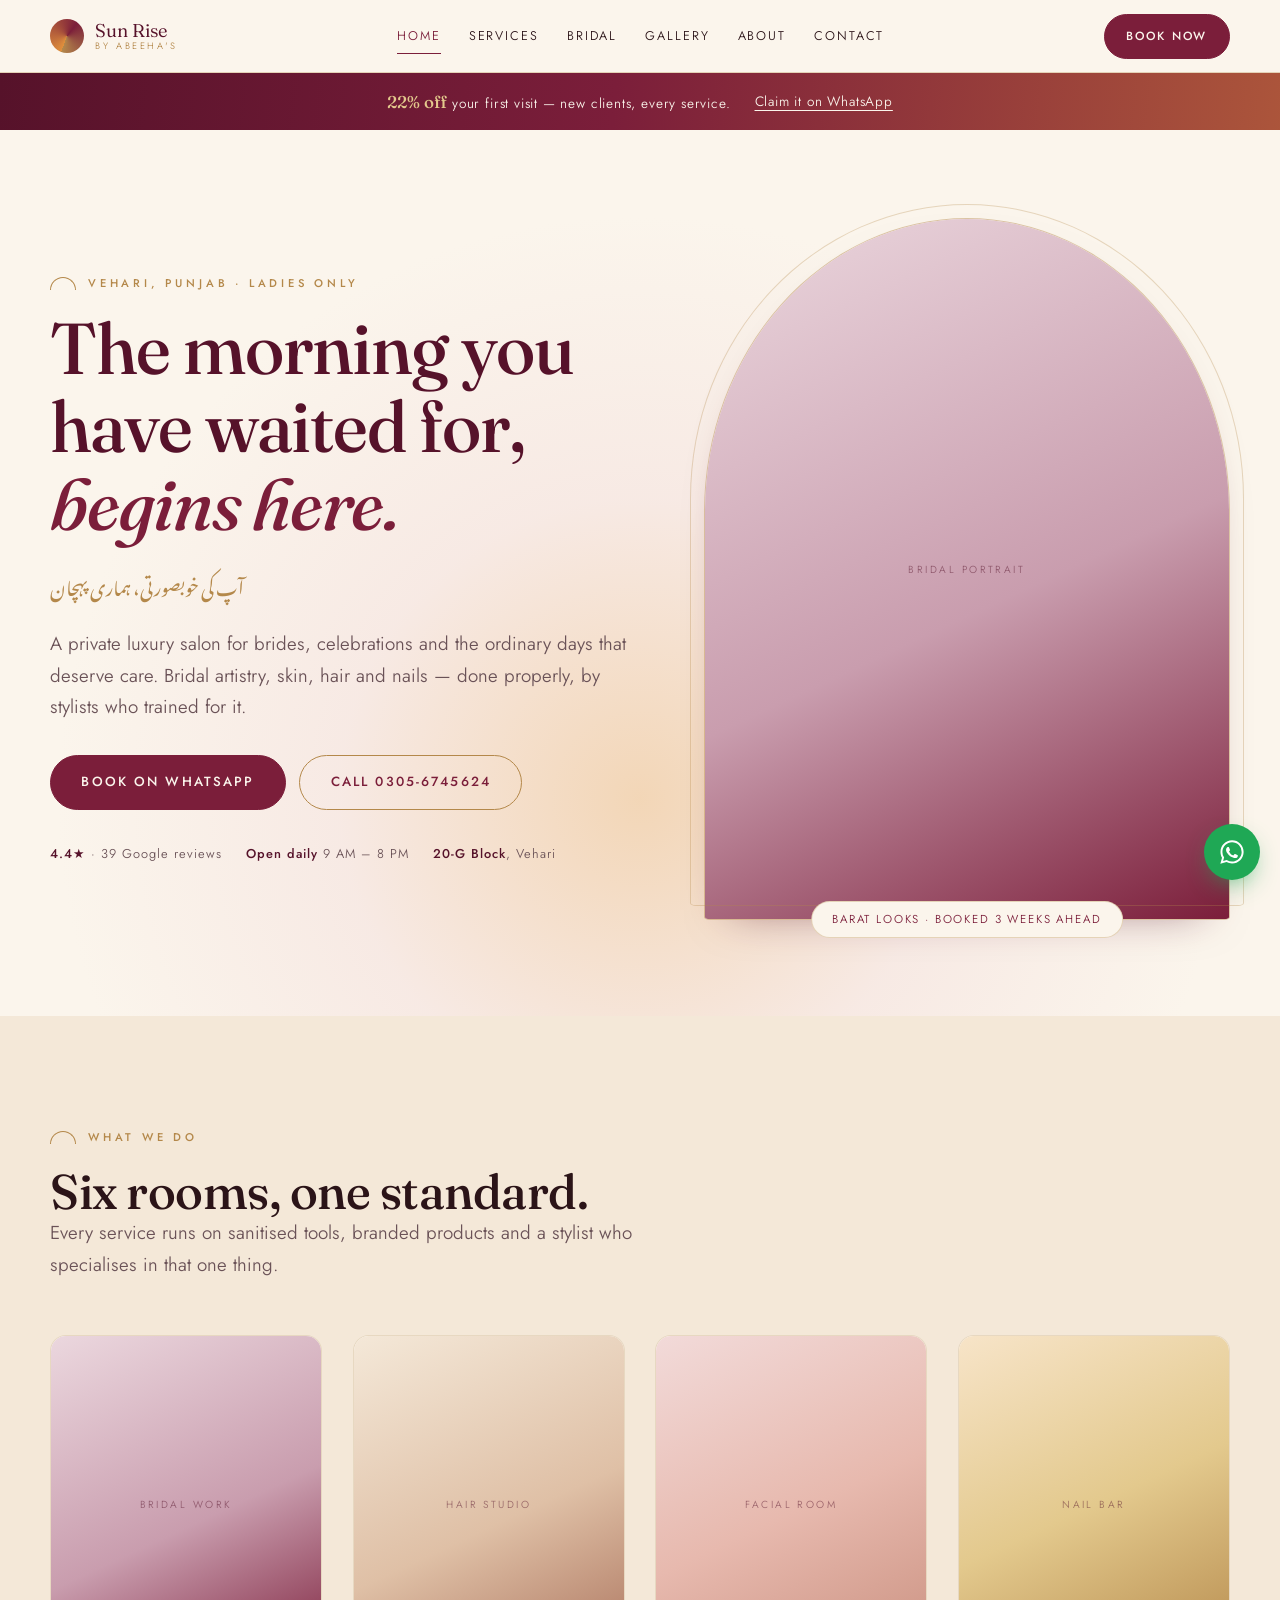
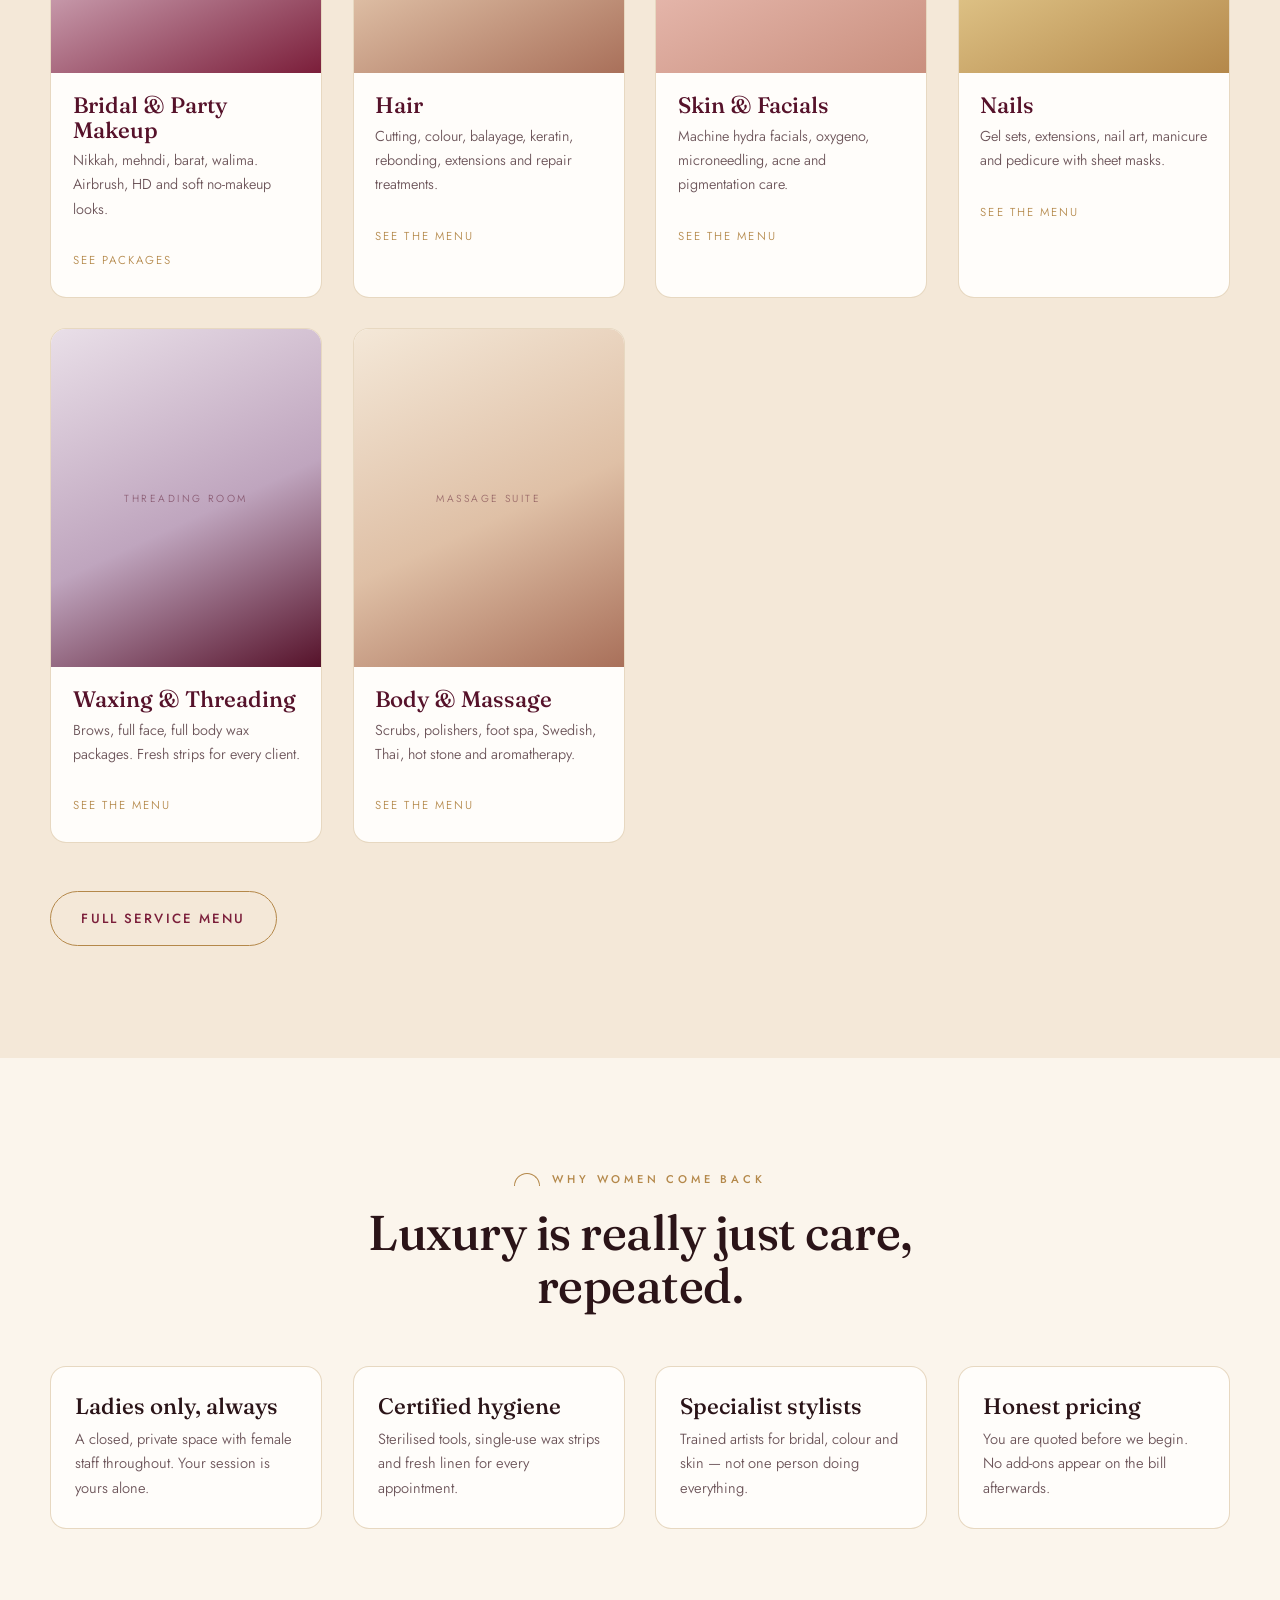
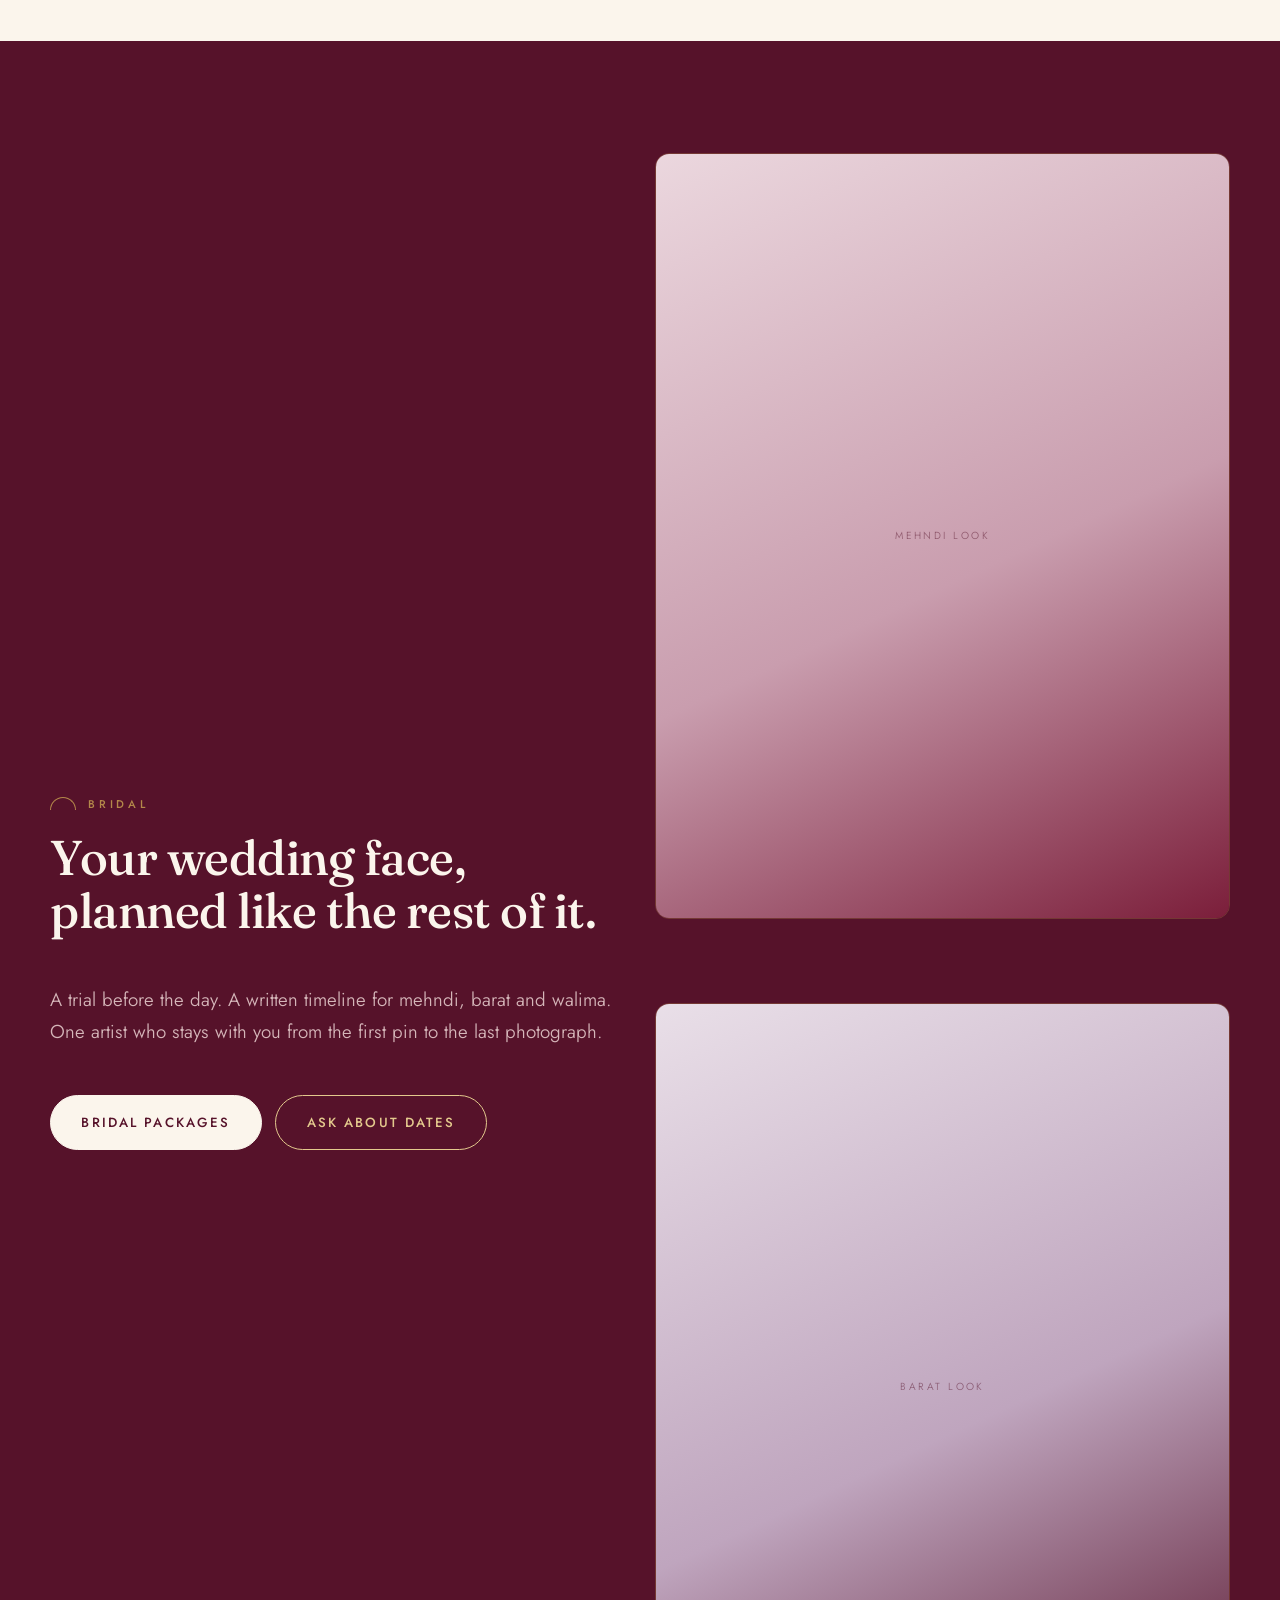
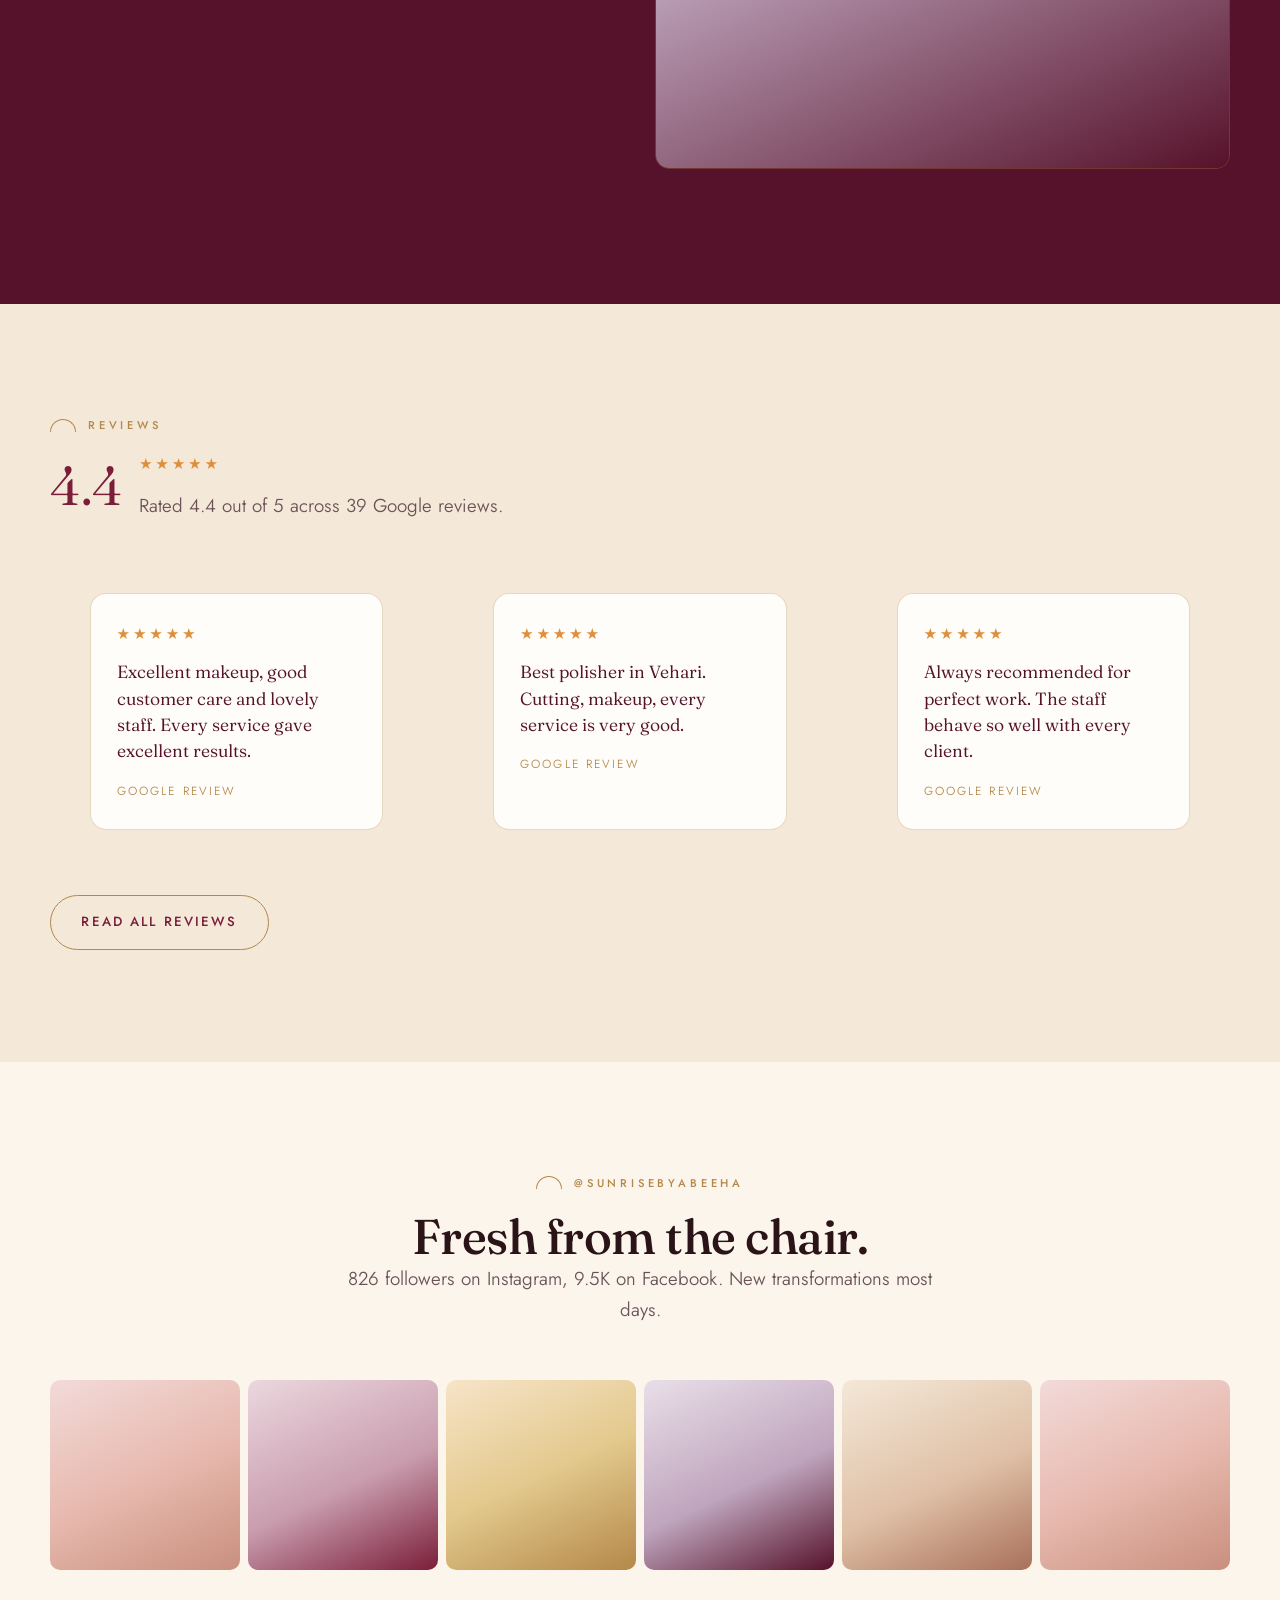
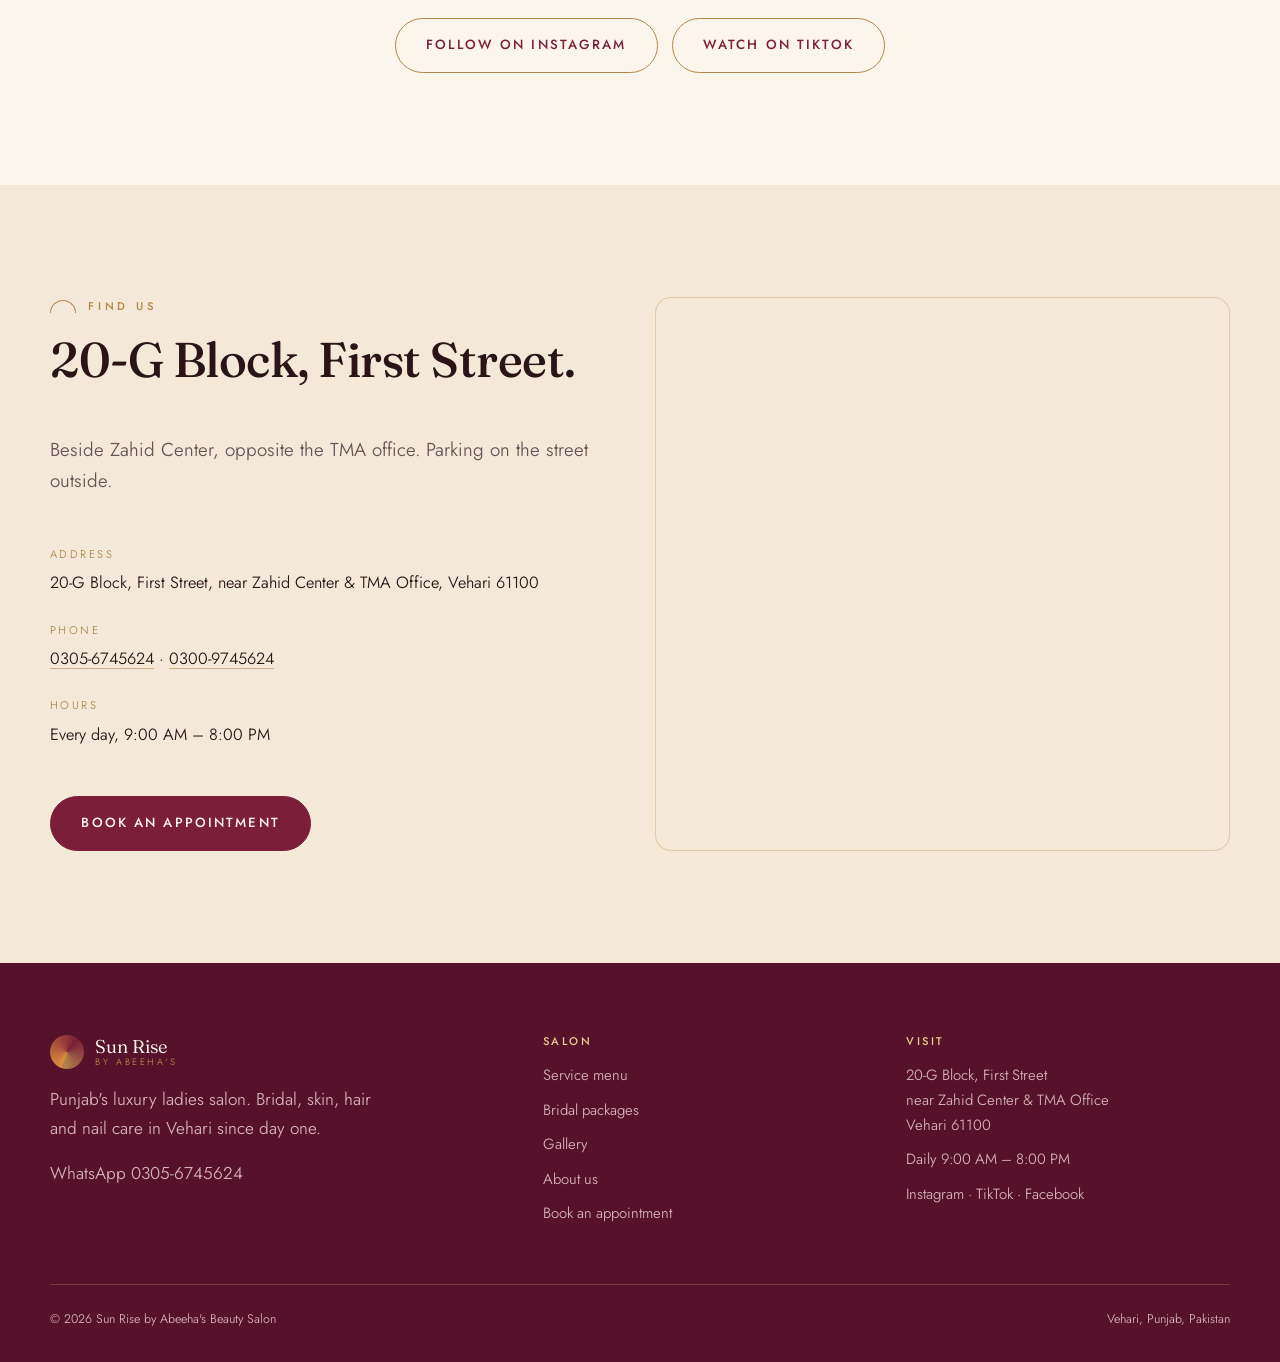
<file: index.html>
<!DOCTYPE html>
<html lang="en">
<head>
<meta charset="utf-8">
<meta name="viewport" content="width=device-width, initial-scale=1">
<title>Sun Rise by Abeeha's Beauty Salon — Luxury Ladies Salon in Vehari</title>
<meta name="description" content="Vehari's luxury ladies-only beauty salon. Bridal makeup, hydra facials, hair colour, nails and massage by certified stylists. Open daily 9 AM–8 PM. 22% off your first visit.">
<link rel="canonical" href="https://bilalaivideo-hash.github.io/sunrise-salon/">
<meta property="og:type" content="website">
<meta property="og:url" content="https://bilalaivideo-hash.github.io/sunrise-salon/">
<meta property="og:site_name" content="Sun Rise by Abeeha's Beauty Salon">
<meta name="twitter:card" content="summary_large_image">
<meta property="og:title" content="Sun Rise by Abeeha's Beauty Salon — Luxury Ladies Salon in Vehari">
<meta property="og:description" content="Bridal makeup, skin, hair and nail care in a private ladies-only salon in Vehari. 22% off your first visit.">
<meta property="og:image" content="https://bilalaivideo-hash.github.io/sunrise-salon/og-cover.png">
<meta property="og:locale" content="en_PK">
<meta name="theme-color" content="#7B1E3A">
<link rel="preconnect" href="https://fonts.googleapis.com">
<link rel="preconnect" href="https://fonts.gstatic.com" crossorigin>
<link href="https://fonts.googleapis.com/css2?family=Fraunces:ital,opsz,wght@0,9..144,400;0,9..144,500;1,9..144,400&family=Jost:wght@300;400;500&family=Noto+Nastaliq+Urdu:wght@400&display=swap" rel="stylesheet">
<link rel="icon" href="favicon.svg" type="image/svg+xml">
<link rel="apple-touch-icon" href="favicon.svg">
<link rel="stylesheet" href="styles.css">

<!-- Local business structured data. UPDATE the geo coordinates and URL once the domain is live. -->
<script type="application/ld+json">
{
  "@context": "https://schema.org",
  "@type": "BeautySalon",
  "name": "Sun Rise by Abeeha's Beauty Salon",
  "description": "Luxury ladies-only beauty salon in Vehari offering bridal makeup, facials, hair, nails, waxing and massage.",
  "image": "https://bilalaivideo-hash.github.io/sunrise-salon/og-cover.png",
  "url": "https://bilalaivideo-hash.github.io/sunrise-salon/",
  "telephone": "+923056745624",
  "priceRange": "$$",
  "currenciesAccepted": "PKR",
  "address": {
    "@type": "PostalAddress",
    "streetAddress": "20-G Block, First Street, near Zahid Center & TMA Office",
    "addressLocality": "Vehari",
    "addressRegion": "Punjab",
    "postalCode": "61100",
    "addressCountry": "PK"
  },
  "geo": { "@type": "GeoCoordinates", "latitude": 30.0442, "longitude": 72.3441 },
  "openingHoursSpecification": [{
    "@type": "OpeningHoursSpecification",
    "dayOfWeek": ["Monday","Tuesday","Wednesday","Thursday","Friday","Saturday","Sunday"],
    "opens": "09:00", "closes": "20:00"
  }],
  "aggregateRating": { "@type": "AggregateRating", "ratingValue": "4.4", "reviewCount": "39" },
  "sameAs": [
    "https://www.instagram.com/sunrisebyabeeha",
    "https://www.tiktok.com/@sunrisesaloon",
    "https://www.facebook.com/SunRiseByAbeehasBeautySalon"
  ],
  "hasOfferCatalog": {
    "@type": "OfferCatalog",
    "name": "Salon services",
    "itemListElement": [
      { "@type": "Offer", "itemOffered": { "@type": "Service", "name": "Bridal makeup" } },
      { "@type": "Offer", "itemOffered": { "@type": "Service", "name": "Hydra facial" } },
      { "@type": "Offer", "itemOffered": { "@type": "Service", "name": "Hair colour and styling" } },
      { "@type": "Offer", "itemOffered": { "@type": "Service", "name": "Manicure and pedicure" } }
    ]
  }
}
</script>
</head>

<body>
<a class="skip" href="#main">Skip to content</a>

<!-- ===== Header ===== -->
<header class="top">
  <div class="shell top__in">
    <a class="brand" href="index.html">
      <span class="brand__mark" aria-hidden="true"></span>
      <span class="brand__name">Sun Rise<span class="brand__sub">by Abeeha's</span></span>
    </a>
    <nav class="nav" id="nav" aria-label="Main">
      <a href="index.html" aria-current="page">Home</a>
      <a href="services.html">Services</a>
      <a href="bridal.html">Bridal</a>
      <a href="gallery.html">Gallery</a>
      <a href="about.html">About</a>
      <a href="contact.html">Contact</a>
    </nav>
    <a class="btn top__cta" href="contact.html">Book now</a>
    <button class="burger" type="button" aria-expanded="false" aria-controls="nav">
      <span></span><span></span><span></span>
      <span class="sr">Menu</span>
    </button>
  </div>
</header>

<!-- ===== Offer ribbon ===== -->
<div class="ribbon">
  <div class="shell ribbon__in">
    <span><b>22% off</b> your first visit — new clients, every service.</span>
    <a href="https://wa.me/923056745624?text=Assalam-o-Alaikum!%20I%20am%20a%20new%20client%20and%20would%20like%20to%20claim%20the%2022%25%20first-visit%20offer.">Claim it on WhatsApp</a>
  </div>
</div>

<main id="main">

  <!-- ===== Hero ===== -->
  <section class="hero">
    <div class="shell hero__in">
      <div>
        <p class="eyebrow">Vehari, Punjab · Ladies only</p>
        <h1>The morning you<br>have waited for,<br><em>begins here.</em></h1>
        <p class="hero__urdu" lang="ur">آپ کی خوبصورتی، ہماری پہچان</p>
        <p class="lede">A private luxury salon for brides, celebrations and the ordinary days that deserve care. Bridal artistry, skin, hair and nails — done properly, by stylists who trained for it.</p>
        <div class="btn-row">
          <a class="btn" href="https://wa.me/923056745624?text=Assalam-o-Alaikum!%20I%20would%20like%20to%20book%20an%20appointment." rel="noopener">Book on WhatsApp</a>
          <a class="btn btn--ghost" href="tel:+923056745624">Call 0305-6745624</a>
        </div>
        <div class="hero__meta">
          <span><b>4.4★</b> · 39 Google reviews</span>
          <span><b>Open daily</b> 9 AM – 8 PM</span>
          <span><b>20-G Block</b>, Vehari</span>
        </div>
      </div>

      <div class="niche">
        <!-- REPLACE: bridal portrait, shot vertically (3:4). Ideal size 900×1200. -->
        <div class="niche__frame"><div class="ph ph--c">Bridal portrait</div></div>
        <span class="niche__tag">Barat looks · Booked 3 weeks ahead</span>
      </div>
    </div>
  </section>

  <!-- ===== Services ===== -->
  <section class="band band--tint">
    <div class="shell">
      <div class="head rise">
        <p class="eyebrow">What we do</p>
        <h2>Six rooms, one standard.</h2>
        <p class="lede">Every service runs on sanitised tools, branded products and a stylist who specialises in that one thing.</p>
      </div>

      <div class="grid grid--3 rise">
        <a class="cat" href="bridal.html">
          <div class="cat__img"><div class="ph ph--c">Bridal work</div></div>
          <div class="cat__body">
            <h3>Bridal &amp; Party Makeup</h3>
            <p>Nikkah, mehndi, barat, walima. Airbrush, HD and soft no-makeup looks.</p>
            <span class="cat__more">See packages</span>
          </div>
        </a>
        <a class="cat" href="services.html#hair">
          <div class="cat__img"><div class="ph ph--d">Hair studio</div></div>
          <div class="cat__body">
            <h3>Hair</h3>
            <p>Cutting, colour, balayage, keratin, rebonding, extensions and repair treatments.</p>
            <span class="cat__more">See the menu</span>
          </div>
        </a>
        <a class="cat" href="services.html#skin">
          <div class="cat__img"><div class="ph ph--a">Facial room</div></div>
          <div class="cat__body">
            <h3>Skin &amp; Facials</h3>
            <p>Machine hydra facials, oxygeno, microneedling, acne and pigmentation care.</p>
            <span class="cat__more">See the menu</span>
          </div>
        </a>
        <a class="cat" href="services.html#nails">
          <div class="cat__img"><div class="ph ph--b">Nail bar</div></div>
          <div class="cat__body">
            <h3>Nails</h3>
            <p>Gel sets, extensions, nail art, manicure and pedicure with sheet masks.</p>
            <span class="cat__more">See the menu</span>
          </div>
        </a>
        <a class="cat" href="services.html#wax">
          <div class="cat__img"><div class="ph ph--e">Threading room</div></div>
          <div class="cat__body">
            <h3>Waxing &amp; Threading</h3>
            <p>Brows, full face, full body wax packages. Fresh strips for every client.</p>
            <span class="cat__more">See the menu</span>
          </div>
        </a>
        <a class="cat" href="services.html#body">
          <div class="cat__img"><div class="ph ph--d">Massage suite</div></div>
          <div class="cat__body">
            <h3>Body &amp; Massage</h3>
            <p>Scrubs, polishers, foot spa, Swedish, Thai, hot stone and aromatherapy.</p>
            <span class="cat__more">See the menu</span>
          </div>
        </a>
      </div>

      <div class="btn-row mt rise"><a class="btn btn--ghost" href="services.html">Full service menu</a></div>
    </div>
  </section>

  <!-- ===== Why us ===== -->
  <section class="band">
    <div class="shell">
      <div class="head head--center rise">
        <p class="eyebrow eyebrow--center">Why women come back</p>
        <h2>Luxury is really just care, repeated.</h2>
      </div>
      <div class="grid grid--4 rise">
        <div class="value">
          <h3>Ladies only, always</h3>
          <p>A closed, private space with female staff throughout. Your session is yours alone.</p>
        </div>
        <div class="value">
          <h3>Certified hygiene</h3>
          <p>Sterilised tools, single-use wax strips and fresh linen for every appointment.</p>
        </div>
        <div class="value">
          <h3>Specialist stylists</h3>
          <p>Trained artists for bridal, colour and skin — not one person doing everything.</p>
        </div>
        <div class="value">
          <h3>Honest pricing</h3>
          <p>You are quoted before we begin. No add-ons appear on the bill afterwards.</p>
        </div>
      </div>
    </div>
  </section>

  <!-- ===== Bridal strip ===== -->
  <section class="band band--rose">
    <div class="shell grid grid--2" style="align-items:center">
      <div class="rise">
        <p class="eyebrow">Bridal</p>
        <h2>Your wedding face,<br>planned like the rest of it.</h2>
        <p class="lede mt">A trial before the day. A written timeline for mehndi, barat and walima. One artist who stays with you from the first pin to the last photograph.</p>
        <div class="btn-row mt">
          <a class="btn btn--light" href="bridal.html">Bridal packages</a>
          <a class="btn btn--ghost" style="color:var(--gold-light);border-color:var(--gold-light)" href="https://wa.me/923056745624?text=Assalam-o-Alaikum!%20I%20would%20like%20to%20ask%20about%20bridal%20packages.">Ask about dates</a>
        </div>
      </div>
      <div class="grid grid--2 rise">
        <!-- REPLACE: two bridal photos, square or 3:4 -->
        <div class="shot shot--tall" style="cursor:default"><div class="ph ph--c">Mehndi look</div></div>
        <div class="shot shot--tall" style="cursor:default;margin-top:2rem"><div class="ph ph--e">Barat look</div></div>
      </div>
    </div>
  </section>

  <!-- ===== Reviews ===== -->
  <section class="band band--tint">
    <div class="shell">
      <div class="head rise">
        <p class="eyebrow">Reviews</p>
        <div class="score">
          <span class="score__n">4.4</span>
          <div>
            <div class="stars" aria-hidden="true">★★★★★</div>
            <p class="lede">Rated 4.4 out of 5 across 39 Google reviews.</p>
          </div>
        </div>
      </div>
      <div class="grid grid--3 rise">
        <blockquote class="review">
          <div class="stars" aria-hidden="true">★★★★★</div>
          <p>Excellent makeup, good customer care and lovely staff. Every service gave excellent results.</p>
          <cite>Google review</cite>
        </blockquote>
        <blockquote class="review">
          <div class="stars" aria-hidden="true">★★★★★</div>
          <p>Best polisher in Vehari. Cutting, makeup, every service is very good.</p>
          <cite>Google review</cite>
        </blockquote>
        <blockquote class="review">
          <div class="stars" aria-hidden="true">★★★★★</div>
          <p>Always recommended for perfect work. The staff behave so well with every client.</p>
          <cite>Google review</cite>
        </blockquote>
      </div>
      <!-- REPLACE the three quotes above with your latest Google reviews. -->
      <div class="btn-row mt rise"><a class="btn btn--ghost" href="https://www.google.com/search?q=Sun+Rise+by+Abeeha%27s+Beauty+Salon+Vehari" rel="noopener">Read all reviews</a></div>
    </div>
  </section>

  <!-- ===== Instagram ===== -->
  <section class="band">
    <div class="shell">
      <div class="head head--center rise">
        <p class="eyebrow eyebrow--center">@sunrisebyabeeha</p>
        <h2>Fresh from the chair.</h2>
        <p class="lede">826 followers on Instagram, 9.5K on Facebook. New transformations most days.</p>
      </div>
      <!-- REPLACE: six recent Instagram squares, or install a free feed widget here. -->
      <div class="ig rise">
        <a href="https://www.instagram.com/sunrisebyabeeha" rel="noopener"><div class="ph ph--a">Post</div></a>
        <a href="https://www.instagram.com/sunrisebyabeeha" rel="noopener"><div class="ph ph--c">Post</div></a>
        <a href="https://www.instagram.com/sunrisebyabeeha" rel="noopener"><div class="ph ph--b">Post</div></a>
        <a href="https://www.instagram.com/sunrisebyabeeha" rel="noopener"><div class="ph ph--e">Post</div></a>
        <a href="https://www.instagram.com/sunrisebyabeeha" rel="noopener"><div class="ph ph--d">Post</div></a>
        <a href="https://www.instagram.com/sunrisebyabeeha" rel="noopener"><div class="ph ph--a">Post</div></a>
      </div>
      <div class="btn-row mt rise" style="justify-content:center">
        <a class="btn btn--ghost" href="https://www.instagram.com/sunrisebyabeeha" rel="noopener">Follow on Instagram</a>
        <a class="btn btn--ghost" href="https://www.tiktok.com/@sunrisesaloon" rel="noopener">Watch on TikTok</a>
      </div>
    </div>
  </section>

  <!-- ===== Visit ===== -->
  <section class="band band--tint">
    <div class="shell grid grid--2">
      <div class="rise">
        <p class="eyebrow">Find us</p>
        <h2>20-G Block, First Street.</h2>
        <p class="lede mt">Beside Zahid Center, opposite the TMA office. Parking on the street outside.</p>
        <dl class="info mt">
          <div><dt>Address</dt><dd>20-G Block, First Street, near Zahid Center &amp; TMA Office, Vehari 61100</dd></div>
          <div><dt>Phone</dt><dd><a href="tel:+923056745624">0305-6745624</a> · <a href="tel:+923009745624">0300-9745624</a></dd></div>
          <div><dt>Hours</dt><dd>Every day, 9:00 AM – 8:00 PM</dd></div>
        </dl>
        <div class="btn-row mt"><a class="btn" href="contact.html">Book an appointment</a></div>
      </div>
      <!-- REPLACE the src below with your own Google Maps embed:
           Google Maps → search the salon → Share → Embed a map → copy the iframe. -->
      <div class="map-frame rise">
        <iframe title="Map to Sun Rise by Abeeha's Beauty Salon, Vehari" loading="lazy" referrerpolicy="no-referrer-when-downgrade"
          src="https://www.google.com/maps?q=20-G%20Block%20First%20Street%20near%20Zahid%20Center%20Vehari&output=embed"></iframe>
      </div>
    </div>
  </section>

</main>

<!-- ===== Footer ===== -->
<footer class="foot">
  <div class="shell">
    <div class="foot__grid">
      <div>
        <a class="brand" href="index.html">
          <span class="brand__mark" aria-hidden="true"></span>
          <span class="brand__name">Sun Rise<span class="brand__sub">by Abeeha's</span></span>
        </a>
        <p style="margin-top:1rem;max-width:34ch">Punjab's luxury ladies salon. Bridal, skin, hair and nail care in Vehari since day one.</p>
        <p style="margin-top:1rem"><a href="https://wa.me/923056745624">WhatsApp 0305-6745624</a></p>
      </div>
      <div>
        <h4>Salon</h4>
        <ul>
          <li><a href="services.html">Service menu</a></li>
          <li><a href="bridal.html">Bridal packages</a></li>
          <li><a href="gallery.html">Gallery</a></li>
          <li><a href="about.html">About us</a></li>
          <li><a href="contact.html">Book an appointment</a></li>
        </ul>
      </div>
      <div>
        <h4>Visit</h4>
        <ul>
          <li>20-G Block, First Street<br>near Zahid Center &amp; TMA Office<br>Vehari 61100</li>
          <li>Daily 9:00 AM – 8:00 PM</li>
          <li><a href="https://www.instagram.com/sunrisebyabeeha">Instagram</a> · <a href="https://www.tiktok.com/@sunrisesaloon">TikTok</a> · <a href="https://www.facebook.com/SunRiseByAbeehasBeautySalon">Facebook</a></li>
        </ul>
      </div>
    </div>
    <div class="foot__base">
      <span>© <span data-year>2026</span> Sun Rise by Abeeha's Beauty Salon</span>
      <span>Vehari, Punjab, Pakistan</span>
    </div>
  </div>
</footer>

<!-- ===== Persistent contact ===== -->
<a class="wa" href="https://wa.me/923056745624?text=Assalam-o-Alaikum!%20I%20would%20like%20to%20book%20an%20appointment." aria-label="Message us on WhatsApp" rel="noopener">
  <svg viewBox="0 0 24 24" aria-hidden="true"><path d="M12.04 2C6.58 2 2.13 6.45 2.13 11.91c0 1.75.46 3.45 1.32 4.95L2 22l5.25-1.38a9.9 9.9 0 0 0 4.79 1.22h.01c5.46 0 9.91-4.45 9.91-9.91 0-2.65-1.03-5.14-2.9-7.01A9.82 9.82 0 0 0 12.04 2m0 1.67c2.2 0 4.27.86 5.83 2.42a8.2 8.2 0 0 1 2.41 5.82c0 4.54-3.7 8.24-8.25 8.24a8.23 8.23 0 0 1-4.19-1.15l-.3-.18-3.12.82.83-3.04-.2-.31a8.19 8.19 0 0 1-1.26-4.38c0-4.54 3.7-8.24 8.25-8.24m-3.6 4.1c-.17 0-.44.06-.67.31-.23.25-.88.86-.88 2.1s.9 2.43 1.03 2.6c.13.16 1.76 2.68 4.26 3.76.6.26 1.06.41 1.42.53.6.19 1.14.16 1.57.1.48-.07 1.48-.6 1.68-1.19.21-.58.21-1.08.15-1.19-.06-.1-.23-.16-.48-.29-.25-.12-1.48-.73-1.71-.81-.23-.09-.4-.13-.56.12-.17.25-.64.81-.79.98-.14.16-.29.19-.54.06-.25-.12-1.06-.39-2.01-1.24-.74-.66-1.24-1.48-1.39-1.73-.14-.25-.01-.38.11-.51.11-.11.25-.29.37-.43.13-.15.17-.25.25-.42.08-.16.04-.31-.02-.43-.06-.13-.55-1.36-.77-1.85-.2-.48-.41-.42-.56-.42z"/></svg>
</a>
<nav class="callbar" aria-label="Quick contact">
  <a class="callbar__call" href="tel:+923056745624">Call salon</a>
  <a class="callbar__wa" href="https://wa.me/923056745624?text=Assalam-o-Alaikum!%20I%20would%20like%20to%20book%20an%20appointment." rel="noopener">WhatsApp</a>
</nav>

<script src="site.js" defer></script>
</body>
</html>
</file>
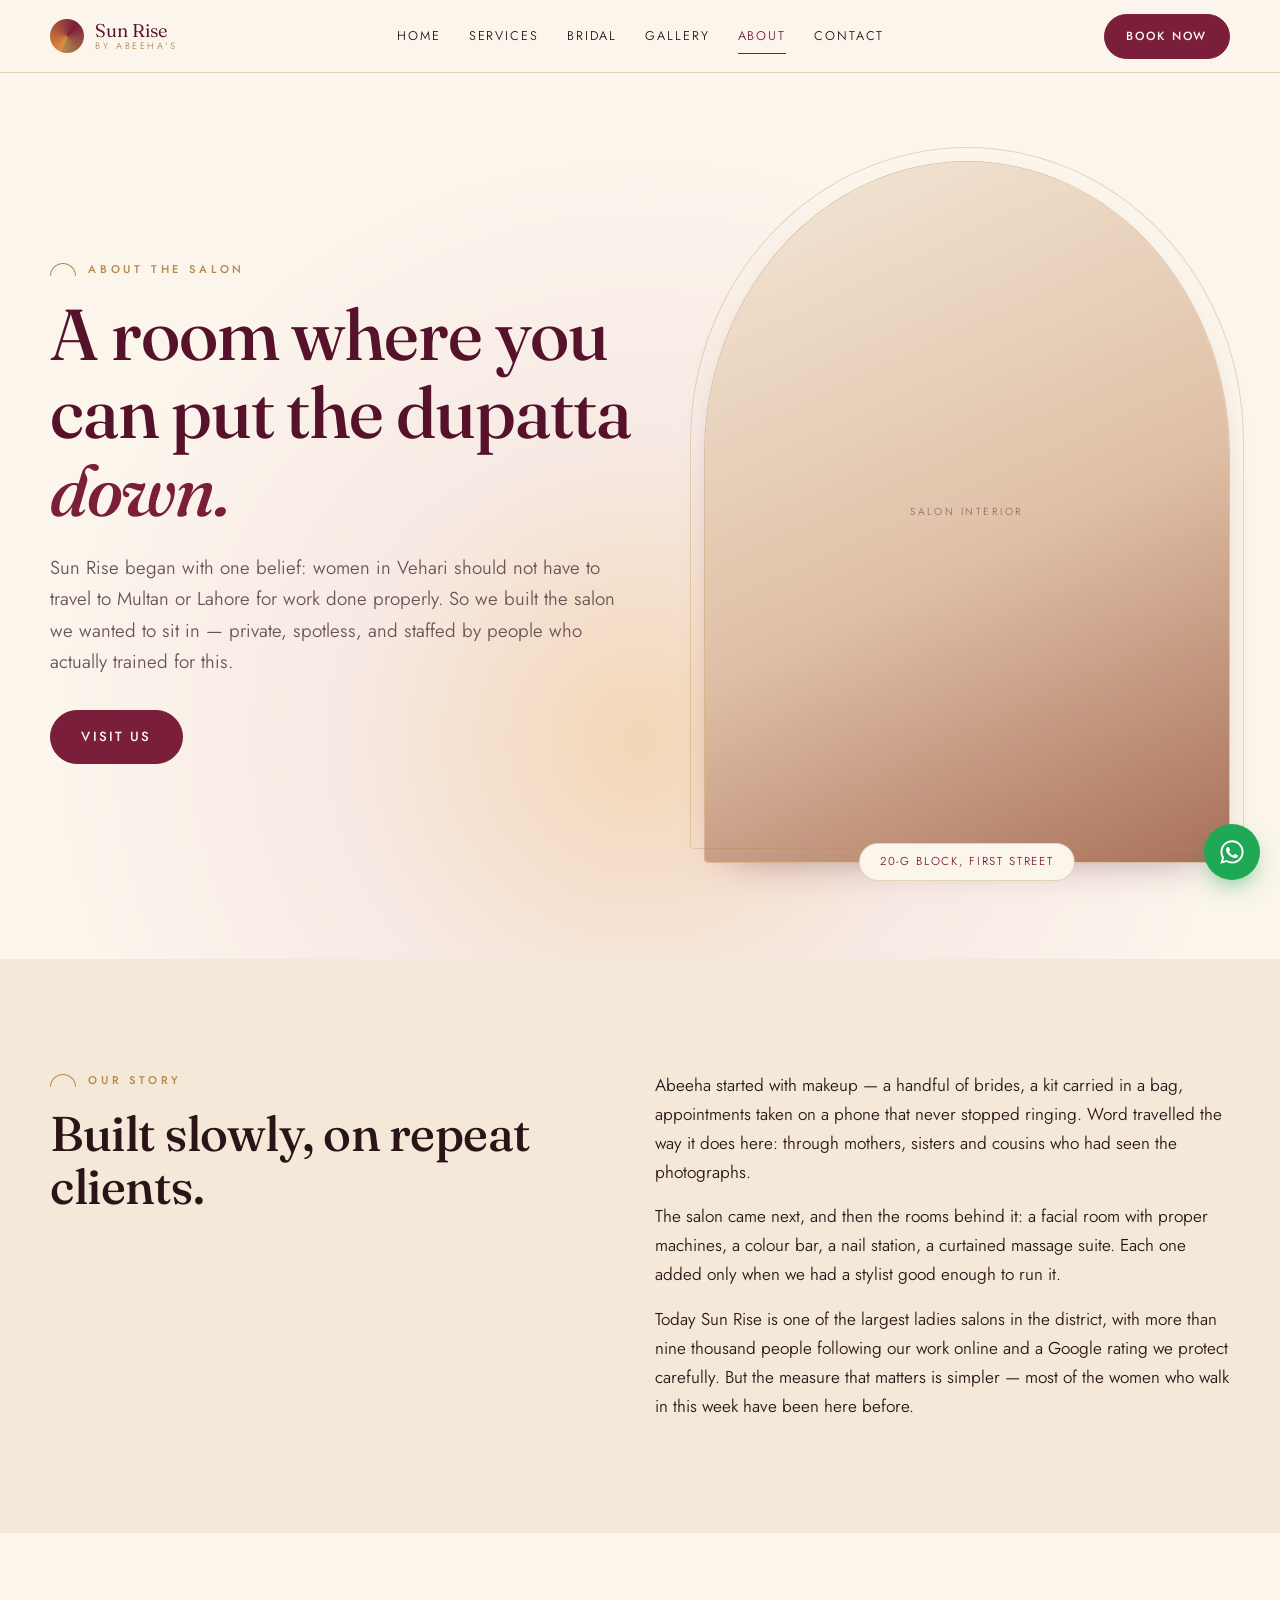
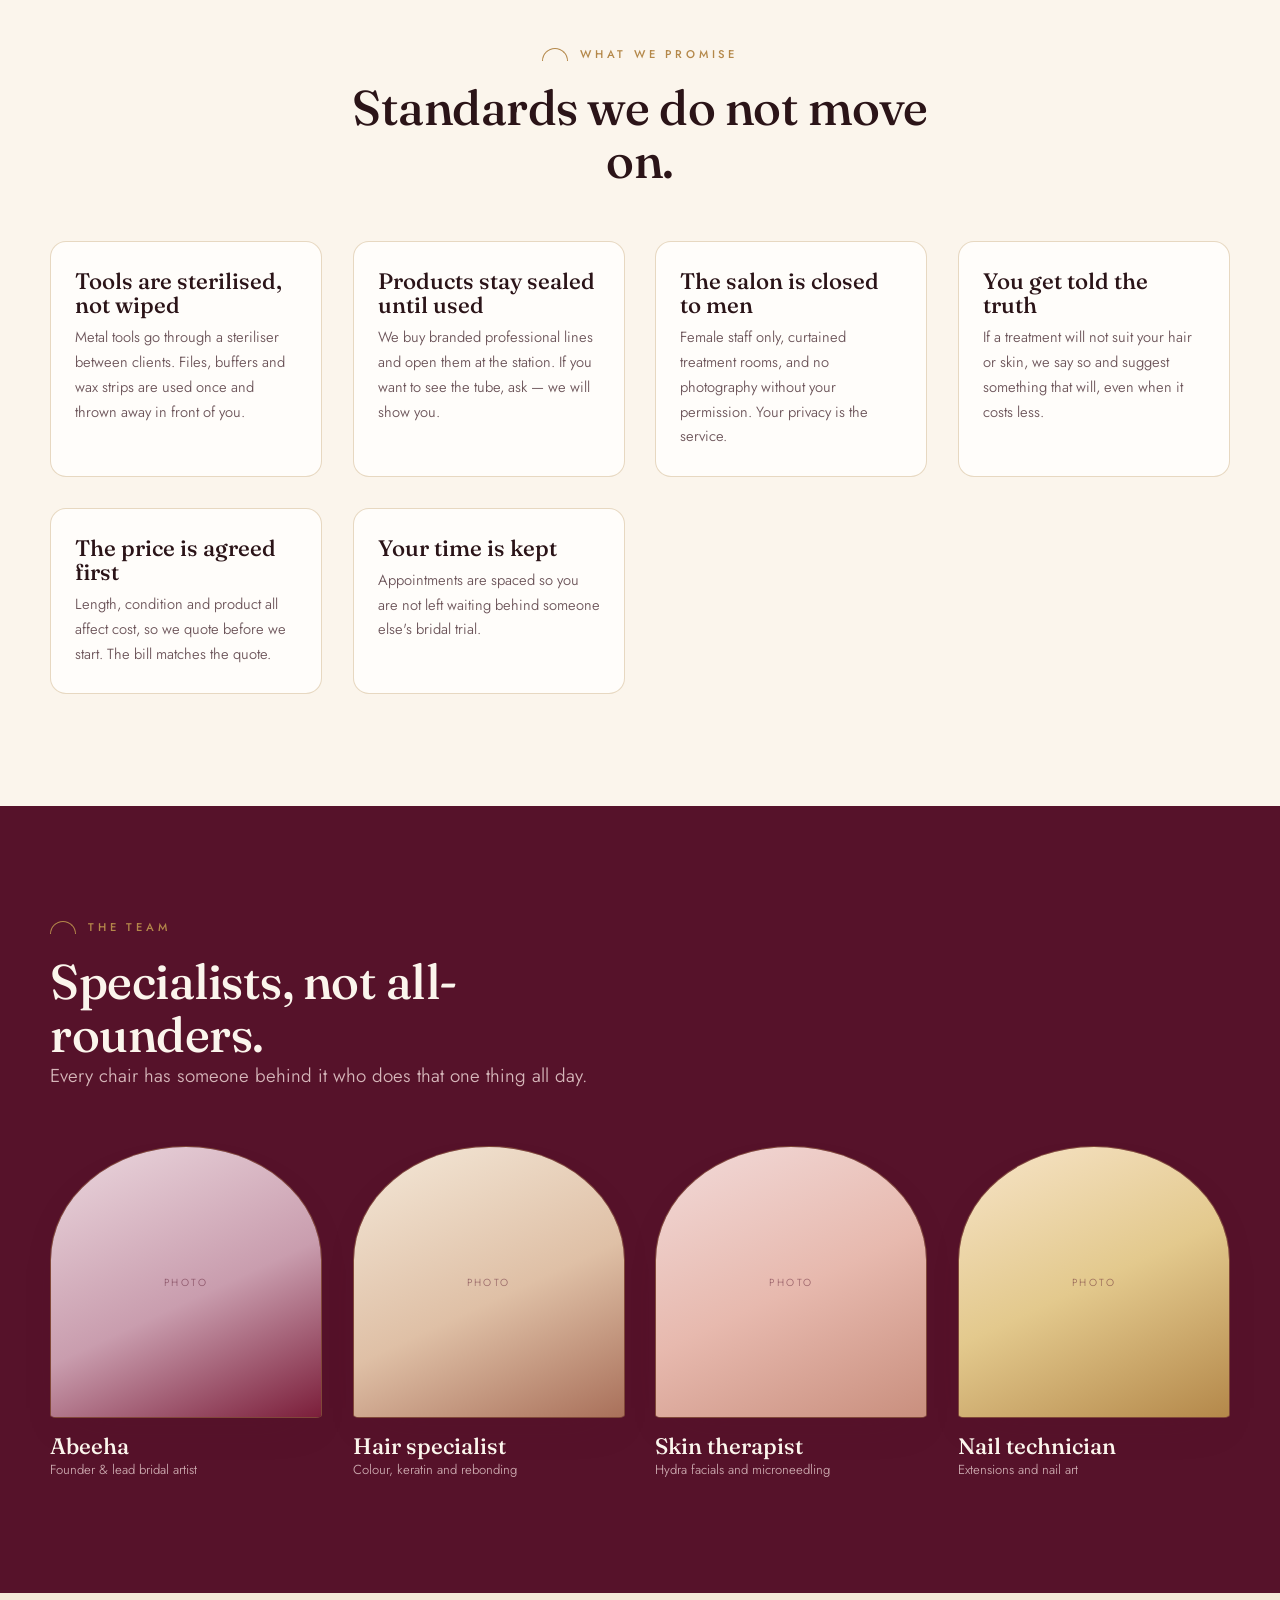
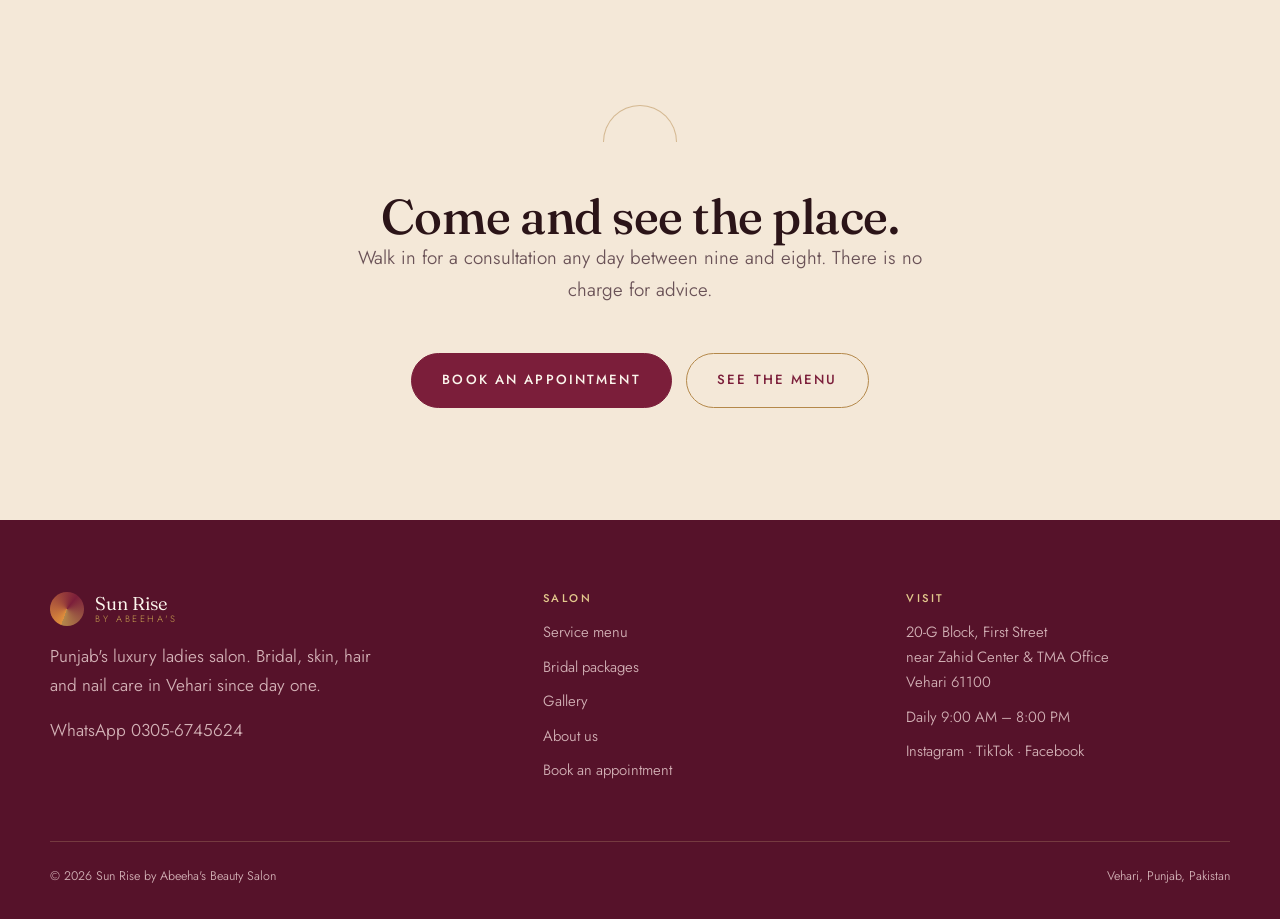
<file: about.html>
<!DOCTYPE html>
<html lang="en">
<head>
<meta charset="utf-8">
<meta name="viewport" content="width=device-width, initial-scale=1">
<title>About Us — Ladies Salon in Vehari | Sun Rise by Abeeha's Beauty Salon</title>
<meta name="description" content="Meet the team behind Vehari's luxury ladies salon. Our story, our hygiene standards, and the stylists who look after bridal, hair, skin and nails.">
<link rel="canonical" href="https://bilalaivideo-hash.github.io/sunrise-salon/about.html">
<meta property="og:type" content="website">
<meta property="og:url" content="https://bilalaivideo-hash.github.io/sunrise-salon/about.html">
<meta property="og:site_name" content="Sun Rise by Abeeha's Beauty Salon">
<meta name="twitter:card" content="summary_large_image">
<meta property="og:title" content="About — Sun Rise by Abeeha's Beauty Salon, Vehari">
<meta property="og:description" content="A private ladies-only salon built on hygiene, training and honest advice.">
<meta property="og:image" content="https://bilalaivideo-hash.github.io/sunrise-salon/og-cover.png">
<meta name="theme-color" content="#7B1E3A">
<link rel="preconnect" href="https://fonts.googleapis.com">
<link rel="preconnect" href="https://fonts.gstatic.com" crossorigin>
<link href="https://fonts.googleapis.com/css2?family=Fraunces:ital,opsz,wght@0,9..144,400;0,9..144,500;1,9..144,400&family=Jost:wght@300;400;500&family=Noto+Nastaliq+Urdu:wght@400&display=swap" rel="stylesheet">
<link rel="icon" href="favicon.svg" type="image/svg+xml">
<link rel="apple-touch-icon" href="favicon.svg">
<link rel="stylesheet" href="styles.css">
</head>

<body>
<a class="skip" href="#main">Skip to content</a>

<!-- ===== Header ===== -->
<header class="top">
  <div class="shell top__in">
    <a class="brand" href="index.html">
      <span class="brand__mark" aria-hidden="true"></span>
      <span class="brand__name">Sun Rise<span class="brand__sub">by Abeeha's</span></span>
    </a>
    <nav class="nav" id="nav" aria-label="Main">
      <a href="index.html" >Home</a>
      <a href="services.html">Services</a>
      <a href="bridal.html">Bridal</a>
      <a href="gallery.html">Gallery</a>
      <a href="about.html" aria-current="page">About</a>
      <a href="contact.html">Contact</a>
    </nav>
    <a class="btn top__cta" href="contact.html">Book now</a>
    <button class="burger" type="button" aria-expanded="false" aria-controls="nav">
      <span></span><span></span><span></span>
      <span class="sr">Menu</span>
    </button>
  </div>
</header>


<main id="main">

  <section class="hero">
    <div class="shell hero__in">
      <div>
        <p class="eyebrow">About the salon</p>
        <h1>A room where you<br>can put the dupatta<br><em>down.</em></h1>
        <p class="lede">Sun Rise began with one belief: women in Vehari should not have to travel to Multan or Lahore for work done properly. So we built the salon we wanted to sit in — private, spotless, and staffed by people who actually trained for this.</p>
        <div class="btn-row"><a class="btn" href="contact.html">Visit us</a></div>
      </div>
      <div class="niche">
        <!-- REPLACE: interior photograph of the salon, 3:4 vertical -->
        <div class="niche__frame"><div class="ph ph--d">Salon interior</div></div>
        <span class="niche__tag">20-G Block, First Street</span>
      </div>
    </div>
  </section>

  <section class="band band--tint">
    <div class="shell grid grid--2">
      <div class="rise">
        <p class="eyebrow">Our story</p>
        <h2>Built slowly, on repeat clients.</h2>
      </div>
      <div class="rise">
        <p>Abeeha started with makeup — a handful of brides, a kit carried in a bag, appointments taken on a phone that never stopped ringing. Word travelled the way it does here: through mothers, sisters and cousins who had seen the photographs.</p>
        <p>The salon came next, and then the rooms behind it: a facial room with proper machines, a colour bar, a nail station, a curtained massage suite. Each one added only when we had a stylist good enough to run it.</p>
        <p>Today Sun Rise is one of the largest ladies salons in the district, with more than nine thousand people following our work online and a Google rating we protect carefully. But the measure that matters is simpler — most of the women who walk in this week have been here before.</p>
      </div>
    </div>
  </section>

  <section class="band">
    <div class="shell">
      <div class="head head--center rise">
        <p class="eyebrow eyebrow--center">What we promise</p>
        <h2>Standards we do not move on.</h2>
      </div>
      <div class="grid grid--3 rise">
        <div class="value">
          <h3>Tools are sterilised, not wiped</h3>
          <p>Metal tools go through a steriliser between clients. Files, buffers and wax strips are used once and thrown away in front of you.</p>
        </div>
        <div class="value">
          <h3>Products stay sealed until used</h3>
          <p>We buy branded professional lines and open them at the station. If you want to see the tube, ask — we will show you.</p>
        </div>
        <div class="value">
          <h3>The salon is closed to men</h3>
          <p>Female staff only, curtained treatment rooms, and no photography without your permission. Your privacy is the service.</p>
        </div>
        <div class="value">
          <h3>You get told the truth</h3>
          <p>If a treatment will not suit your hair or skin, we say so and suggest something that will, even when it costs less.</p>
        </div>
        <div class="value">
          <h3>The price is agreed first</h3>
          <p>Length, condition and product all affect cost, so we quote before we start. The bill matches the quote.</p>
        </div>
        <div class="value">
          <h3>Your time is kept</h3>
          <p>Appointments are spaced so you are not left waiting behind someone else's bridal trial.</p>
        </div>
      </div>
    </div>
  </section>

  <section class="band band--rose">
    <div class="shell">
      <div class="head rise">
        <p class="eyebrow">The team</p>
        <h2>Specialists, not all-rounders.</h2>
        <p class="lede">Every chair has someone behind it who does that one thing all day.</p>
      </div>
      <!-- REPLACE: team photographs and real names, roles and experience -->
      <div class="grid grid--4 rise">
        <div>
          <div class="niche__frame" style="aspect-ratio:1"><div class="ph ph--c">Photo</div></div>
          <h3 style="margin-top:1rem">Abeeha</h3>
          <p class="form__note" style="color:rgba(242,218,217,0.75)">Founder &amp; lead bridal artist</p>
        </div>
        <div>
          <div class="niche__frame" style="aspect-ratio:1"><div class="ph ph--d">Photo</div></div>
          <h3 style="margin-top:1rem">Hair specialist</h3>
          <p class="form__note" style="color:rgba(242,218,217,0.75)">Colour, keratin and rebonding</p>
        </div>
        <div>
          <div class="niche__frame" style="aspect-ratio:1"><div class="ph ph--a">Photo</div></div>
          <h3 style="margin-top:1rem">Skin therapist</h3>
          <p class="form__note" style="color:rgba(242,218,217,0.75)">Hydra facials and microneedling</p>
        </div>
        <div>
          <div class="niche__frame" style="aspect-ratio:1"><div class="ph ph--b">Photo</div></div>
          <h3 style="margin-top:1rem">Nail technician</h3>
          <p class="form__note" style="color:rgba(242,218,217,0.75)">Extensions and nail art</p>
        </div>
      </div>
    </div>
  </section>

  <section class="band band--tint">
    <div class="shell head head--center" style="margin-bottom:0">
      <div class="arc-rule" aria-hidden="true"></div>
      <h2>Come and see the place.</h2>
      <p class="lede">Walk in for a consultation any day between nine and eight. There is no charge for advice.</p>
      <div class="btn-row mt" style="justify-content:center">
        <a class="btn" href="contact.html">Book an appointment</a>
        <a class="btn btn--ghost" href="services.html">See the menu</a>
      </div>
    </div>
  </section>

</main>

<!-- ===== Footer ===== -->
<footer class="foot">
  <div class="shell">
    <div class="foot__grid">
      <div>
        <a class="brand" href="index.html">
          <span class="brand__mark" aria-hidden="true"></span>
          <span class="brand__name">Sun Rise<span class="brand__sub">by Abeeha's</span></span>
        </a>
        <p style="margin-top:1rem;max-width:34ch">Punjab's luxury ladies salon. Bridal, skin, hair and nail care in Vehari since day one.</p>
        <p style="margin-top:1rem"><a href="https://wa.me/923056745624">WhatsApp 0305-6745624</a></p>
      </div>
      <div>
        <h4>Salon</h4>
        <ul>
          <li><a href="services.html">Service menu</a></li>
          <li><a href="bridal.html">Bridal packages</a></li>
          <li><a href="gallery.html">Gallery</a></li>
          <li><a href="about.html">About us</a></li>
          <li><a href="contact.html">Book an appointment</a></li>
        </ul>
      </div>
      <div>
        <h4>Visit</h4>
        <ul>
          <li>20-G Block, First Street<br>near Zahid Center &amp; TMA Office<br>Vehari 61100</li>
          <li>Daily 9:00 AM – 8:00 PM</li>
          <li><a href="https://www.instagram.com/sunrisebyabeeha">Instagram</a> · <a href="https://www.tiktok.com/@sunrisesaloon">TikTok</a> · <a href="https://www.facebook.com/SunRiseByAbeehasBeautySalon">Facebook</a></li>
        </ul>
      </div>
    </div>
    <div class="foot__base">
      <span>© <span data-year>2026</span> Sun Rise by Abeeha's Beauty Salon</span>
      <span>Vehari, Punjab, Pakistan</span>
    </div>
  </div>
</footer>

<!-- ===== Persistent contact ===== -->
<a class="wa" href="https://wa.me/923056745624?text=Assalam-o-Alaikum!%20I%20would%20like%20to%20book%20an%20appointment." aria-label="Message us on WhatsApp" rel="noopener">
  <svg viewBox="0 0 24 24" aria-hidden="true"><path d="M12.04 2C6.58 2 2.13 6.45 2.13 11.91c0 1.75.46 3.45 1.32 4.95L2 22l5.25-1.38a9.9 9.9 0 0 0 4.79 1.22h.01c5.46 0 9.91-4.45 9.91-9.91 0-2.65-1.03-5.14-2.9-7.01A9.82 9.82 0 0 0 12.04 2m0 1.67c2.2 0 4.27.86 5.83 2.42a8.2 8.2 0 0 1 2.41 5.82c0 4.54-3.7 8.24-8.25 8.24a8.23 8.23 0 0 1-4.19-1.15l-.3-.18-3.12.82.83-3.04-.2-.31a8.19 8.19 0 0 1-1.26-4.38c0-4.54 3.7-8.24 8.25-8.24m-3.6 4.1c-.17 0-.44.06-.67.31-.23.25-.88.86-.88 2.1s.9 2.43 1.03 2.6c.13.16 1.76 2.68 4.26 3.76.6.26 1.06.41 1.42.53.6.19 1.14.16 1.57.1.48-.07 1.48-.6 1.68-1.19.21-.58.21-1.08.15-1.19-.06-.1-.23-.16-.48-.29-.25-.12-1.48-.73-1.71-.81-.23-.09-.4-.13-.56.12-.17.25-.64.81-.79.98-.14.16-.29.19-.54.06-.25-.12-1.06-.39-2.01-1.24-.74-.66-1.24-1.48-1.39-1.73-.14-.25-.01-.38.11-.51.11-.11.25-.29.37-.43.13-.15.17-.25.25-.42.08-.16.04-.31-.02-.43-.06-.13-.55-1.36-.77-1.85-.2-.48-.41-.42-.56-.42z"/></svg>
</a>
<nav class="callbar" aria-label="Quick contact">
  <a class="callbar__call" href="tel:+923056745624">Call salon</a>
  <a class="callbar__wa" href="https://wa.me/923056745624?text=Assalam-o-Alaikum!%20I%20would%20like%20to%20book%20an%20appointment." rel="noopener">WhatsApp</a>
</nav>


<script src="site.js" defer></script>
</body>
</html>
</file>
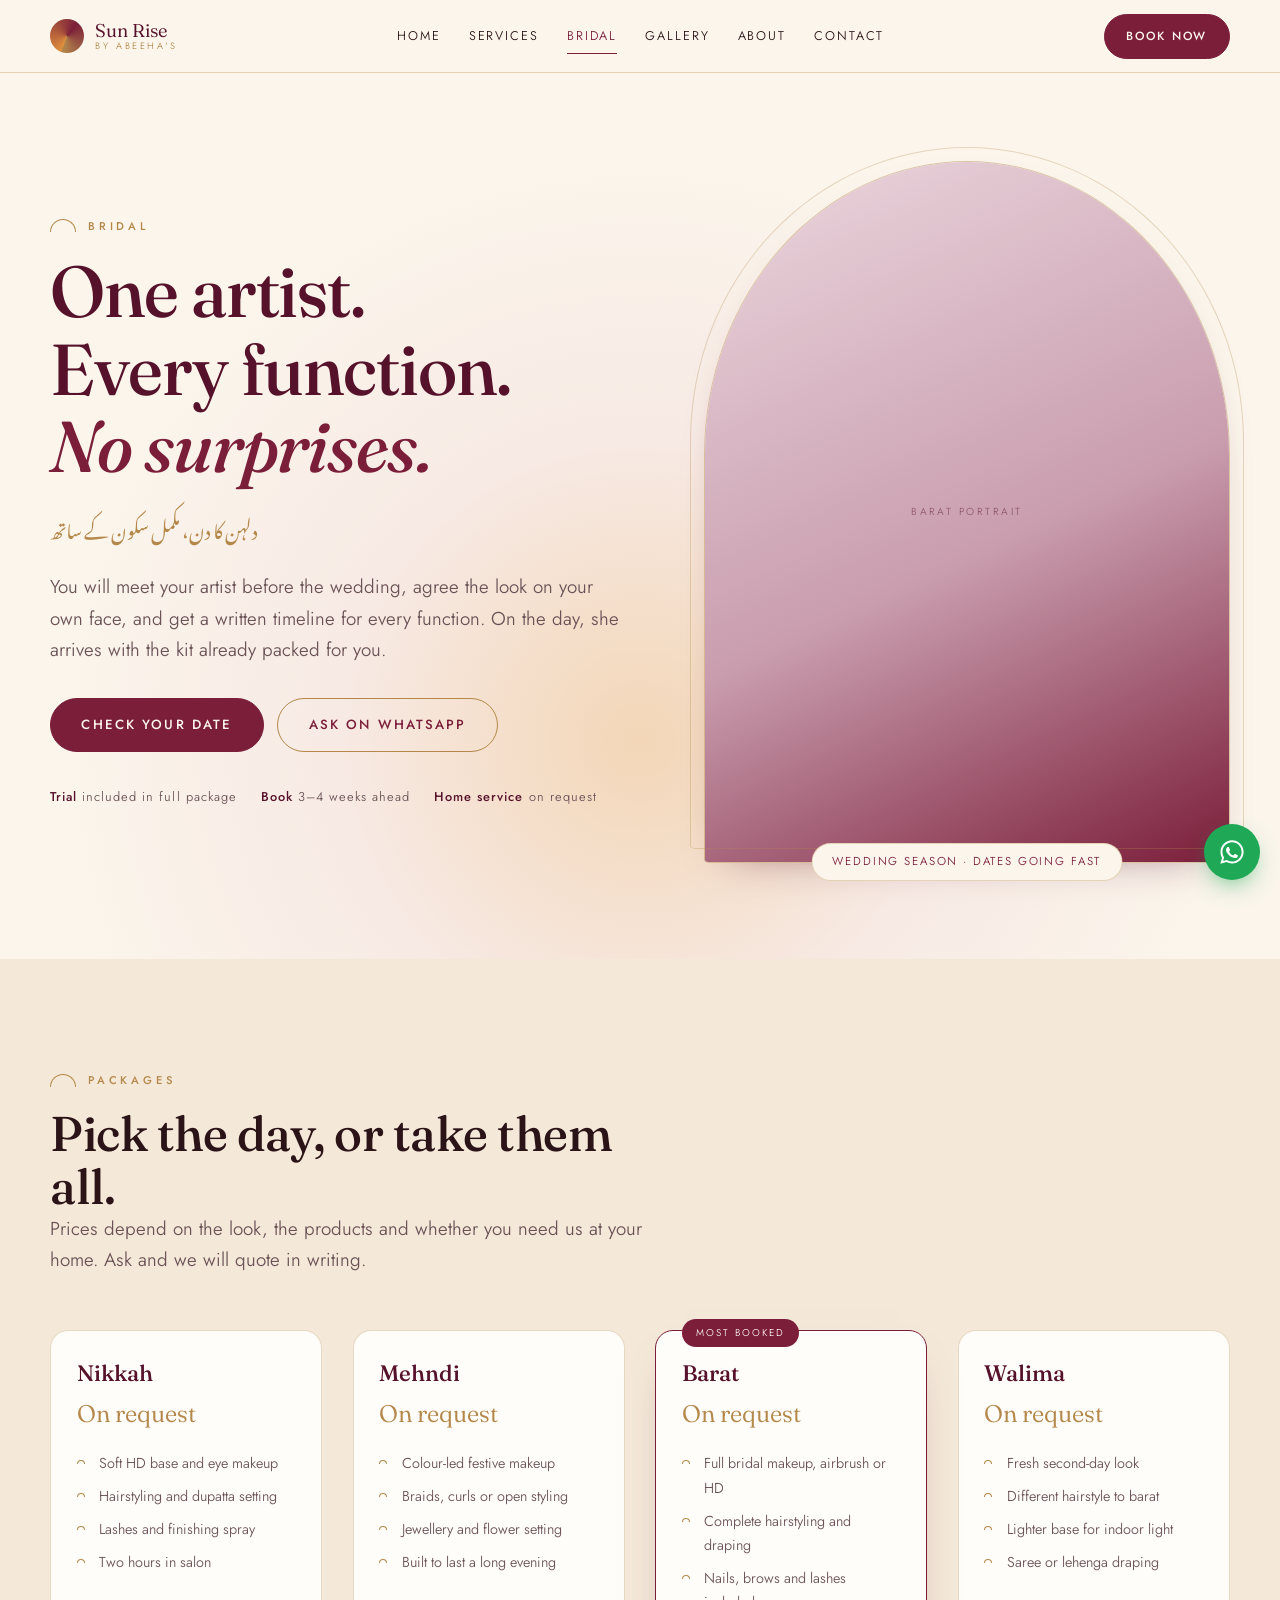
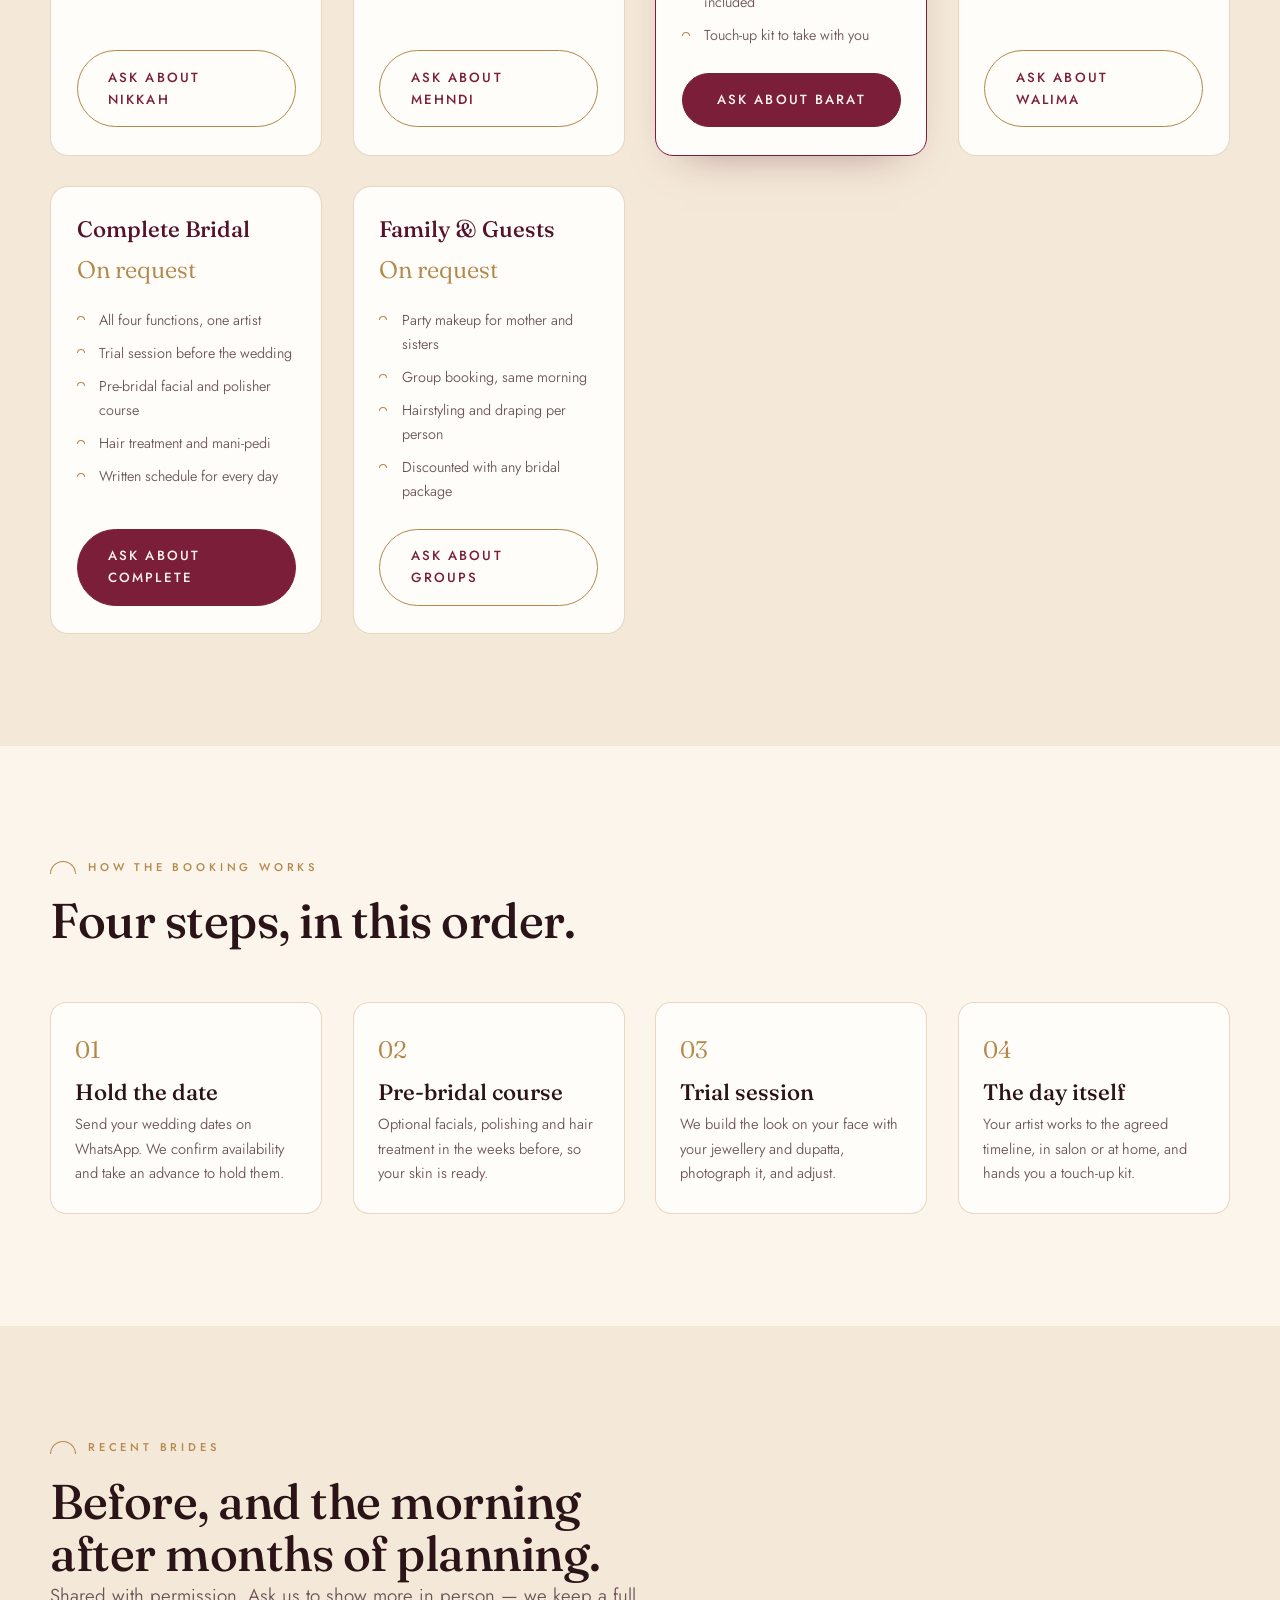
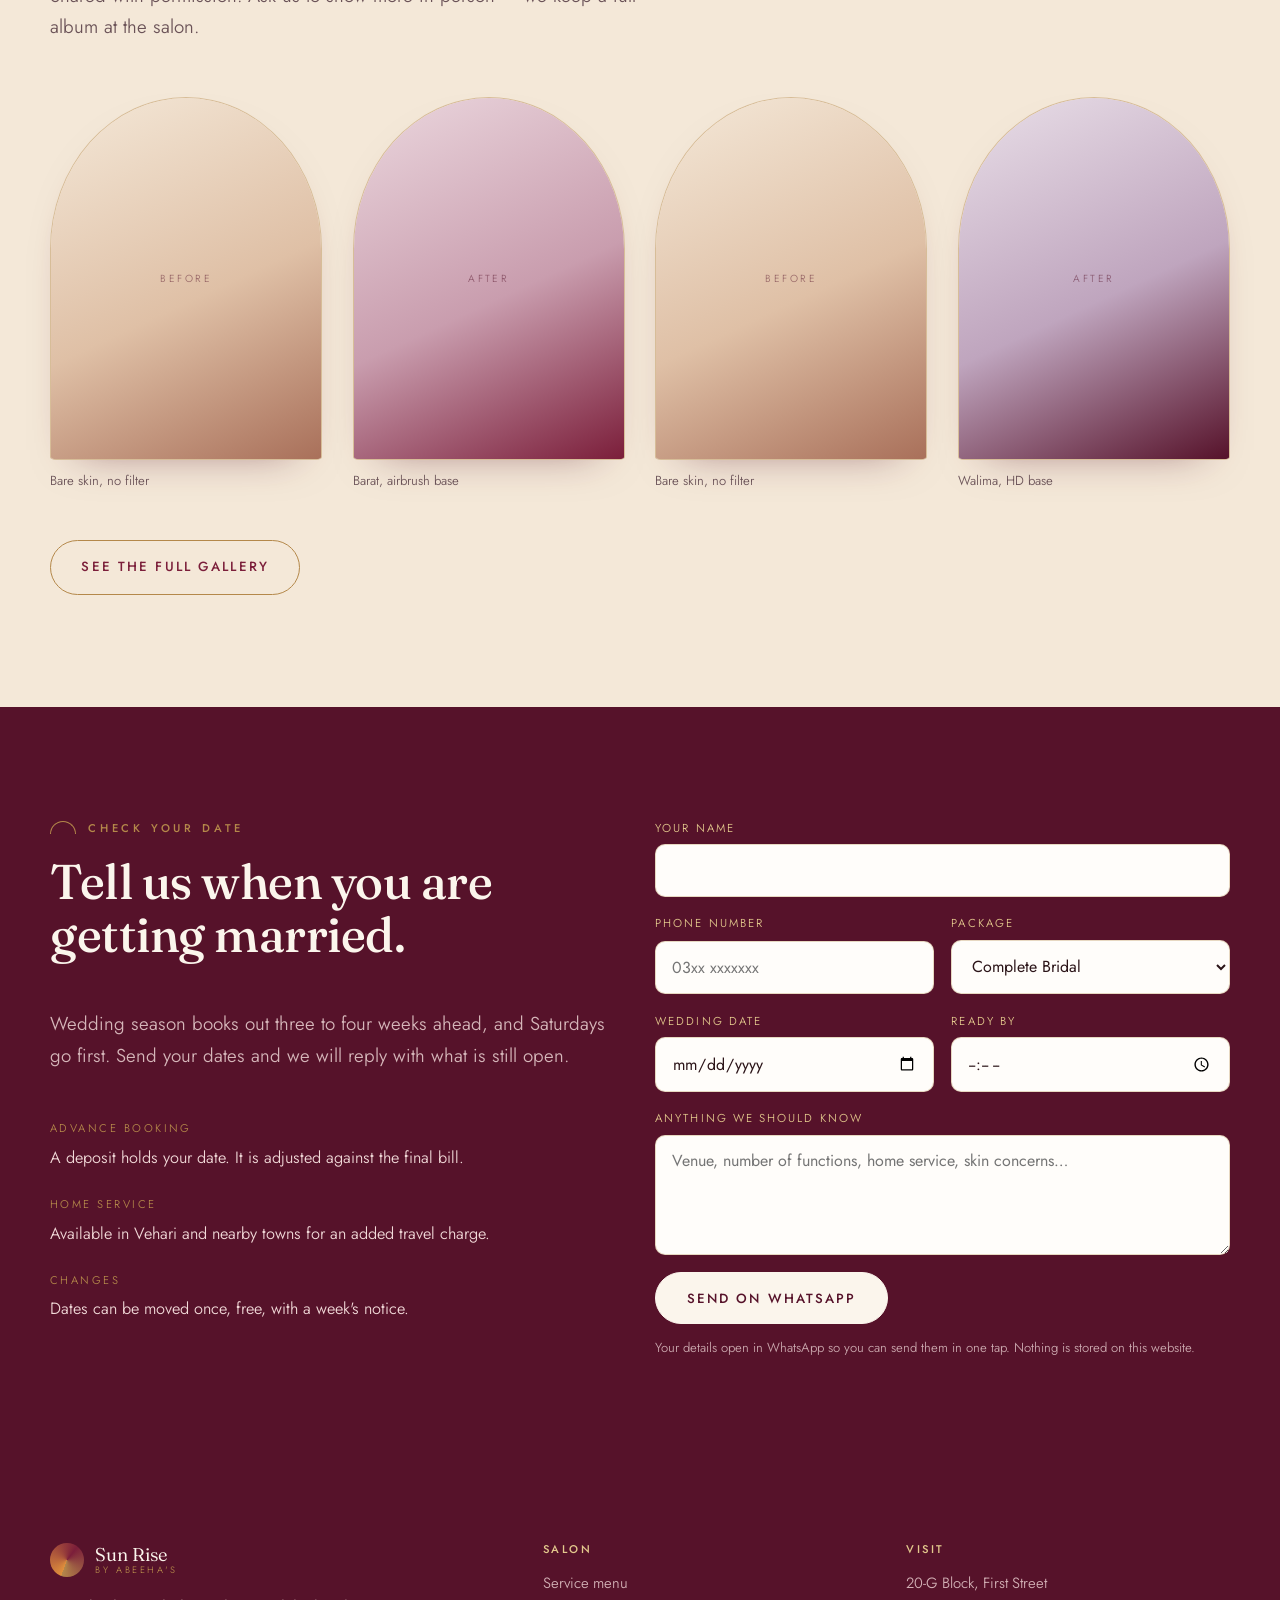
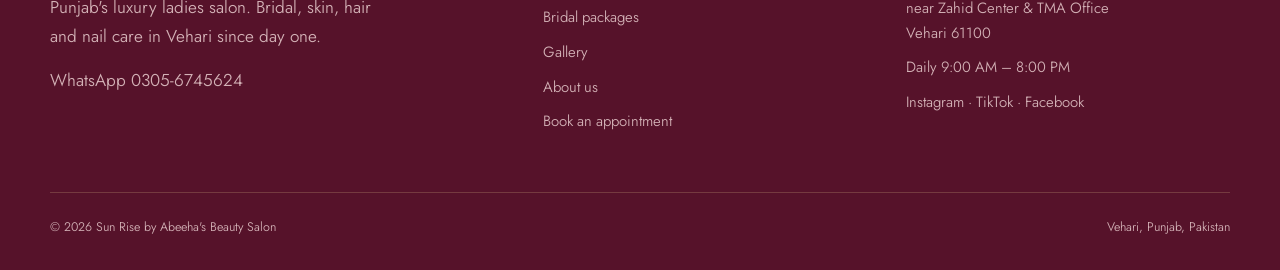
<file: bridal.html>
<!DOCTYPE html>
<html lang="en">
<head>
<meta charset="utf-8">
<meta name="viewport" content="width=device-width, initial-scale=1">
<title>Bridal Makeup in Vehari — Packages &amp; Trials | Sun Rise by Abeeha's</title>
<meta name="description" content="Bridal makeup packages in Vehari for nikkah, mehndi, barat and walima. Trial before the day, one artist throughout, airbrush and HD finishes. Book your date early.">
<link rel="canonical" href="https://bilalaivideo-hash.github.io/sunrise-salon/bridal.html">
<meta property="og:type" content="website">
<meta property="og:url" content="https://bilalaivideo-hash.github.io/sunrise-salon/bridal.html">
<meta property="og:site_name" content="Sun Rise by Abeeha's Beauty Salon">
<meta name="twitter:card" content="summary_large_image">
<meta property="og:title" content="Bridal Makeup in Vehari — Sun Rise by Abeeha's">
<meta property="og:description" content="Nikkah, mehndi, barat and walima packages with a trial before the day.">
<meta property="og:image" content="https://bilalaivideo-hash.github.io/sunrise-salon/og-cover.png">
<meta name="theme-color" content="#7B1E3A">
<link rel="preconnect" href="https://fonts.googleapis.com">
<link rel="preconnect" href="https://fonts.gstatic.com" crossorigin>
<link href="https://fonts.googleapis.com/css2?family=Fraunces:ital,opsz,wght@0,9..144,400;0,9..144,500;1,9..144,400&family=Jost:wght@300;400;500&family=Noto+Nastaliq+Urdu:wght@400&display=swap" rel="stylesheet">
<link rel="icon" href="favicon.svg" type="image/svg+xml">
<link rel="apple-touch-icon" href="favicon.svg">
<link rel="stylesheet" href="styles.css">
</head>

<body>
<a class="skip" href="#main">Skip to content</a>

<!-- ===== Header ===== -->
<header class="top">
  <div class="shell top__in">
    <a class="brand" href="index.html">
      <span class="brand__mark" aria-hidden="true"></span>
      <span class="brand__name">Sun Rise<span class="brand__sub">by Abeeha's</span></span>
    </a>
    <nav class="nav" id="nav" aria-label="Main">
      <a href="index.html" >Home</a>
      <a href="services.html">Services</a>
      <a href="bridal.html" aria-current="page">Bridal</a>
      <a href="gallery.html">Gallery</a>
      <a href="about.html">About</a>
      <a href="contact.html">Contact</a>
    </nav>
    <a class="btn top__cta" href="contact.html">Book now</a>
    <button class="burger" type="button" aria-expanded="false" aria-controls="nav">
      <span></span><span></span><span></span>
      <span class="sr">Menu</span>
    </button>
  </div>
</header>


<main id="main">

  <section class="hero">
    <div class="shell hero__in">
      <div>
        <p class="eyebrow">Bridal</p>
        <h1>One artist.<br>Every function.<br><em>No surprises.</em></h1>
        <p class="hero__urdu" lang="ur">دلہن کا دن، مکمل سکون کے ساتھ</p>
        <p class="lede">You will meet your artist before the wedding, agree the look on your own face, and get a written timeline for every function. On the day, she arrives with the kit already packed for you.</p>
        <div class="btn-row">
          <a class="btn" href="#enquire">Check your date</a>
          <a class="btn btn--ghost" href="https://wa.me/923056745624?text=Assalam-o-Alaikum!%20I%20would%20like%20to%20ask%20about%20bridal%20packages%20and%20available%20dates." rel="noopener">Ask on WhatsApp</a>
        </div>
        <div class="hero__meta">
          <span><b>Trial</b> included in full package</span>
          <span><b>Book</b> 3–4 weeks ahead</span>
          <span><b>Home service</b> on request</span>
        </div>
      </div>
      <div class="niche">
        <!-- REPLACE: your strongest barat portrait, 3:4 vertical -->
        <div class="niche__frame"><div class="ph ph--c">Barat portrait</div></div>
        <span class="niche__tag">Wedding season · Dates going fast</span>
      </div>
    </div>
  </section>

  <!-- ===== Packages ===== -->
  <section class="band band--tint">
    <div class="shell">
      <div class="head rise">
        <p class="eyebrow">Packages</p>
        <h2>Pick the day, or take them all.</h2>
        <p class="lede">Prices depend on the look, the products and whether you need us at your home. Ask and we will quote in writing.</p>
      </div>

      <!-- EDIT PRICES: replace the text inside each .pack__price -->
      <div class="grid grid--3 rise">
        <div class="pack">
          <h3>Nikkah</h3>
          <p class="pack__price">On request</p>
          <ul>
            <li>Soft HD base and eye makeup</li>
            <li>Hairstyling and dupatta setting</li>
            <li>Lashes and finishing spray</li>
            <li>Two hours in salon</li>
          </ul>
          <a class="btn btn--ghost" href="https://wa.me/923056745624?text=Assalam-o-Alaikum!%20I%20would%20like%20to%20ask%20about%20the%20Nikkah%20bridal%20package." rel="noopener">Ask about Nikkah</a>
        </div>
        <div class="pack">
          <h3>Mehndi</h3>
          <p class="pack__price">On request</p>
          <ul>
            <li>Colour-led festive makeup</li>
            <li>Braids, curls or open styling</li>
            <li>Jewellery and flower setting</li>
            <li>Built to last a long evening</li>
          </ul>
          <a class="btn btn--ghost" href="https://wa.me/923056745624?text=Assalam-o-Alaikum!%20I%20would%20like%20to%20ask%20about%20the%20Mehndi%20bridal%20package." rel="noopener">Ask about Mehndi</a>
        </div>
        <div class="pack pack--star">
          <h3>Barat</h3>
          <p class="pack__price">On request</p>
          <ul>
            <li>Full bridal makeup, airbrush or HD</li>
            <li>Complete hairstyling and draping</li>
            <li>Nails, brows and lashes included</li>
            <li>Touch-up kit to take with you</li>
          </ul>
          <a class="btn" href="https://wa.me/923056745624?text=Assalam-o-Alaikum!%20I%20would%20like%20to%20ask%20about%20the%20Barat%20bridal%20package." rel="noopener">Ask about Barat</a>
        </div>
        <div class="pack">
          <h3>Walima</h3>
          <p class="pack__price">On request</p>
          <ul>
            <li>Fresh second-day look</li>
            <li>Different hairstyle to barat</li>
            <li>Lighter base for indoor light</li>
            <li>Saree or lehenga draping</li>
          </ul>
          <a class="btn btn--ghost" href="https://wa.me/923056745624?text=Assalam-o-Alaikum!%20I%20would%20like%20to%20ask%20about%20the%20Walima%20bridal%20package." rel="noopener">Ask about Walima</a>
        </div>
        <div class="pack">
          <h3>Complete Bridal</h3>
          <p class="pack__price">On request</p>
          <ul>
            <li>All four functions, one artist</li>
            <li>Trial session before the wedding</li>
            <li>Pre-bridal facial and polisher course</li>
            <li>Hair treatment and mani-pedi</li>
            <li>Written schedule for every day</li>
          </ul>
          <a class="btn" href="https://wa.me/923056745624?text=Assalam-o-Alaikum!%20I%20would%20like%20to%20ask%20about%20the%20Complete%20Bridal%20package." rel="noopener">Ask about Complete</a>
        </div>
        <div class="pack">
          <h3>Family &amp; Guests</h3>
          <p class="pack__price">On request</p>
          <ul>
            <li>Party makeup for mother and sisters</li>
            <li>Group booking, same morning</li>
            <li>Hairstyling and draping per person</li>
            <li>Discounted with any bridal package</li>
          </ul>
          <a class="btn btn--ghost" href="https://wa.me/923056745624?text=Assalam-o-Alaikum!%20I%20would%20like%20to%20ask%20about%20group%20makeup%20for%20the%20wedding%20family." rel="noopener">Ask about groups</a>
        </div>
      </div>
    </div>
  </section>

  <!-- ===== Process ===== -->
  <section class="band">
    <div class="shell">
      <div class="head rise">
        <p class="eyebrow">How the booking works</p>
        <h2>Four steps, in this order.</h2>
      </div>
      <div class="grid grid--4 rise">
        <div class="value">
          <span class="value__no">01</span>
          <h3>Hold the date</h3>
          <p>Send your wedding dates on WhatsApp. We confirm availability and take an advance to hold them.</p>
        </div>
        <div class="value">
          <span class="value__no">02</span>
          <h3>Pre-bridal course</h3>
          <p>Optional facials, polishing and hair treatment in the weeks before, so your skin is ready.</p>
        </div>
        <div class="value">
          <span class="value__no">03</span>
          <h3>Trial session</h3>
          <p>We build the look on your face with your jewellery and dupatta, photograph it, and adjust.</p>
        </div>
        <div class="value">
          <span class="value__no">04</span>
          <h3>The day itself</h3>
          <p>Your artist works to the agreed timeline, in salon or at home, and hands you a touch-up kit.</p>
        </div>
      </div>
    </div>
  </section>

  <!-- ===== Before / after ===== -->
  <section class="band band--tint">
    <div class="shell">
      <div class="head rise">
        <p class="eyebrow">Recent brides</p>
        <h2>Before, and the morning after months of planning.</h2>
        <p class="lede">Shared with permission. Ask us to show more in person — we keep a full album at the salon.</p>
      </div>
      <div class="grid grid--4 rise">
        <!-- REPLACE: pair your before/after photos here, same crop for both -->
        <figure style="margin:0">
          <div class="niche__frame" style="aspect-ratio:3/4"><div class="ph ph--d">Before</div></div>
          <figcaption class="form__note" style="margin-top:0.6rem">Bare skin, no filter</figcaption>
        </figure>
        <figure style="margin:0">
          <div class="niche__frame" style="aspect-ratio:3/4"><div class="ph ph--c">After</div></div>
          <figcaption class="form__note" style="margin-top:0.6rem">Barat, airbrush base</figcaption>
        </figure>
        <figure style="margin:0">
          <div class="niche__frame" style="aspect-ratio:3/4"><div class="ph ph--d">Before</div></div>
          <figcaption class="form__note" style="margin-top:0.6rem">Bare skin, no filter</figcaption>
        </figure>
        <figure style="margin:0">
          <div class="niche__frame" style="aspect-ratio:3/4"><div class="ph ph--e">After</div></div>
          <figcaption class="form__note" style="margin-top:0.6rem">Walima, HD base</figcaption>
        </figure>
      </div>
      <div class="btn-row mt rise"><a class="btn btn--ghost" href="gallery.html">See the full gallery</a></div>
    </div>
  </section>

  <!-- ===== Enquiry ===== -->
  <section class="band band--rose" id="enquire">
    <div class="shell grid grid--2">
      <div class="rise">
        <p class="eyebrow">Check your date</p>
        <h2>Tell us when you are getting married.</h2>
        <p class="lede mt">Wedding season books out three to four weeks ahead, and Saturdays go first. Send your dates and we will reply with what is still open.</p>
        <dl class="info mt">
          <div><dt>Advance booking</dt><dd>A deposit holds your date. It is adjusted against the final bill.</dd></div>
          <div><dt>Home service</dt><dd>Available in Vehari and nearby towns for an added travel charge.</dd></div>
          <div><dt>Changes</dt><dd>Dates can be moved once, free, with a week's notice.</dd></div>
        </dl>
      </div>
      <form class="form form--2 rise" data-whatsapp>
        <div class="field full">
          <label for="b-name">Your name</label>
          <input id="b-name" name="name" type="text" autocomplete="name" required>
        </div>
        <div class="field">
          <label for="b-phone">Phone number</label>
          <input id="b-phone" name="phone" type="tel" autocomplete="tel" placeholder="03xx xxxxxxx" required>
        </div>
        <div class="field">
          <label for="b-service">Package</label>
          <select id="b-service" name="service">
            <option>Complete Bridal</option>
            <option>Barat only</option>
            <option>Nikkah only</option>
            <option>Mehndi only</option>
            <option>Walima only</option>
            <option>Family &amp; guests</option>
            <option>Not sure yet</option>
          </select>
        </div>
        <div class="field">
          <label for="b-date">Wedding date</label>
          <input id="b-date" name="date" type="date">
        </div>
        <div class="field">
          <label for="b-time">Ready by</label>
          <input id="b-time" name="time" type="time">
        </div>
        <div class="field full">
          <label for="b-notes">Anything we should know</label>
          <textarea id="b-notes" name="notes" placeholder="Venue, number of functions, home service, skin concerns…"></textarea>
        </div>
        <div class="full">
          <button class="btn btn--light" type="submit">Send on WhatsApp</button>
          <p class="form__note" style="margin-top:0.8rem;color:rgba(242,218,217,0.75)" data-sent>Your details open in WhatsApp so you can send them in one tap. Nothing is stored on this website.</p>
        </div>
      </form>
    </div>
  </section>

</main>

<!-- ===== Footer ===== -->
<footer class="foot">
  <div class="shell">
    <div class="foot__grid">
      <div>
        <a class="brand" href="index.html">
          <span class="brand__mark" aria-hidden="true"></span>
          <span class="brand__name">Sun Rise<span class="brand__sub">by Abeeha's</span></span>
        </a>
        <p style="margin-top:1rem;max-width:34ch">Punjab's luxury ladies salon. Bridal, skin, hair and nail care in Vehari since day one.</p>
        <p style="margin-top:1rem"><a href="https://wa.me/923056745624">WhatsApp 0305-6745624</a></p>
      </div>
      <div>
        <h4>Salon</h4>
        <ul>
          <li><a href="services.html">Service menu</a></li>
          <li><a href="bridal.html">Bridal packages</a></li>
          <li><a href="gallery.html">Gallery</a></li>
          <li><a href="about.html">About us</a></li>
          <li><a href="contact.html">Book an appointment</a></li>
        </ul>
      </div>
      <div>
        <h4>Visit</h4>
        <ul>
          <li>20-G Block, First Street<br>near Zahid Center &amp; TMA Office<br>Vehari 61100</li>
          <li>Daily 9:00 AM – 8:00 PM</li>
          <li><a href="https://www.instagram.com/sunrisebyabeeha">Instagram</a> · <a href="https://www.tiktok.com/@sunrisesaloon">TikTok</a> · <a href="https://www.facebook.com/SunRiseByAbeehasBeautySalon">Facebook</a></li>
        </ul>
      </div>
    </div>
    <div class="foot__base">
      <span>© <span data-year>2026</span> Sun Rise by Abeeha's Beauty Salon</span>
      <span>Vehari, Punjab, Pakistan</span>
    </div>
  </div>
</footer>

<!-- ===== Persistent contact ===== -->
<a class="wa" href="https://wa.me/923056745624?text=Assalam-o-Alaikum!%20I%20would%20like%20to%20book%20an%20appointment." aria-label="Message us on WhatsApp" rel="noopener">
  <svg viewBox="0 0 24 24" aria-hidden="true"><path d="M12.04 2C6.58 2 2.13 6.45 2.13 11.91c0 1.75.46 3.45 1.32 4.95L2 22l5.25-1.38a9.9 9.9 0 0 0 4.79 1.22h.01c5.46 0 9.91-4.45 9.91-9.91 0-2.65-1.03-5.14-2.9-7.01A9.82 9.82 0 0 0 12.04 2m0 1.67c2.2 0 4.27.86 5.83 2.42a8.2 8.2 0 0 1 2.41 5.82c0 4.54-3.7 8.24-8.25 8.24a8.23 8.23 0 0 1-4.19-1.15l-.3-.18-3.12.82.83-3.04-.2-.31a8.19 8.19 0 0 1-1.26-4.38c0-4.54 3.7-8.24 8.25-8.24m-3.6 4.1c-.17 0-.44.06-.67.31-.23.25-.88.86-.88 2.1s.9 2.43 1.03 2.6c.13.16 1.76 2.68 4.26 3.76.6.26 1.06.41 1.42.53.6.19 1.14.16 1.57.1.48-.07 1.48-.6 1.68-1.19.21-.58.21-1.08.15-1.19-.06-.1-.23-.16-.48-.29-.25-.12-1.48-.73-1.71-.81-.23-.09-.4-.13-.56.12-.17.25-.64.81-.79.98-.14.16-.29.19-.54.06-.25-.12-1.06-.39-2.01-1.24-.74-.66-1.24-1.48-1.39-1.73-.14-.25-.01-.38.11-.51.11-.11.25-.29.37-.43.13-.15.17-.25.25-.42.08-.16.04-.31-.02-.43-.06-.13-.55-1.36-.77-1.85-.2-.48-.41-.42-.56-.42z"/></svg>
</a>
<nav class="callbar" aria-label="Quick contact">
  <a class="callbar__call" href="tel:+923056745624">Call salon</a>
  <a class="callbar__wa" href="https://wa.me/923056745624?text=Assalam-o-Alaikum!%20I%20would%20like%20to%20book%20an%20appointment." rel="noopener">WhatsApp</a>
</nav>


<script src="site.js" defer></script>
</body>
</html>
</file>
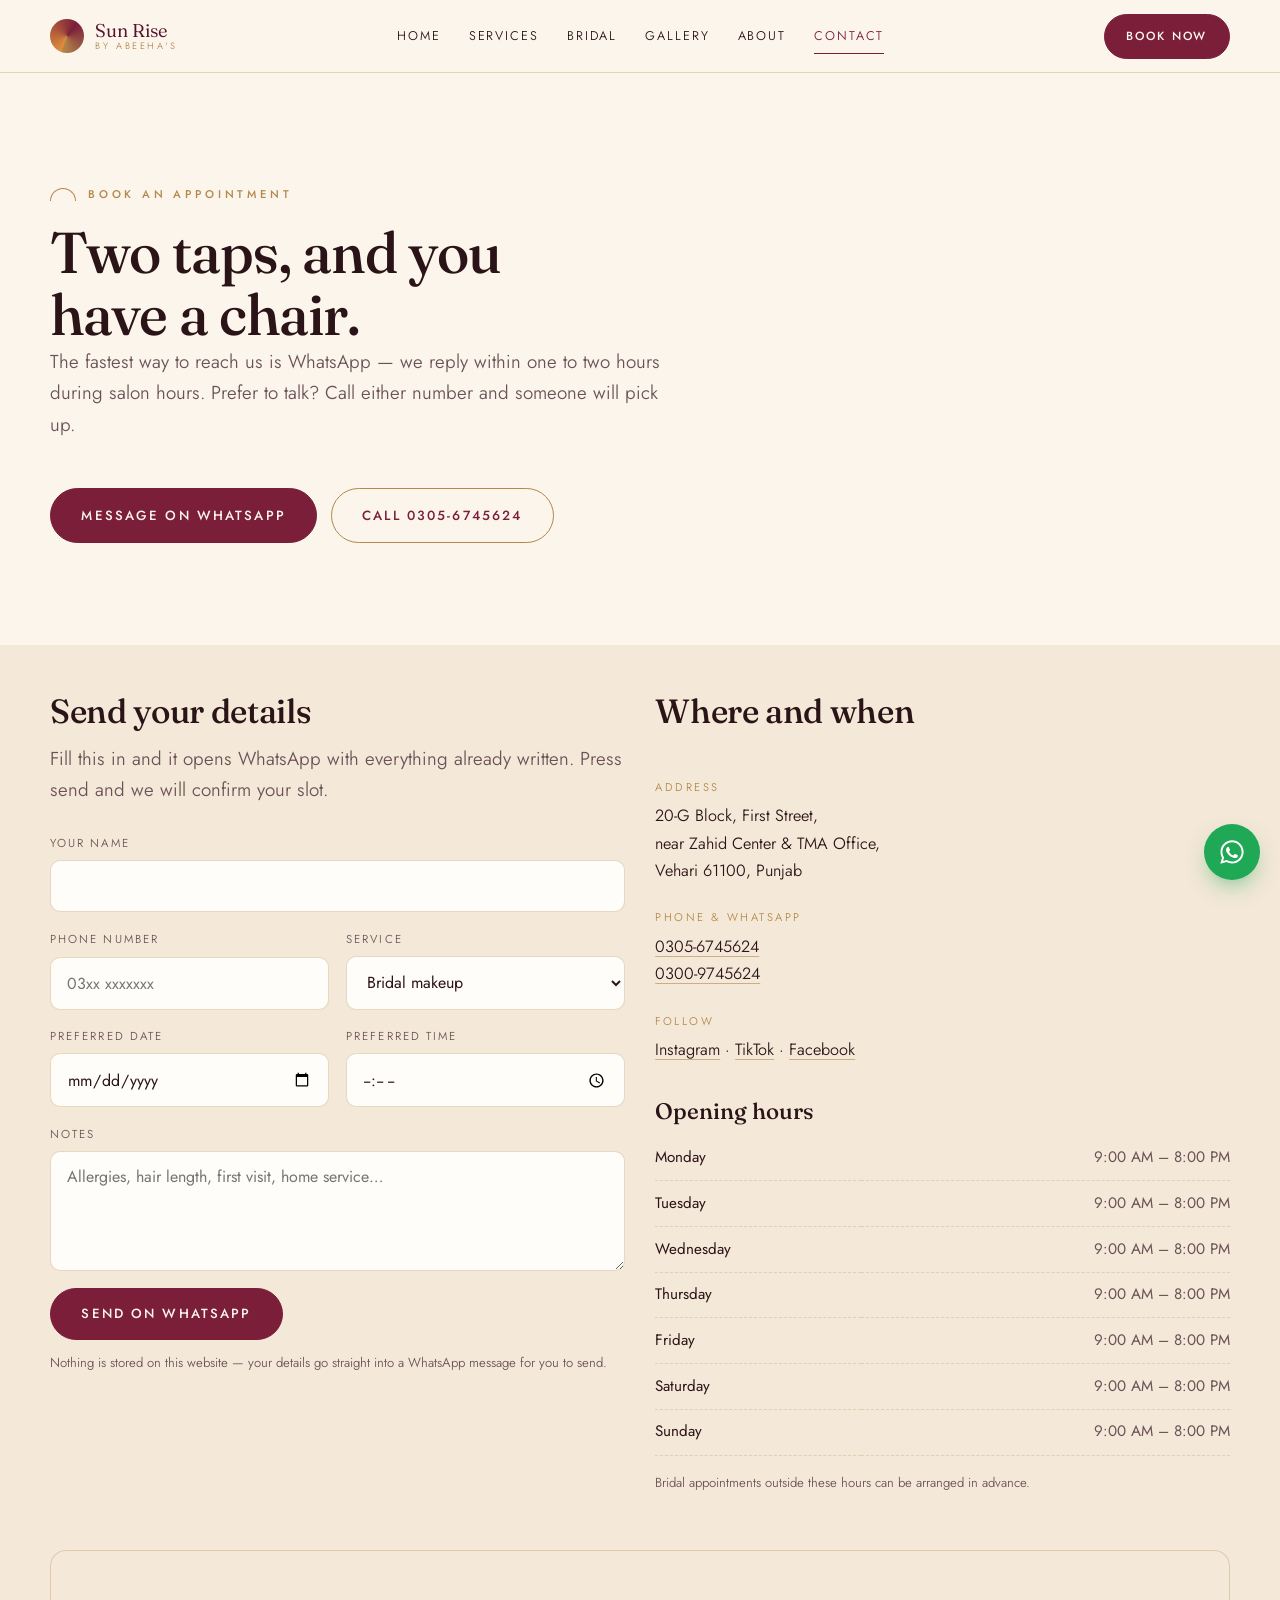
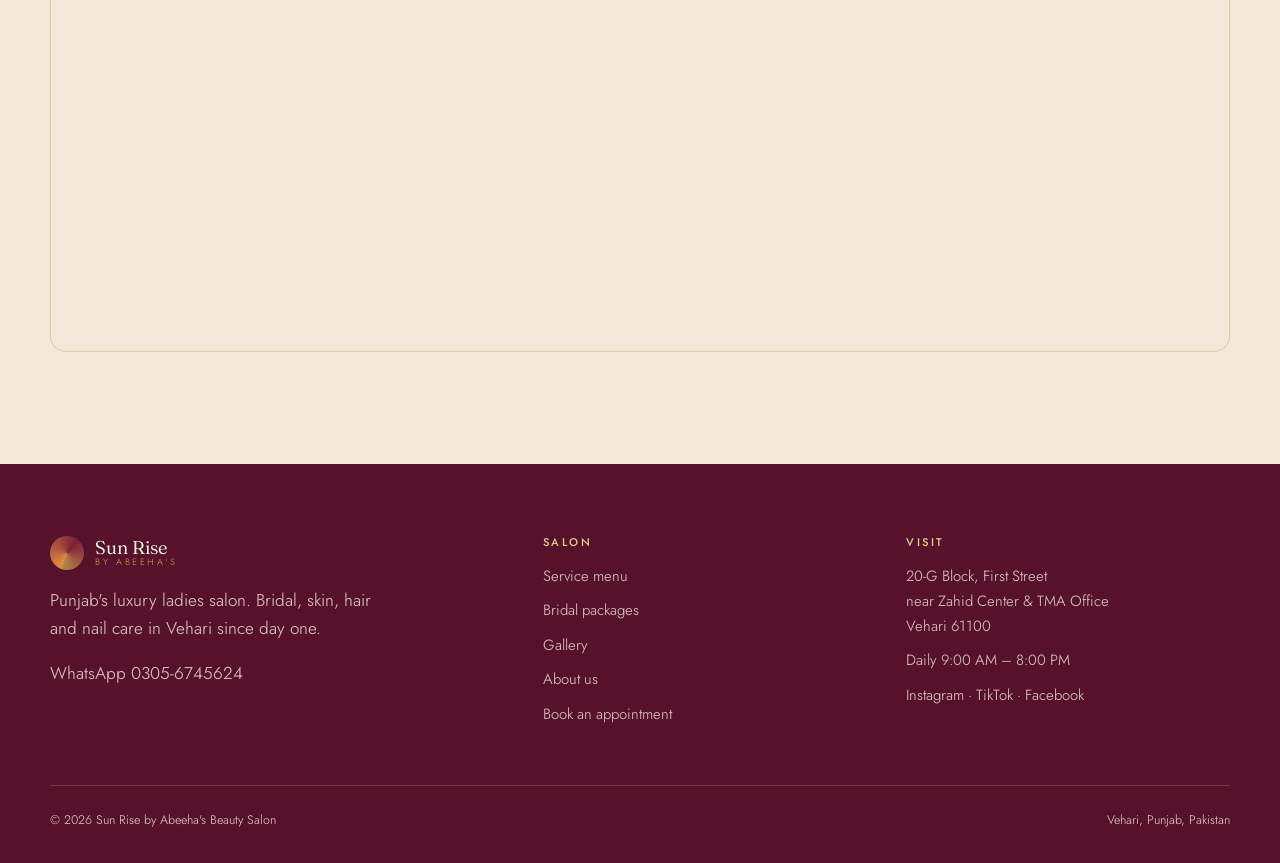
<file: contact.html>
<!DOCTYPE html>
<html lang="en">
<head>
<meta charset="utf-8">
<meta name="viewport" content="width=device-width, initial-scale=1">
<title>Book an Appointment — Sun Rise by Abeeha's Beauty Salon, Vehari</title>
<meta name="description" content="Book a ladies salon appointment in Vehari. Call or WhatsApp 0305-6745624, or send your details from this page. 20-G Block, First Street. Open daily 9 AM to 8 PM.">
<link rel="canonical" href="https://bilalaivideo-hash.github.io/sunrise-salon/contact.html">
<meta property="og:type" content="website">
<meta property="og:url" content="https://bilalaivideo-hash.github.io/sunrise-salon/contact.html">
<meta property="og:site_name" content="Sun Rise by Abeeha's Beauty Salon">
<meta name="twitter:card" content="summary_large_image">
<meta property="og:title" content="Book an Appointment — Sun Rise by Abeeha's, Vehari">
<meta property="og:description" content="Call or WhatsApp 0305-6745624. Open every day, 9 AM to 8 PM.">
<meta property="og:image" content="https://bilalaivideo-hash.github.io/sunrise-salon/og-cover.png">
<meta name="theme-color" content="#7B1E3A">
<link rel="preconnect" href="https://fonts.googleapis.com">
<link rel="preconnect" href="https://fonts.gstatic.com" crossorigin>
<link href="https://fonts.googleapis.com/css2?family=Fraunces:ital,opsz,wght@0,9..144,400;0,9..144,500;1,9..144,400&family=Jost:wght@300;400;500&family=Noto+Nastaliq+Urdu:wght@400&display=swap" rel="stylesheet">
<link rel="icon" href="favicon.svg" type="image/svg+xml">
<link rel="apple-touch-icon" href="favicon.svg">
<link rel="stylesheet" href="styles.css">
<script type="application/ld+json">
{
  "@context": "https://schema.org",
  "@type": "BeautySalon",
  "name": "Sun Rise by Abeeha's Beauty Salon",
  "telephone": "+923056745624",
  "url": "https://bilalaivideo-hash.github.io/sunrise-salon/contact.html",
  "address": {
    "@type": "PostalAddress",
    "streetAddress": "20-G Block, First Street, near Zahid Center & TMA Office",
    "addressLocality": "Vehari", "addressRegion": "Punjab",
    "postalCode": "61100", "addressCountry": "PK"
  },
  "openingHours": "Mo-Su 09:00-20:00"
}
</script>
</head>

<body>
<a class="skip" href="#main">Skip to content</a>

<!-- ===== Header ===== -->
<header class="top">
  <div class="shell top__in">
    <a class="brand" href="index.html">
      <span class="brand__mark" aria-hidden="true"></span>
      <span class="brand__name">Sun Rise<span class="brand__sub">by Abeeha's</span></span>
    </a>
    <nav class="nav" id="nav" aria-label="Main">
      <a href="index.html" >Home</a>
      <a href="services.html">Services</a>
      <a href="bridal.html">Bridal</a>
      <a href="gallery.html">Gallery</a>
      <a href="about.html">About</a>
      <a href="contact.html" aria-current="page">Contact</a>
    </nav>
    <a class="btn top__cta" href="contact.html">Book now</a>
    <button class="burger" type="button" aria-expanded="false" aria-controls="nav">
      <span></span><span></span><span></span>
      <span class="sr">Menu</span>
    </button>
  </div>
</header>


<main id="main">

  <section class="band" style="padding-bottom:clamp(2rem,4vw,3rem)">
    <div class="shell">
      <div class="head">
        <p class="eyebrow">Book an appointment</p>
        <h1 style="font-size:clamp(2.3rem,5.5vw,3.6rem)">Two taps, and you<br>have a chair.</h1>
        <p class="lede">The fastest way to reach us is WhatsApp — we reply within one to two hours during salon hours. Prefer to talk? Call either number and someone will pick up.</p>
        <div class="btn-row mt">
          <a class="btn" href="https://wa.me/923056745624?text=Assalam-o-Alaikum!%20I%20would%20like%20to%20book%20an%20appointment." rel="noopener">Message on WhatsApp</a>
          <a class="btn btn--ghost" href="tel:+923056745624">Call 0305-6745624</a>
        </div>
      </div>
    </div>
  </section>

  <section class="band band--tint" style="padding-top:clamp(2rem,4vw,3rem)">
    <div class="shell grid grid--2">

      <div class="rise">
        <h2 style="font-size:clamp(1.6rem,3vw,2.1rem)">Send your details</h2>
        <p class="lede" style="margin:0.8rem 0 1.8rem">Fill this in and it opens WhatsApp with everything already written. Press send and we will confirm your slot.</p>
        <form class="form form--2" data-whatsapp>
          <div class="field full">
            <label for="c-name">Your name</label>
            <input id="c-name" name="name" type="text" autocomplete="name" required>
          </div>
          <div class="field">
            <label for="c-phone">Phone number</label>
            <input id="c-phone" name="phone" type="tel" autocomplete="tel" placeholder="03xx xxxxxxx" required>
          </div>
          <div class="field">
            <label for="c-service">Service</label>
            <select id="c-service" name="service">
              <option>Bridal makeup</option>
              <option>Party makeup</option>
              <option>Hair cut or styling</option>
              <option>Hair colour or keratin</option>
              <option>Facial or skin treatment</option>
              <option>Nails or mani-pedi</option>
              <option>Waxing or threading</option>
              <option>Massage or body polisher</option>
              <option>Something else</option>
            </select>
          </div>
          <div class="field">
            <label for="c-date">Preferred date</label>
            <input id="c-date" name="date" type="date">
          </div>
          <div class="field">
            <label for="c-time">Preferred time</label>
            <input id="c-time" name="time" type="time">
          </div>
          <div class="field full">
            <label for="c-notes">Notes</label>
            <textarea id="c-notes" name="notes" placeholder="Allergies, hair length, first visit, home service…"></textarea>
          </div>
          <div class="full">
            <button class="btn" type="submit">Send on WhatsApp</button>
            <p class="form__note" style="margin-top:0.8rem" data-sent>Nothing is stored on this website — your details go straight into a WhatsApp message for you to send.</p>
          </div>
        </form>
      </div>

      <div class="rise">
        <h2 style="font-size:clamp(1.6rem,3vw,2.1rem)">Where and when</h2>
        <dl class="info mt">
          <div>
            <dt>Address</dt>
            <dd>20-G Block, First Street,<br>near Zahid Center &amp; TMA Office,<br>Vehari 61100, Punjab</dd>
          </div>
          <div>
            <dt>Phone &amp; WhatsApp</dt>
            <dd><a href="tel:+923056745624">0305-6745624</a><br><a href="tel:+923009745624">0300-9745624</a></dd>
          </div>
          <div>
            <dt>Follow</dt>
            <dd><a href="https://www.instagram.com/sunrisebyabeeha" rel="noopener">Instagram</a> ·
                <a href="https://www.tiktok.com/@sunrisesaloon" rel="noopener">TikTok</a> ·
                <a href="https://www.facebook.com/SunRiseByAbeehasBeautySalon" rel="noopener">Facebook</a></dd>
          </div>
        </dl>

        <h3 style="margin:2.2rem 0 0.8rem">Opening hours</h3>
        <table class="hours">
          <tbody>
            <tr><th scope="row">Monday</th><td>9:00 AM – 8:00 PM</td></tr>
            <tr><th scope="row">Tuesday</th><td>9:00 AM – 8:00 PM</td></tr>
            <tr><th scope="row">Wednesday</th><td>9:00 AM – 8:00 PM</td></tr>
            <tr><th scope="row">Thursday</th><td>9:00 AM – 8:00 PM</td></tr>
            <tr><th scope="row">Friday</th><td>9:00 AM – 8:00 PM</td></tr>
            <tr><th scope="row">Saturday</th><td>9:00 AM – 8:00 PM</td></tr>
            <tr><th scope="row">Sunday</th><td>9:00 AM – 8:00 PM</td></tr>
          </tbody>
        </table>
        <p class="form__note" style="margin-top:1rem">Bridal appointments outside these hours can be arranged in advance.</p>
      </div>

    </div>

    <!-- REPLACE the src with your own embed: Google Maps → Share → Embed a map -->
    <div class="shell map-frame rise" style="margin-top:clamp(2rem,5vw,3.5rem);min-height:400px">
      <iframe title="Map to Sun Rise by Abeeha's Beauty Salon, Vehari" loading="lazy" referrerpolicy="no-referrer-when-downgrade" style="min-height:400px"
        src="https://www.google.com/maps?q=20-G%20Block%20First%20Street%20near%20Zahid%20Center%20Vehari&output=embed"></iframe>
    </div>
  </section>

</main>

<!-- ===== Footer ===== -->
<footer class="foot">
  <div class="shell">
    <div class="foot__grid">
      <div>
        <a class="brand" href="index.html">
          <span class="brand__mark" aria-hidden="true"></span>
          <span class="brand__name">Sun Rise<span class="brand__sub">by Abeeha's</span></span>
        </a>
        <p style="margin-top:1rem;max-width:34ch">Punjab's luxury ladies salon. Bridal, skin, hair and nail care in Vehari since day one.</p>
        <p style="margin-top:1rem"><a href="https://wa.me/923056745624">WhatsApp 0305-6745624</a></p>
      </div>
      <div>
        <h4>Salon</h4>
        <ul>
          <li><a href="services.html">Service menu</a></li>
          <li><a href="bridal.html">Bridal packages</a></li>
          <li><a href="gallery.html">Gallery</a></li>
          <li><a href="about.html">About us</a></li>
          <li><a href="contact.html">Book an appointment</a></li>
        </ul>
      </div>
      <div>
        <h4>Visit</h4>
        <ul>
          <li>20-G Block, First Street<br>near Zahid Center &amp; TMA Office<br>Vehari 61100</li>
          <li>Daily 9:00 AM – 8:00 PM</li>
          <li><a href="https://www.instagram.com/sunrisebyabeeha">Instagram</a> · <a href="https://www.tiktok.com/@sunrisesaloon">TikTok</a> · <a href="https://www.facebook.com/SunRiseByAbeehasBeautySalon">Facebook</a></li>
        </ul>
      </div>
    </div>
    <div class="foot__base">
      <span>© <span data-year>2026</span> Sun Rise by Abeeha's Beauty Salon</span>
      <span>Vehari, Punjab, Pakistan</span>
    </div>
  </div>
</footer>

<!-- ===== Persistent contact ===== -->
<a class="wa" href="https://wa.me/923056745624?text=Assalam-o-Alaikum!%20I%20would%20like%20to%20book%20an%20appointment." aria-label="Message us on WhatsApp" rel="noopener">
  <svg viewBox="0 0 24 24" aria-hidden="true"><path d="M12.04 2C6.58 2 2.13 6.45 2.13 11.91c0 1.75.46 3.45 1.32 4.95L2 22l5.25-1.38a9.9 9.9 0 0 0 4.79 1.22h.01c5.46 0 9.91-4.45 9.91-9.91 0-2.65-1.03-5.14-2.9-7.01A9.82 9.82 0 0 0 12.04 2m0 1.67c2.2 0 4.27.86 5.83 2.42a8.2 8.2 0 0 1 2.41 5.82c0 4.54-3.7 8.24-8.25 8.24a8.23 8.23 0 0 1-4.19-1.15l-.3-.18-3.12.82.83-3.04-.2-.31a8.19 8.19 0 0 1-1.26-4.38c0-4.54 3.7-8.24 8.25-8.24m-3.6 4.1c-.17 0-.44.06-.67.31-.23.25-.88.86-.88 2.1s.9 2.43 1.03 2.6c.13.16 1.76 2.68 4.26 3.76.6.26 1.06.41 1.42.53.6.19 1.14.16 1.57.1.48-.07 1.48-.6 1.68-1.19.21-.58.21-1.08.15-1.19-.06-.1-.23-.16-.48-.29-.25-.12-1.48-.73-1.71-.81-.23-.09-.4-.13-.56.12-.17.25-.64.81-.79.98-.14.16-.29.19-.54.06-.25-.12-1.06-.39-2.01-1.24-.74-.66-1.24-1.48-1.39-1.73-.14-.25-.01-.38.11-.51.11-.11.25-.29.37-.43.13-.15.17-.25.25-.42.08-.16.04-.31-.02-.43-.06-.13-.55-1.36-.77-1.85-.2-.48-.41-.42-.56-.42z"/></svg>
</a>
<nav class="callbar" aria-label="Quick contact">
  <a class="callbar__call" href="tel:+923056745624">Call salon</a>
  <a class="callbar__wa" href="https://wa.me/923056745624?text=Assalam-o-Alaikum!%20I%20would%20like%20to%20book%20an%20appointment." rel="noopener">WhatsApp</a>
</nav>


<script src="site.js" defer></script>
</body>
</html>
</file>
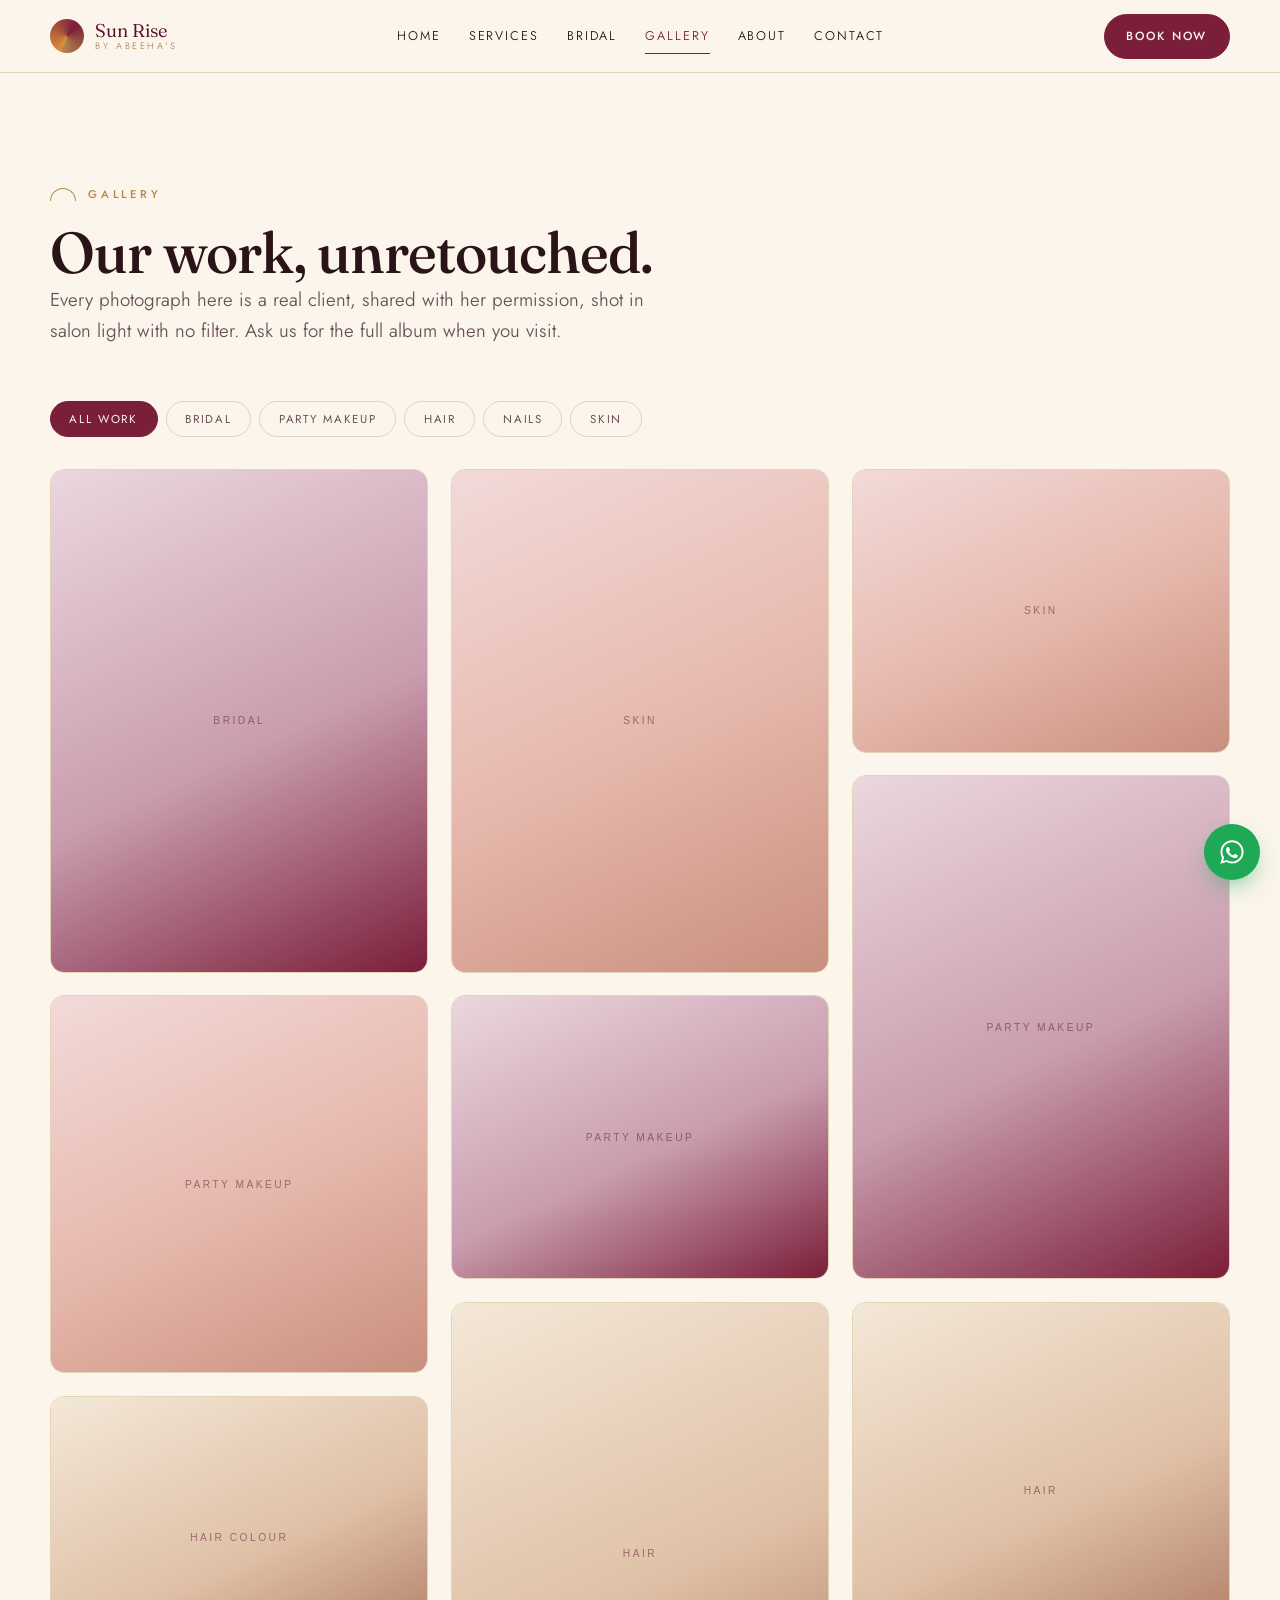
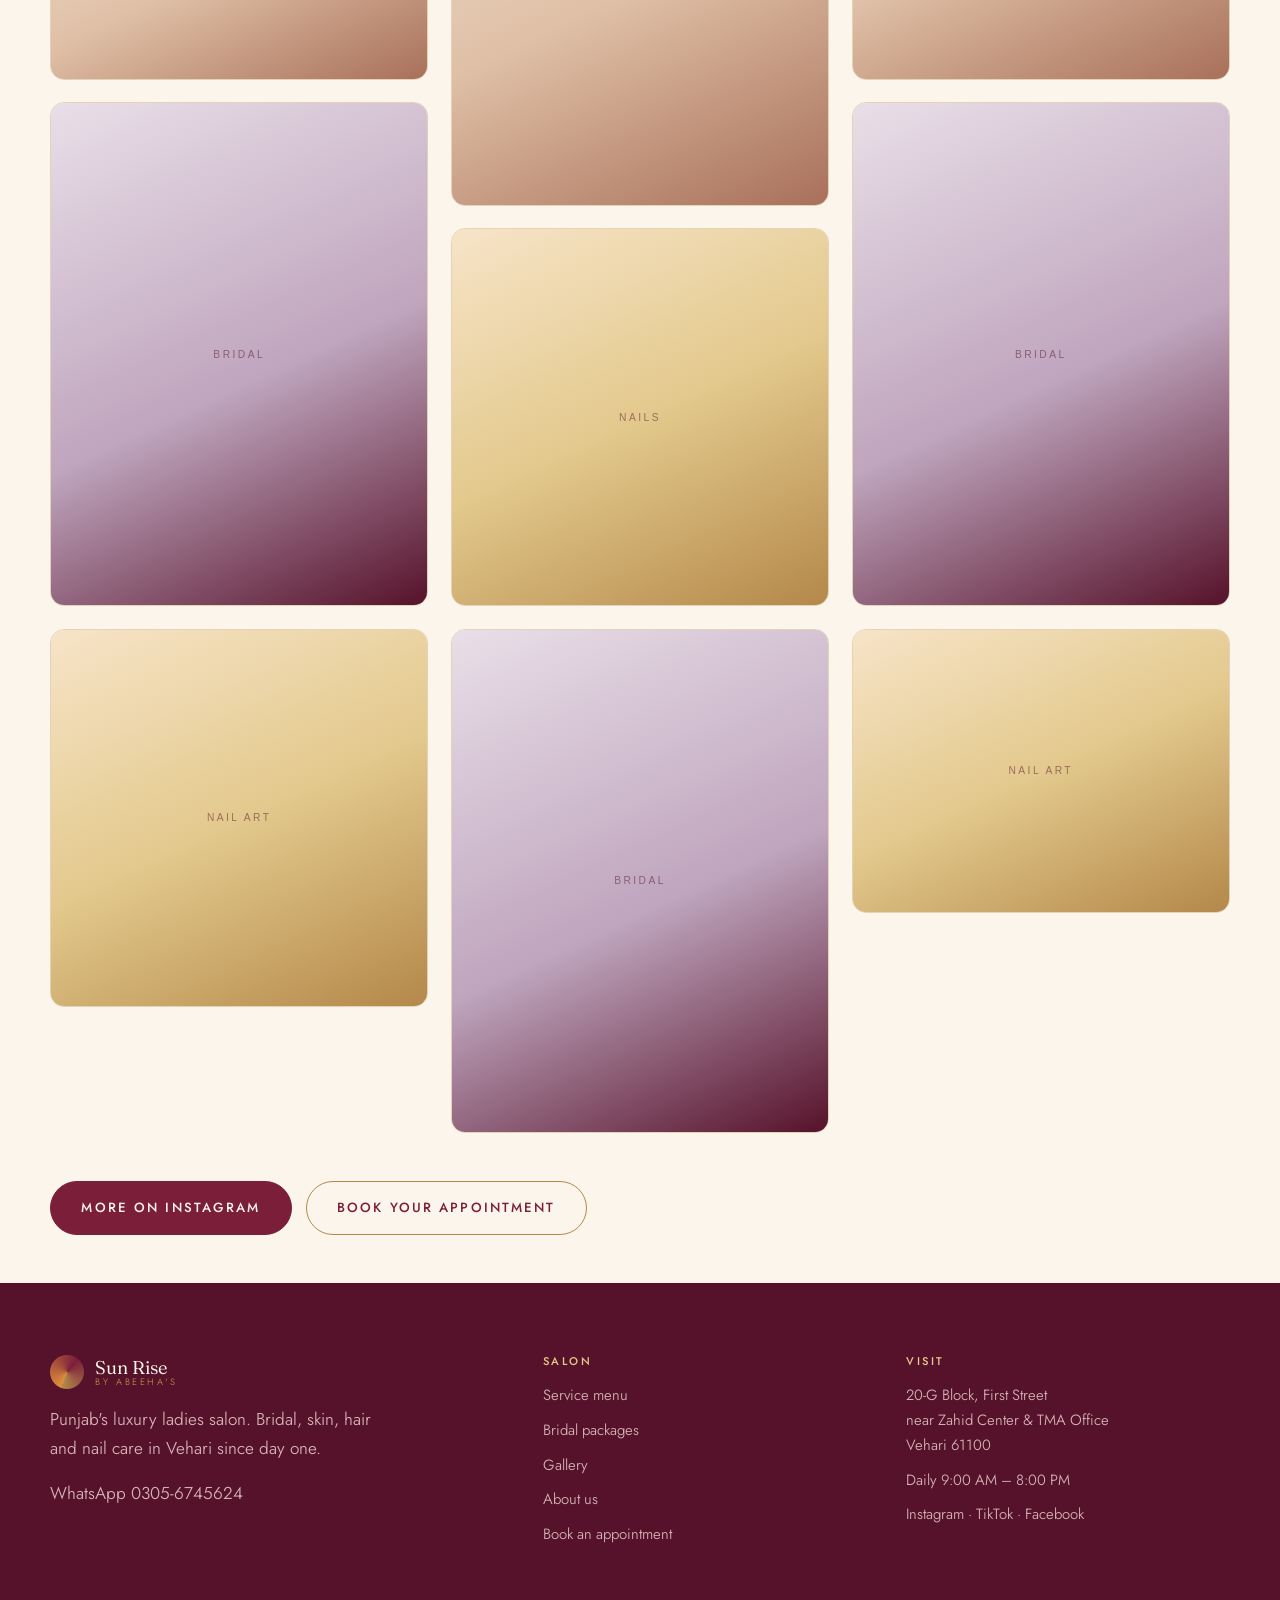
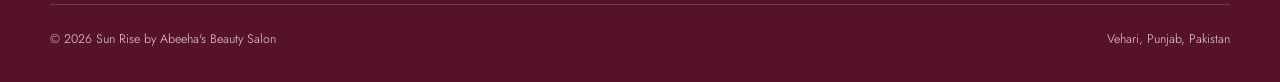
<file: gallery.html>
<!DOCTYPE html>
<html lang="en">
<head>
<meta charset="utf-8">
<meta name="viewport" content="width=device-width, initial-scale=1">
<title>Gallery — Bridal, Makeup, Hair &amp; Nails | Sun Rise by Abeeha's, Vehari</title>
<meta name="description" content="Photographs of real work from Sun Rise by Abeeha's Beauty Salon in Vehari: bridal looks, party makeup, hair colour, nail art and skin treatments.">
<link rel="canonical" href="https://bilalaivideo-hash.github.io/sunrise-salon/gallery.html">
<meta property="og:type" content="website">
<meta property="og:url" content="https://bilalaivideo-hash.github.io/sunrise-salon/gallery.html">
<meta property="og:site_name" content="Sun Rise by Abeeha's Beauty Salon">
<meta name="twitter:card" content="summary_large_image">
<meta property="og:title" content="Gallery — Sun Rise by Abeeha's Beauty Salon">
<meta property="og:description" content="Real bridal, makeup, hair and nail work from our Vehari salon.">
<meta property="og:image" content="https://bilalaivideo-hash.github.io/sunrise-salon/og-cover.png">
<meta name="theme-color" content="#7B1E3A">
<link rel="preconnect" href="https://fonts.googleapis.com">
<link rel="preconnect" href="https://fonts.gstatic.com" crossorigin>
<link href="https://fonts.googleapis.com/css2?family=Fraunces:ital,opsz,wght@0,9..144,400;0,9..144,500;1,9..144,400&family=Jost:wght@300;400;500&family=Noto+Nastaliq+Urdu:wght@400&display=swap" rel="stylesheet">
<link rel="icon" href="favicon.svg" type="image/svg+xml">
<link rel="apple-touch-icon" href="favicon.svg">
<link rel="stylesheet" href="styles.css">
</head>

<body>
<a class="skip" href="#main">Skip to content</a>

<!-- ===== Header ===== -->
<header class="top">
  <div class="shell top__in">
    <a class="brand" href="index.html">
      <span class="brand__mark" aria-hidden="true"></span>
      <span class="brand__name">Sun Rise<span class="brand__sub">by Abeeha's</span></span>
    </a>
    <nav class="nav" id="nav" aria-label="Main">
      <a href="index.html" >Home</a>
      <a href="services.html">Services</a>
      <a href="bridal.html">Bridal</a>
      <a href="gallery.html" aria-current="page">Gallery</a>
      <a href="about.html">About</a>
      <a href="contact.html">Contact</a>
    </nav>
    <a class="btn top__cta" href="contact.html">Book now</a>
    <button class="burger" type="button" aria-expanded="false" aria-controls="nav">
      <span></span><span></span><span></span>
      <span class="sr">Menu</span>
    </button>
  </div>
</header>


<main id="main">

  <section class="band" style="padding-bottom:clamp(2rem,4vw,3rem)">
    <div class="shell">
      <div class="head">
        <p class="eyebrow">Gallery</p>
        <h1 style="font-size:clamp(2.3rem,5.5vw,3.6rem)">Our work, unretouched.</h1>
        <p class="lede">Every photograph here is a real client, shared with her permission, shot in salon light with no filter. Ask us for the full album when you visit.</p>
      </div>

      <!-- =====================================================================
           REPLACE THE PLACEHOLDERS
           Each tile looks like this:
             <button class="shot shot--tall" data-cat="bridal" data-caption="Barat look">
               <div class="ph ph--c">Bridal</div>
             </button>
           Swap the inner <div class="ph ..."> for your photo:
             <img src="images/bride-01.jpg" alt="Barat bridal makeup with gold jewellery"
                  loading="lazy" width="900" height="1200">
           Keep data-cat as one of: bridal, party, hair, nails, skin
           ================================================================== -->

      <div class="filters" role="group" aria-label="Filter gallery">
        <button type="button" data-filter="all" aria-pressed="true">All work</button>
        <button type="button" data-filter="bridal" aria-pressed="false">Bridal</button>
        <button type="button" data-filter="party" aria-pressed="false">Party makeup</button>
        <button type="button" data-filter="hair" aria-pressed="false">Hair</button>
        <button type="button" data-filter="nails" aria-pressed="false">Nails</button>
        <button type="button" data-filter="skin" aria-pressed="false">Skin</button>
      </div>

      <div class="masonry">
        <button class="shot shot--tall" data-cat="bridal" data-caption="Barat look — airbrush base, gold jewellery"><div class="ph ph--c">Bridal</div></button>
        <button class="shot shot--sq" data-cat="party" data-caption="Guest look for an evening wedding"><div class="ph ph--a">Party makeup</div></button>
        <button class="shot shot--wide" data-cat="hair" data-caption="Balayage on mid-length hair"><div class="ph ph--d">Hair colour</div></button>
        <button class="shot shot--tall" data-cat="bridal" data-caption="Mehndi look with floral jewellery"><div class="ph ph--e">Bridal</div></button>
        <button class="shot shot--sq" data-cat="nails" data-caption="Gel extensions, almond shape"><div class="ph ph--b">Nail art</div></button>
        <button class="shot shot--tall" data-cat="skin" data-caption="After a course of hydra facials"><div class="ph ph--a">Skin</div></button>
        <button class="shot shot--wide" data-cat="party" data-caption="Soft glam for an engagement"><div class="ph ph--c">Party makeup</div></button>
        <button class="shot shot--tall" data-cat="hair" data-caption="Keratin treatment, before and after"><div class="ph ph--d">Hair</div></button>
        <button class="shot shot--sq" data-cat="nails" data-caption="French tips with chrome finish"><div class="ph ph--b">Nails</div></button>
        <button class="shot shot--tall" data-cat="bridal" data-caption="Walima look — HD base, softer eye"><div class="ph ph--e">Bridal</div></button>
        <button class="shot shot--wide" data-cat="skin" data-caption="Whitening polisher on hands and arms"><div class="ph ph--a">Skin</div></button>
        <button class="shot shot--tall" data-cat="party" data-caption="No-makeup look for a nikkah guest"><div class="ph ph--c">Party makeup</div></button>
        <button class="shot shot--sq" data-cat="hair" data-caption="Layered cut with blow-dry"><div class="ph ph--d">Hair</div></button>
        <button class="shot shot--tall" data-cat="bridal" data-caption="Nikkah look with pearl setting"><div class="ph ph--e">Bridal</div></button>
        <button class="shot shot--wide" data-cat="nails" data-caption="Hand-painted mehndi-inspired nail art"><div class="ph ph--b">Nail art</div></button>
      </div>

      <div class="btn-row mt">
        <a class="btn" href="https://www.instagram.com/sunrisebyabeeha" rel="noopener">More on Instagram</a>
        <a class="btn btn--ghost" href="contact.html">Book your appointment</a>
      </div>
    </div>
  </section>

</main>

<dialog class="lightbox" id="lightbox" aria-label="Enlarged photograph">
  <div class="lightbox__body">
    <div class="ph ph--c"></div>
    <div class="lightbox__cap">
      <span data-caption></span>
      <button type="button" data-close>Close</button>
    </div>
  </div>
</dialog>

<!-- ===== Footer ===== -->
<footer class="foot">
  <div class="shell">
    <div class="foot__grid">
      <div>
        <a class="brand" href="index.html">
          <span class="brand__mark" aria-hidden="true"></span>
          <span class="brand__name">Sun Rise<span class="brand__sub">by Abeeha's</span></span>
        </a>
        <p style="margin-top:1rem;max-width:34ch">Punjab's luxury ladies salon. Bridal, skin, hair and nail care in Vehari since day one.</p>
        <p style="margin-top:1rem"><a href="https://wa.me/923056745624">WhatsApp 0305-6745624</a></p>
      </div>
      <div>
        <h4>Salon</h4>
        <ul>
          <li><a href="services.html">Service menu</a></li>
          <li><a href="bridal.html">Bridal packages</a></li>
          <li><a href="gallery.html">Gallery</a></li>
          <li><a href="about.html">About us</a></li>
          <li><a href="contact.html">Book an appointment</a></li>
        </ul>
      </div>
      <div>
        <h4>Visit</h4>
        <ul>
          <li>20-G Block, First Street<br>near Zahid Center &amp; TMA Office<br>Vehari 61100</li>
          <li>Daily 9:00 AM – 8:00 PM</li>
          <li><a href="https://www.instagram.com/sunrisebyabeeha">Instagram</a> · <a href="https://www.tiktok.com/@sunrisesaloon">TikTok</a> · <a href="https://www.facebook.com/SunRiseByAbeehasBeautySalon">Facebook</a></li>
        </ul>
      </div>
    </div>
    <div class="foot__base">
      <span>© <span data-year>2026</span> Sun Rise by Abeeha's Beauty Salon</span>
      <span>Vehari, Punjab, Pakistan</span>
    </div>
  </div>
</footer>

<!-- ===== Persistent contact ===== -->
<a class="wa" href="https://wa.me/923056745624?text=Assalam-o-Alaikum!%20I%20would%20like%20to%20book%20an%20appointment." aria-label="Message us on WhatsApp" rel="noopener">
  <svg viewBox="0 0 24 24" aria-hidden="true"><path d="M12.04 2C6.58 2 2.13 6.45 2.13 11.91c0 1.75.46 3.45 1.32 4.95L2 22l5.25-1.38a9.9 9.9 0 0 0 4.79 1.22h.01c5.46 0 9.91-4.45 9.91-9.91 0-2.65-1.03-5.14-2.9-7.01A9.82 9.82 0 0 0 12.04 2m0 1.67c2.2 0 4.27.86 5.83 2.42a8.2 8.2 0 0 1 2.41 5.82c0 4.54-3.7 8.24-8.25 8.24a8.23 8.23 0 0 1-4.19-1.15l-.3-.18-3.12.82.83-3.04-.2-.31a8.19 8.19 0 0 1-1.26-4.38c0-4.54 3.7-8.24 8.25-8.24m-3.6 4.1c-.17 0-.44.06-.67.31-.23.25-.88.86-.88 2.1s.9 2.43 1.03 2.6c.13.16 1.76 2.68 4.26 3.76.6.26 1.06.41 1.42.53.6.19 1.14.16 1.57.1.48-.07 1.48-.6 1.68-1.19.21-.58.21-1.08.15-1.19-.06-.1-.23-.16-.48-.29-.25-.12-1.48-.73-1.71-.81-.23-.09-.4-.13-.56.12-.17.25-.64.81-.79.98-.14.16-.29.19-.54.06-.25-.12-1.06-.39-2.01-1.24-.74-.66-1.24-1.48-1.39-1.73-.14-.25-.01-.38.11-.51.11-.11.25-.29.37-.43.13-.15.17-.25.25-.42.08-.16.04-.31-.02-.43-.06-.13-.55-1.36-.77-1.85-.2-.48-.41-.42-.56-.42z"/></svg>
</a>
<nav class="callbar" aria-label="Quick contact">
  <a class="callbar__call" href="tel:+923056745624">Call salon</a>
  <a class="callbar__wa" href="https://wa.me/923056745624?text=Assalam-o-Alaikum!%20I%20would%20like%20to%20book%20an%20appointment." rel="noopener">WhatsApp</a>
</nav>


<script src="site.js" defer></script>
</body>
</html>
</file>
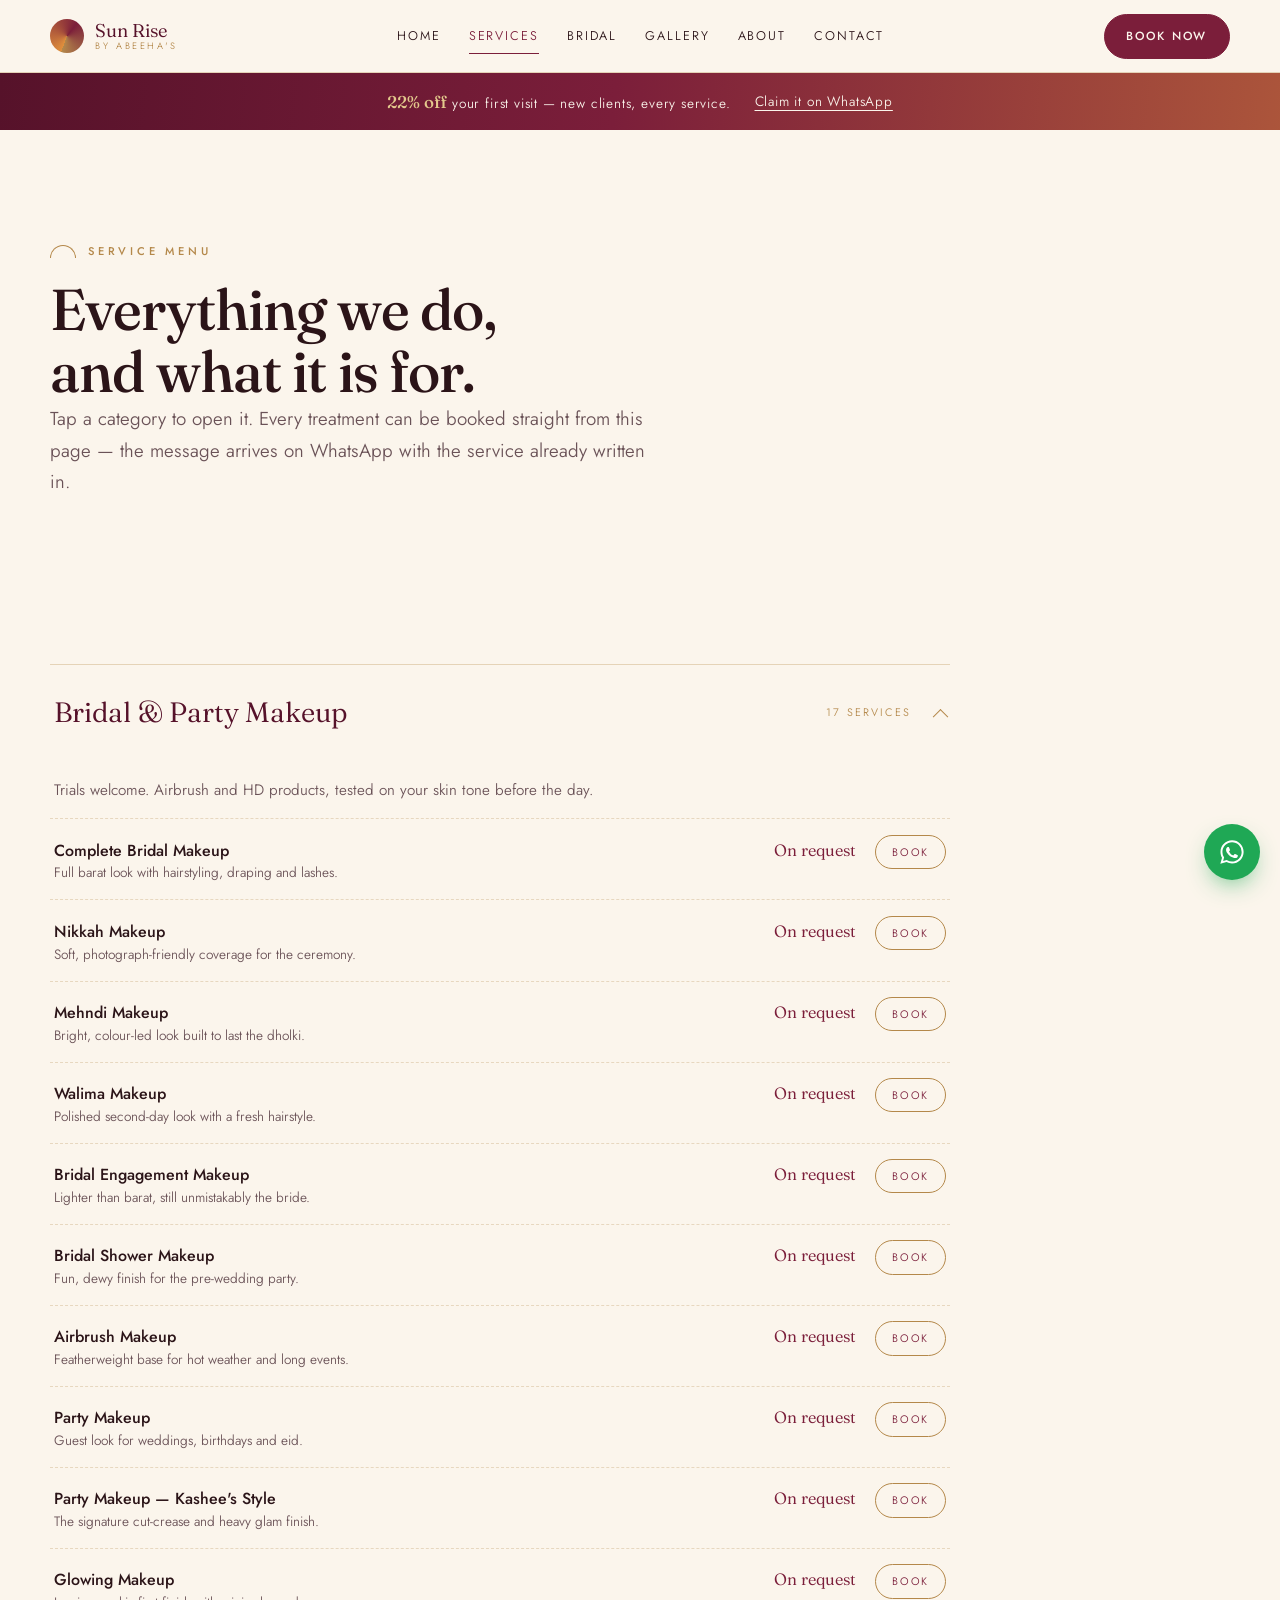
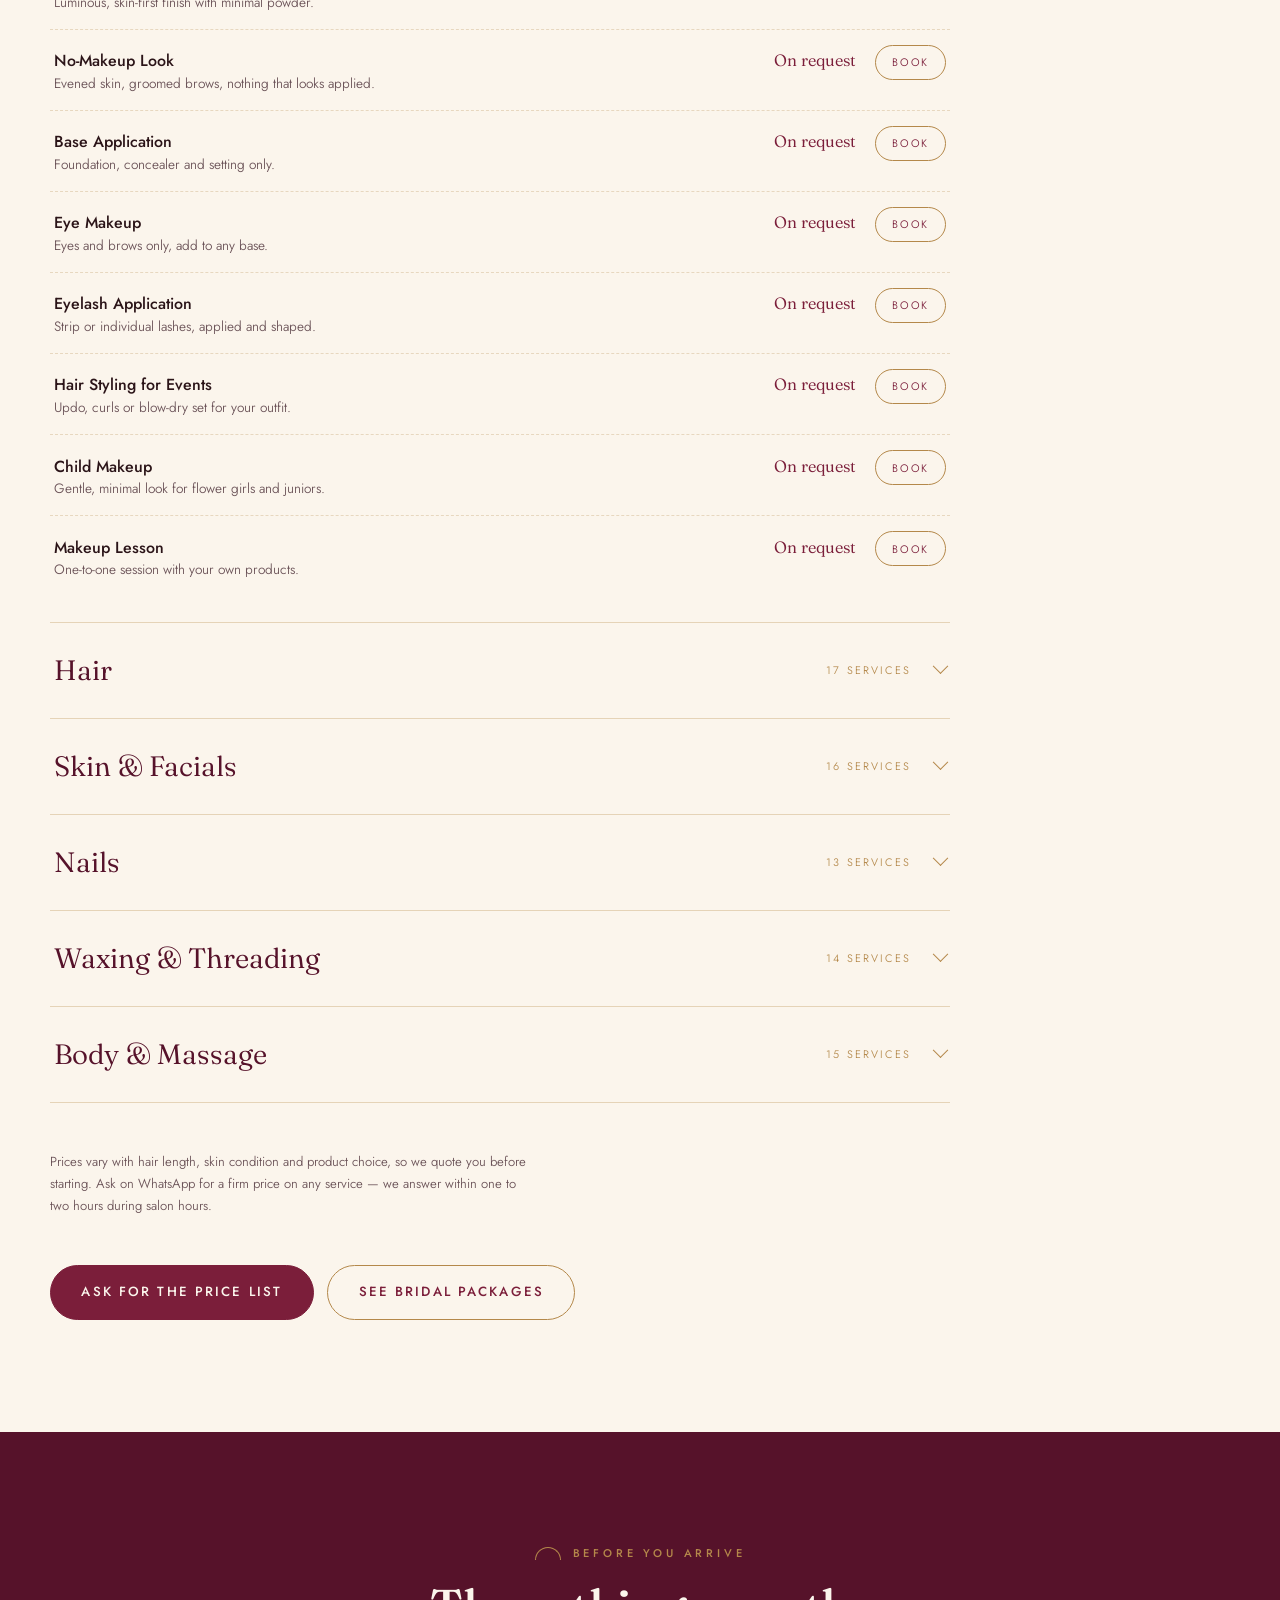
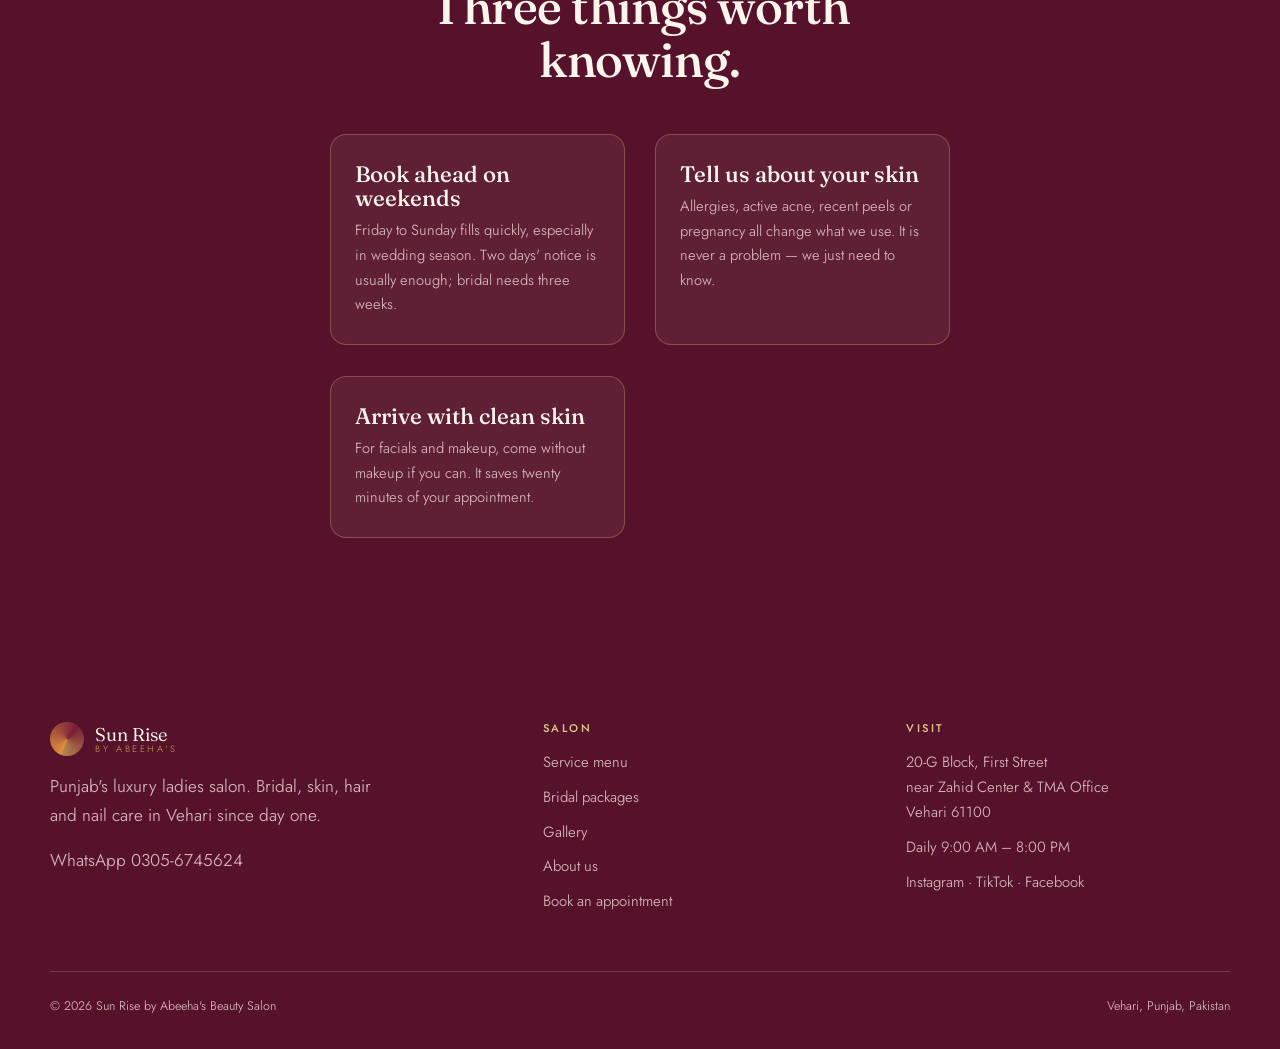
<file: services.html>
<!DOCTYPE html>
<html lang="en">
<head>
<meta charset="utf-8">
<meta name="viewport" content="width=device-width, initial-scale=1">
<title>Service Menu &amp; Prices — Sun Rise by Abeeha's Beauty Salon, Vehari</title>
<meta name="description" content="Full service menu for Vehari's luxury ladies salon: bridal and party makeup, hair colour and keratin, hydra facials, gel nails, waxing, threading and massage. Book any service on WhatsApp.">
<link rel="canonical" href="https://bilalaivideo-hash.github.io/sunrise-salon/services.html">
<meta property="og:type" content="website">
<meta property="og:url" content="https://bilalaivideo-hash.github.io/sunrise-salon/services.html">
<meta property="og:site_name" content="Sun Rise by Abeeha's Beauty Salon">
<meta name="twitter:card" content="summary_large_image">
<meta property="og:title" content="Service Menu — Sun Rise by Abeeha's Beauty Salon">
<meta property="og:description" content="Ninety-plus treatments across makeup, hair, skin, nails, waxing and massage in Vehari.">
<meta property="og:image" content="https://bilalaivideo-hash.github.io/sunrise-salon/og-cover.png">
<meta name="theme-color" content="#7B1E3A">
<link rel="preconnect" href="https://fonts.googleapis.com">
<link rel="preconnect" href="https://fonts.gstatic.com" crossorigin>
<link href="https://fonts.googleapis.com/css2?family=Fraunces:ital,opsz,wght@0,9..144,400;0,9..144,500;1,9..144,400&family=Jost:wght@300;400;500&family=Noto+Nastaliq+Urdu:wght@400&display=swap" rel="stylesheet">
<link rel="icon" href="favicon.svg" type="image/svg+xml">
<link rel="apple-touch-icon" href="favicon.svg">
<link rel="stylesheet" href="styles.css">
</head>

<body>
<a class="skip" href="#main">Skip to content</a>

<!-- ===== Header ===== -->
<header class="top">
  <div class="shell top__in">
    <a class="brand" href="index.html">
      <span class="brand__mark" aria-hidden="true"></span>
      <span class="brand__name">Sun Rise<span class="brand__sub">by Abeeha's</span></span>
    </a>
    <nav class="nav" id="nav" aria-label="Main">
      <a href="index.html" >Home</a>
      <a href="services.html" aria-current="page">Services</a>
      <a href="bridal.html">Bridal</a>
      <a href="gallery.html">Gallery</a>
      <a href="about.html">About</a>
      <a href="contact.html">Contact</a>
    </nav>
    <a class="btn top__cta" href="contact.html">Book now</a>
    <button class="burger" type="button" aria-expanded="false" aria-controls="nav">
      <span></span><span></span><span></span>
      <span class="sr">Menu</span>
    </button>
  </div>
</header>


<div class="ribbon">
  <div class="shell ribbon__in">
    <span><b>22% off</b> your first visit — new clients, every service.</span>
    <a href="https://wa.me/923056745624?text=Assalam-o-Alaikum!%20I%20am%20a%20new%20client%20and%20would%20like%20to%20claim%20the%2022%25%20first-visit%20offer.">Claim it on WhatsApp</a>
  </div>
</div>

<main id="main">

  <section class="band" style="padding-bottom:0">
    <div class="shell">
      <div class="head">
        <p class="eyebrow">Service menu</p>
        <h1 style="font-size:clamp(2.3rem,5.5vw,3.6rem)">Everything we do,<br>and what it is for.</h1>
        <p class="lede">Tap a category to open it. Every treatment can be booked straight from this page — the message arrives on WhatsApp with the service already written in.</p>
      </div>
    </div>
  </section>

  <section class="band">
    <div class="shell">
      <div class="menu">
      <details id="bridal" open>
        <summary><span>Bridal &amp; Party Makeup</span><span class="menu__count">17 services</span></summary>
        <ul class="svc-list">
          <li class="svc"><div class="svc__t"><p style="font-size:0.95rem">Trials welcome. Airbrush and HD products, tested on your skin tone before the day.</p></div></li>
        <li class="svc"><div class="svc__t"><h3>Complete Bridal Makeup</h3><p>Full barat look with hairstyling, draping and lashes.</p></div><span class="price">On request</span><a class="bk" href="https://wa.me/923056745624?text=Assalam-o-Alaikum%21%20I%20would%20like%20to%20book%3A%20Complete%20Bridal%20Makeup" rel="noopener">Book<span class="sr"> Complete Bridal Makeup on WhatsApp</span></a></li>
        <li class="svc"><div class="svc__t"><h3>Nikkah Makeup</h3><p>Soft, photograph-friendly coverage for the ceremony.</p></div><span class="price">On request</span><a class="bk" href="https://wa.me/923056745624?text=Assalam-o-Alaikum%21%20I%20would%20like%20to%20book%3A%20Nikkah%20Makeup" rel="noopener">Book<span class="sr"> Nikkah Makeup on WhatsApp</span></a></li>
        <li class="svc"><div class="svc__t"><h3>Mehndi Makeup</h3><p>Bright, colour-led look built to last the dholki.</p></div><span class="price">On request</span><a class="bk" href="https://wa.me/923056745624?text=Assalam-o-Alaikum%21%20I%20would%20like%20to%20book%3A%20Mehndi%20Makeup" rel="noopener">Book<span class="sr"> Mehndi Makeup on WhatsApp</span></a></li>
        <li class="svc"><div class="svc__t"><h3>Walima Makeup</h3><p>Polished second-day look with a fresh hairstyle.</p></div><span class="price">On request</span><a class="bk" href="https://wa.me/923056745624?text=Assalam-o-Alaikum%21%20I%20would%20like%20to%20book%3A%20Walima%20Makeup" rel="noopener">Book<span class="sr"> Walima Makeup on WhatsApp</span></a></li>
        <li class="svc"><div class="svc__t"><h3>Bridal Engagement Makeup</h3><p>Lighter than barat, still unmistakably the bride.</p></div><span class="price">On request</span><a class="bk" href="https://wa.me/923056745624?text=Assalam-o-Alaikum%21%20I%20would%20like%20to%20book%3A%20Bridal%20Engagement%20Makeup" rel="noopener">Book<span class="sr"> Bridal Engagement Makeup on WhatsApp</span></a></li>
        <li class="svc"><div class="svc__t"><h3>Bridal Shower Makeup</h3><p>Fun, dewy finish for the pre-wedding party.</p></div><span class="price">On request</span><a class="bk" href="https://wa.me/923056745624?text=Assalam-o-Alaikum%21%20I%20would%20like%20to%20book%3A%20Bridal%20Shower%20Makeup" rel="noopener">Book<span class="sr"> Bridal Shower Makeup on WhatsApp</span></a></li>
        <li class="svc"><div class="svc__t"><h3>Airbrush Makeup</h3><p>Featherweight base for hot weather and long events.</p></div><span class="price">On request</span><a class="bk" href="https://wa.me/923056745624?text=Assalam-o-Alaikum%21%20I%20would%20like%20to%20book%3A%20Airbrush%20Makeup" rel="noopener">Book<span class="sr"> Airbrush Makeup on WhatsApp</span></a></li>
        <li class="svc"><div class="svc__t"><h3>Party Makeup</h3><p>Guest look for weddings, birthdays and eid.</p></div><span class="price">On request</span><a class="bk" href="https://wa.me/923056745624?text=Assalam-o-Alaikum%21%20I%20would%20like%20to%20book%3A%20Party%20Makeup" rel="noopener">Book<span class="sr"> Party Makeup on WhatsApp</span></a></li>
        <li class="svc"><div class="svc__t"><h3>Party Makeup — Kashee's Style</h3><p>The signature cut-crease and heavy glam finish.</p></div><span class="price">On request</span><a class="bk" href="https://wa.me/923056745624?text=Assalam-o-Alaikum%21%20I%20would%20like%20to%20book%3A%20Party%20Makeup%20-%20Kashee%27s%20Style" rel="noopener">Book<span class="sr"> Party Makeup - Kashee's Style on WhatsApp</span></a></li>
        <li class="svc"><div class="svc__t"><h3>Glowing Makeup</h3><p>Luminous, skin-first finish with minimal powder.</p></div><span class="price">On request</span><a class="bk" href="https://wa.me/923056745624?text=Assalam-o-Alaikum%21%20I%20would%20like%20to%20book%3A%20Glowing%20Makeup" rel="noopener">Book<span class="sr"> Glowing Makeup on WhatsApp</span></a></li>
        <li class="svc"><div class="svc__t"><h3>No-Makeup Look</h3><p>Evened skin, groomed brows, nothing that looks applied.</p></div><span class="price">On request</span><a class="bk" href="https://wa.me/923056745624?text=Assalam-o-Alaikum%21%20I%20would%20like%20to%20book%3A%20No-Makeup%20Look" rel="noopener">Book<span class="sr"> No-Makeup Look on WhatsApp</span></a></li>
        <li class="svc"><div class="svc__t"><h3>Base Application</h3><p>Foundation, concealer and setting only.</p></div><span class="price">On request</span><a class="bk" href="https://wa.me/923056745624?text=Assalam-o-Alaikum%21%20I%20would%20like%20to%20book%3A%20Base%20Application" rel="noopener">Book<span class="sr"> Base Application on WhatsApp</span></a></li>
        <li class="svc"><div class="svc__t"><h3>Eye Makeup</h3><p>Eyes and brows only, add to any base.</p></div><span class="price">On request</span><a class="bk" href="https://wa.me/923056745624?text=Assalam-o-Alaikum%21%20I%20would%20like%20to%20book%3A%20Eye%20Makeup" rel="noopener">Book<span class="sr"> Eye Makeup on WhatsApp</span></a></li>
        <li class="svc"><div class="svc__t"><h3>Eyelash Application</h3><p>Strip or individual lashes, applied and shaped.</p></div><span class="price">On request</span><a class="bk" href="https://wa.me/923056745624?text=Assalam-o-Alaikum%21%20I%20would%20like%20to%20book%3A%20Eyelash%20Application" rel="noopener">Book<span class="sr"> Eyelash Application on WhatsApp</span></a></li>
        <li class="svc"><div class="svc__t"><h3>Hair Styling for Events</h3><p>Updo, curls or blow-dry set for your outfit.</p></div><span class="price">On request</span><a class="bk" href="https://wa.me/923056745624?text=Assalam-o-Alaikum%21%20I%20would%20like%20to%20book%3A%20Hair%20Styling%20for%20Events" rel="noopener">Book<span class="sr"> Hair Styling for Events on WhatsApp</span></a></li>
        <li class="svc"><div class="svc__t"><h3>Child Makeup</h3><p>Gentle, minimal look for flower girls and juniors.</p></div><span class="price">On request</span><a class="bk" href="https://wa.me/923056745624?text=Assalam-o-Alaikum%21%20I%20would%20like%20to%20book%3A%20Child%20Makeup" rel="noopener">Book<span class="sr"> Child Makeup on WhatsApp</span></a></li>
        <li class="svc"><div class="svc__t"><h3>Makeup Lesson</h3><p>One-to-one session with your own products.</p></div><span class="price">On request</span><a class="bk" href="https://wa.me/923056745624?text=Assalam-o-Alaikum%21%20I%20would%20like%20to%20book%3A%20Makeup%20Lesson" rel="noopener">Book<span class="sr"> Makeup Lesson on WhatsApp</span></a></li>
        </ul>
      </details>
      <details id="hair">
        <summary><span>Hair</span><span class="menu__count">17 services</span></summary>
        <ul class="svc-list">
          <li class="svc"><div class="svc__t"><p style="font-size:0.95rem">Ammonia-managed colour, branded keratin and a stylist who will tell you honestly what suits you.</p></div></li>
        <li class="svc"><div class="svc__t"><h3>Hair Cutting</h3><p>Consultation first, then U-cut, layers, bob, pixie or step.</p></div><span class="price">On request</span><a class="bk" href="https://wa.me/923056745624?text=Assalam-o-Alaikum%21%20I%20would%20like%20to%20book%3A%20Hair%20Cutting" rel="noopener">Book<span class="sr"> Hair Cutting on WhatsApp</span></a></li>
        <li class="svc"><div class="svc__t"><h3>Front Layer Cutting</h3><p>Face-framing layers without losing overall length.</p></div><span class="price">On request</span><a class="bk" href="https://wa.me/923056745624?text=Assalam-o-Alaikum%21%20I%20would%20like%20to%20book%3A%20Front%20Layer%20Cutting" rel="noopener">Book<span class="sr"> Front Layer Cutting on WhatsApp</span></a></li>
        <li class="svc"><div class="svc__t"><h3>Long / Short Layer Cutting</h3><p>Movement through the lengths, cut to your density.</p></div><span class="price">On request</span><a class="bk" href="https://wa.me/923056745624?text=Assalam-o-Alaikum%21%20I%20would%20like%20to%20book%3A%20Long%20/%20Short%20Layer%20Cutting" rel="noopener">Book<span class="sr"> Long / Short Layer Cutting on WhatsApp</span></a></li>
        <li class="svc"><div class="svc__t"><h3>Hair Trimming</h3><p>Dusting the ends to stop split ends travelling.</p></div><span class="price">On request</span><a class="bk" href="https://wa.me/923056745624?text=Assalam-o-Alaikum%21%20I%20would%20like%20to%20book%3A%20Hair%20Trimming" rel="noopener">Book<span class="sr"> Hair Trimming on WhatsApp</span></a></li>
        <li class="svc"><div class="svc__t"><h3>Hair Colouring</h3><p>Full-head colour in your chosen tone.</p></div><span class="price">On request</span><a class="bk" href="https://wa.me/923056745624?text=Assalam-o-Alaikum%21%20I%20would%20like%20to%20book%3A%20Hair%20Colouring" rel="noopener">Book<span class="sr"> Hair Colouring on WhatsApp</span></a></li>
        <li class="svc"><div class="svc__t"><h3>Root Touch-Up</h3><p>Regrowth matched to your existing colour.</p></div><span class="price">On request</span><a class="bk" href="https://wa.me/923056745624?text=Assalam-o-Alaikum%21%20I%20would%20like%20to%20book%3A%20Root%20Touch-Up" rel="noopener">Book<span class="sr"> Root Touch-Up on WhatsApp</span></a></li>
        <li class="svc"><div class="svc__t"><h3>Hair Balayage</h3><p>Hand-painted, low-maintenance sun-lift.</p></div><span class="price">On request</span><a class="bk" href="https://wa.me/923056745624?text=Assalam-o-Alaikum%21%20I%20would%20like%20to%20book%3A%20Hair%20Balayage" rel="noopener">Book<span class="sr"> Hair Balayage on WhatsApp</span></a></li>
        <li class="svc"><div class="svc__t"><h3>Hair Streaking / Highlights</h3><p>Cap or foil streaking, fine to chunky.</p></div><span class="price">On request</span><a class="bk" href="https://wa.me/923056745624?text=Assalam-o-Alaikum%21%20I%20would%20like%20to%20book%3A%20Hair%20Streaking%20/%20Highlights" rel="noopener">Book<span class="sr"> Hair Streaking / Highlights on WhatsApp</span></a></li>
        <li class="svc"><div class="svc__t"><h3>Simple Dye</h3><p>Grey coverage in a natural shade.</p></div><span class="price">On request</span><a class="bk" href="https://wa.me/923056745624?text=Assalam-o-Alaikum%21%20I%20would%20like%20to%20book%3A%20Simple%20Dye" rel="noopener">Book<span class="sr"> Simple Dye on WhatsApp</span></a></li>
        <li class="svc"><div class="svc__t"><h3>Hair Keratin Treatment</h3><p>Frizz control and shine for 3–5 months.</p></div><span class="price">On request</span><a class="bk" href="https://wa.me/923056745624?text=Assalam-o-Alaikum%21%20I%20would%20like%20to%20book%3A%20Hair%20Keratin%20Treatment" rel="noopener">Book<span class="sr"> Hair Keratin Treatment on WhatsApp</span></a></li>
        <li class="svc"><div class="svc__t"><h3>Hair Rebonding</h3><p>Permanently straightened, glass-smooth finish.</p></div><span class="price">On request</span><a class="bk" href="https://wa.me/923056745624?text=Assalam-o-Alaikum%21%20I%20would%20like%20to%20book%3A%20Hair%20Rebonding" rel="noopener">Book<span class="sr"> Hair Rebonding on WhatsApp</span></a></li>
        <li class="svc"><div class="svc__t"><h3>Hair Protein Treatment</h3><p>Rebuilds hair weakened by colour or heat.</p></div><span class="price">On request</span><a class="bk" href="https://wa.me/923056745624?text=Assalam-o-Alaikum%21%20I%20would%20like%20to%20book%3A%20Hair%20Protein%20Treatment" rel="noopener">Book<span class="sr"> Hair Protein Treatment on WhatsApp</span></a></li>
        <li class="svc"><div class="svc__t"><h3>Deep Conditioning</h3><p>Steam-assisted mask for dry, brittle lengths.</p></div><span class="price">On request</span><a class="bk" href="https://wa.me/923056745624?text=Assalam-o-Alaikum%21%20I%20would%20like%20to%20book%3A%20Deep%20Conditioning" rel="noopener">Book<span class="sr"> Deep Conditioning on WhatsApp</span></a></li>
        <li class="svc"><div class="svc__t"><h3>Hair Extensions</h3><p>Clip-in or bonded, colour-matched to your hair.</p></div><span class="price">On request</span><a class="bk" href="https://wa.me/923056745624?text=Assalam-o-Alaikum%21%20I%20would%20like%20to%20book%3A%20Hair%20Extensions" rel="noopener">Book<span class="sr"> Hair Extensions on WhatsApp</span></a></li>
        <li class="svc"><div class="svc__t"><h3>Scalp Care Treatment</h3><p>For dandruff, itching and oily roots.</p></div><span class="price">On request</span><a class="bk" href="https://wa.me/923056745624?text=Assalam-o-Alaikum%21%20I%20would%20like%20to%20book%3A%20Scalp%20Care%20Treatment" rel="noopener">Book<span class="sr"> Scalp Care Treatment on WhatsApp</span></a></li>
        <li class="svc"><div class="svc__t"><h3>Blow-Dry &amp; Styling</h3><p>Wash, blow-dry and set.</p></div><span class="price">On request</span><a class="bk" href="https://wa.me/923056745624?text=Assalam-o-Alaikum%21%20I%20would%20like%20to%20book%3A%20Blow-Dry%20%26%20Styling" rel="noopener">Book<span class="sr"> Blow-Dry & Styling on WhatsApp</span></a></li>
        <li class="svc"><div class="svc__t"><h3>Special Occasion Hairstyling</h3><p>Braids, buns and set curls for events.</p></div><span class="price">On request</span><a class="bk" href="https://wa.me/923056745624?text=Assalam-o-Alaikum%21%20I%20would%20like%20to%20book%3A%20Special%20Occasion%20Hairstyling" rel="noopener">Book<span class="sr"> Special Occasion Hairstyling on WhatsApp</span></a></li>
        </ul>
      </details>
      <details id="skin">
        <summary><span>Skin &amp; Facials</span><span class="menu__count">16 services</span></summary>
        <ul class="svc-list">
          <li class="svc"><div class="svc__t"><p style="font-size:0.95rem">Skin analysis before every facial. We will not sell you a treatment your skin does not need.</p></div></li>
        <li class="svc"><div class="svc__t"><h3>Hydra Facial with Machine</h3><p>Nine-step cleanse, extraction and hydration.</p></div><span class="price">On request</span><a class="bk" href="https://wa.me/923056745624?text=Assalam-o-Alaikum%21%20I%20would%20like%20to%20book%3A%20Hydra%20Facial%20with%20Machine" rel="noopener">Book<span class="sr"> Hydra Facial with Machine on WhatsApp</span></a></li>
        <li class="svc"><div class="svc__t"><h3>Hydra Facial + Microneedling</h3><p>Deeper repair for texture and early lines.</p></div><span class="price">On request</span><a class="bk" href="https://wa.me/923056745624?text=Assalam-o-Alaikum%21%20I%20would%20like%20to%20book%3A%20Hydra%20Facial%20%2B%20Microneedling" rel="noopener">Book<span class="sr"> Hydra Facial + Microneedling on WhatsApp</span></a></li>
        <li class="svc"><div class="svc__t"><h3>Hydra Facial for Acne</h3><p>Calming protocol with extraction and salicylic care.</p></div><span class="price">On request</span><a class="bk" href="https://wa.me/923056745624?text=Assalam-o-Alaikum%21%20I%20would%20like%20to%20book%3A%20Hydra%20Facial%20for%20Acne" rel="noopener">Book<span class="sr"> Hydra Facial for Acne on WhatsApp</span></a></li>
        <li class="svc"><div class="svc__t"><h3>Hydra Facial for Freckles</h3><p>Brightening actives targeted at pigmentation.</p></div><span class="price">On request</span><a class="bk" href="https://wa.me/923056745624?text=Assalam-o-Alaikum%21%20I%20would%20like%20to%20book%3A%20Hydra%20Facial%20for%20Freckles" rel="noopener">Book<span class="sr"> Hydra Facial for Freckles on WhatsApp</span></a></li>
        <li class="svc"><div class="svc__t"><h3>Zafran Hydra Facial</h3><p>Saffron-based glow facial with machine.</p></div><span class="price">On request</span><a class="bk" href="https://wa.me/923056745624?text=Assalam-o-Alaikum%21%20I%20would%20like%20to%20book%3A%20Zafran%20Hydra%20Facial" rel="noopener">Book<span class="sr"> Zafran Hydra Facial on WhatsApp</span></a></li>
        <li class="svc"><div class="svc__t"><h3>Oxygeno Facial — Janssen</h3><p>Oxygen infusion with Janssen professional line.</p></div><span class="price">On request</span><a class="bk" href="https://wa.me/923056745624?text=Assalam-o-Alaikum%21%20I%20would%20like%20to%20book%3A%20Oxygeno%20Facial%20-%20Janssen" rel="noopener">Book<span class="sr"> Oxygeno Facial - Janssen on WhatsApp</span></a></li>
        <li class="svc"><div class="svc__t"><h3>Oxygeno Facial — Gold</h3><p>Gold-leaf treatment for a special-occasion glow.</p></div><span class="price">On request</span><a class="bk" href="https://wa.me/923056745624?text=Assalam-o-Alaikum%21%20I%20would%20like%20to%20book%3A%20Oxygeno%20Facial%20-%20Gold" rel="noopener">Book<span class="sr"> Oxygeno Facial - Gold on WhatsApp</span></a></li>
        <li class="svc"><div class="svc__t"><h3>Oxygeno Facial — Pink / Fruit</h3><p>Gentle brightening for sensitive skin.</p></div><span class="price">On request</span><a class="bk" href="https://wa.me/923056745624?text=Assalam-o-Alaikum%21%20I%20would%20like%20to%20book%3A%20Oxygeno%20Facial%20-%20Pink%20/%20Fruit" rel="noopener">Book<span class="sr"> Oxygeno Facial - Pink / Fruit on WhatsApp</span></a></li>
        <li class="svc"><div class="svc__t"><h3>Whitening Facial</h3><p>Even tone and reduce dullness over a course.</p></div><span class="price">On request</span><a class="bk" href="https://wa.me/923056745624?text=Assalam-o-Alaikum%21%20I%20would%20like%20to%20book%3A%20Whitening%20Facial" rel="noopener">Book<span class="sr"> Whitening Facial on WhatsApp</span></a></li>
        <li class="svc"><div class="svc__t"><h3>Microneedling Whitening Facial</h3><p>Combined resurfacing and brightening.</p></div><span class="price">On request</span><a class="bk" href="https://wa.me/923056745624?text=Assalam-o-Alaikum%21%20I%20would%20like%20to%20book%3A%20Microneedling%20Whitening%20Facial" rel="noopener">Book<span class="sr"> Microneedling Whitening Facial on WhatsApp</span></a></li>
        <li class="svc"><div class="svc__t"><h3>Herbal Facial</h3><p>Plant-based, fragrance-light, for reactive skin.</p></div><span class="price">On request</span><a class="bk" href="https://wa.me/923056745624?text=Assalam-o-Alaikum%21%20I%20would%20like%20to%20book%3A%20Herbal%20Facial" rel="noopener">Book<span class="sr"> Herbal Facial on WhatsApp</span></a></li>
        <li class="svc"><div class="svc__t"><h3>Natural / Normal Facial</h3><p>Classic cleanse, steam, massage and mask.</p></div><span class="price">On request</span><a class="bk" href="https://wa.me/923056745624?text=Assalam-o-Alaikum%21%20I%20would%20like%20to%20book%3A%20Natural%20/%20Normal%20Facial" rel="noopener">Book<span class="sr"> Natural / Normal Facial on WhatsApp</span></a></li>
        <li class="svc"><div class="svc__t"><h3>Face Cleansing</h3><p>Quick reset between full facials.</p></div><span class="price">On request</span><a class="bk" href="https://wa.me/923056745624?text=Assalam-o-Alaikum%21%20I%20would%20like%20to%20book%3A%20Face%20Cleansing" rel="noopener">Book<span class="sr"> Face Cleansing on WhatsApp</span></a></li>
        <li class="svc"><div class="svc__t"><h3>Skin Analysis</h3><p>Fifteen-minute consultation, free with any facial.</p></div><span class="price">On request</span><a class="bk" href="https://wa.me/923056745624?text=Assalam-o-Alaikum%21%20I%20would%20like%20to%20book%3A%20Skin%20Analysis" rel="noopener">Book<span class="sr"> Skin Analysis on WhatsApp</span></a></li>
        <li class="svc"><div class="svc__t"><h3>Acne Treatment Course</h3><p>Multi-session plan with home-care guidance.</p></div><span class="price">On request</span><a class="bk" href="https://wa.me/923056745624?text=Assalam-o-Alaikum%21%20I%20would%20like%20to%20book%3A%20Acne%20Treatment%20Course" rel="noopener">Book<span class="sr"> Acne Treatment Course on WhatsApp</span></a></li>
        <li class="svc"><div class="svc__t"><h3>Face Massage</h3><p>Lymphatic and tension release, twenty minutes.</p></div><span class="price">On request</span><a class="bk" href="https://wa.me/923056745624?text=Assalam-o-Alaikum%21%20I%20would%20like%20to%20book%3A%20Face%20Massage" rel="noopener">Book<span class="sr"> Face Massage on WhatsApp</span></a></li>
        </ul>
      </details>
      <details id="nails">
        <summary><span>Nails</span><span class="menu__count">13 services</span></summary>
        <ul class="svc-list">
          <li class="svc"><div class="svc__t"><p style="font-size:0.95rem">One set of files per client. Gel cured properly so it lasts the full three weeks.</p></div></li>
        <li class="svc"><div class="svc__t"><h3>Gel Nails — Full Set</h3><p>Shaped, cured and finished in your colour.</p></div><span class="price">On request</span><a class="bk" href="https://wa.me/923056745624?text=Assalam-o-Alaikum%21%20I%20would%20like%20to%20book%3A%20Gel%20Nails%20-%20Full%20Set" rel="noopener">Book<span class="sr"> Gel Nails - Full Set on WhatsApp</span></a></li>
        <li class="svc"><div class="svc__t"><h3>Nail Extensions</h3><p>Length and shape built to your nail bed.</p></div><span class="price">On request</span><a class="bk" href="https://wa.me/923056745624?text=Assalam-o-Alaikum%21%20I%20would%20like%20to%20book%3A%20Nail%20Extensions" rel="noopener">Book<span class="sr"> Nail Extensions on WhatsApp</span></a></li>
        <li class="svc"><div class="svc__t"><h3>Gel Polish</h3><p>Long-wear colour on natural nails.</p></div><span class="price">On request</span><a class="bk" href="https://wa.me/923056745624?text=Assalam-o-Alaikum%21%20I%20would%20like%20to%20book%3A%20Gel%20Polish" rel="noopener">Book<span class="sr"> Gel Polish on WhatsApp</span></a></li>
        <li class="svc"><div class="svc__t"><h3>Gel with Manicure</h3><p>Full manicure finished with gel colour.</p></div><span class="price">On request</span><a class="bk" href="https://wa.me/923056745624?text=Assalam-o-Alaikum%21%20I%20would%20like%20to%20book%3A%20Gel%20with%20Manicure" rel="noopener">Book<span class="sr"> Gel with Manicure on WhatsApp</span></a></li>
        <li class="svc"><div class="svc__t"><h3>Nail Art</h3><p>Freehand, chrome, marble or sticker deco.</p></div><span class="price">On request</span><a class="bk" href="https://wa.me/923056745624?text=Assalam-o-Alaikum%21%20I%20would%20like%20to%20book%3A%20Nail%20Art" rel="noopener">Book<span class="sr"> Nail Art on WhatsApp</span></a></li>
        <li class="svc"><div class="svc__t"><h3>French Nail Polish</h3><p>The classic tip, hand-painted.</p></div><span class="price">On request</span><a class="bk" href="https://wa.me/923056745624?text=Assalam-o-Alaikum%21%20I%20would%20like%20to%20book%3A%20French%20Nail%20Polish" rel="noopener">Book<span class="sr"> French Nail Polish on WhatsApp</span></a></li>
        <li class="svc"><div class="svc__t"><h3>Manicure</h3><p>Soak, cuticle work, shape, massage and polish.</p></div><span class="price">On request</span><a class="bk" href="https://wa.me/923056745624?text=Assalam-o-Alaikum%21%20I%20would%20like%20to%20book%3A%20Manicure" rel="noopener">Book<span class="sr"> Manicure on WhatsApp</span></a></li>
        <li class="svc"><div class="svc__t"><h3>Pedicure</h3><p>Soak, heel work, shape, massage and polish.</p></div><span class="price">On request</span><a class="bk" href="https://wa.me/923056745624?text=Assalam-o-Alaikum%21%20I%20would%20like%20to%20book%3A%20Pedicure" rel="noopener">Book<span class="sr"> Pedicure on WhatsApp</span></a></li>
        <li class="svc"><div class="svc__t"><h3>Manicure + Pedicure with Sheet Mask</h3><p>Hands and feet with serum and mask treatment.</p></div><span class="price">On request</span><a class="bk" href="https://wa.me/923056745624?text=Assalam-o-Alaikum%21%20I%20would%20like%20to%20book%3A%20Manicure%20%2B%20Pedicure%20with%20Sheet%20Mask" rel="noopener">Book<span class="sr"> Manicure + Pedicure with Sheet Mask on WhatsApp</span></a></li>
        <li class="svc"><div class="svc__t"><h3>Foot Spa with Massage</h3><p>Warm soak, scrub and thirty-minute massage.</p></div><span class="price">On request</span><a class="bk" href="https://wa.me/923056745624?text=Assalam-o-Alaikum%21%20I%20would%20like%20to%20book%3A%20Foot%20Spa%20with%20Massage" rel="noopener">Book<span class="sr"> Foot Spa with Massage on WhatsApp</span></a></li>
        <li class="svc"><div class="svc__t"><h3>Nail Repair</h3><p>Fixing a broken nail or lifted extension.</p></div><span class="price">On request</span><a class="bk" href="https://wa.me/923056745624?text=Assalam-o-Alaikum%21%20I%20would%20like%20to%20book%3A%20Nail%20Repair" rel="noopener">Book<span class="sr"> Nail Repair on WhatsApp</span></a></li>
        <li class="svc"><div class="svc__t"><h3>Gel Removal / Soak Off</h3><p>Safe removal without thinning your nail.</p></div><span class="price">On request</span><a class="bk" href="https://wa.me/923056745624?text=Assalam-o-Alaikum%21%20I%20would%20like%20to%20book%3A%20Gel%20Removal%20/%20Soak%20Off" rel="noopener">Book<span class="sr"> Gel Removal / Soak Off on WhatsApp</span></a></li>
        <li class="svc"><div class="svc__t"><h3>Polish Change</h3><p>Colour swap on an existing set.</p></div><span class="price">On request</span><a class="bk" href="https://wa.me/923056745624?text=Assalam-o-Alaikum%21%20I%20would%20like%20to%20book%3A%20Polish%20Change" rel="noopener">Book<span class="sr"> Polish Change on WhatsApp</span></a></li>
        </ul>
      </details>
      <details id="wax">
        <summary><span>Waxing &amp; Threading</span><span class="menu__count">14 services</span></summary>
        <ul class="svc-list">
          <li class="svc"><div class="svc__t"><p style="font-size:0.95rem">Fresh strips and fresh wax for every client, without exception.</p></div></li>
        <li class="svc"><div class="svc__t"><h3>Eyebrow Threading</h3><p>Shaped to your face, not to a trend.</p></div><span class="price">On request</span><a class="bk" href="https://wa.me/923056745624?text=Assalam-o-Alaikum%21%20I%20would%20like%20to%20book%3A%20Eyebrow%20Threading" rel="noopener">Book<span class="sr"> Eyebrow Threading on WhatsApp</span></a></li>
        <li class="svc"><div class="svc__t"><h3>Eyebrows + Upper Lips</h3><p>The regular ten-minute tidy.</p></div><span class="price">On request</span><a class="bk" href="https://wa.me/923056745624?text=Assalam-o-Alaikum%21%20I%20would%20like%20to%20book%3A%20Eyebrows%20%2B%20Upper%20Lips" rel="noopener">Book<span class="sr"> Eyebrows + Upper Lips on WhatsApp</span></a></li>
        <li class="svc"><div class="svc__t"><h3>Full Face Threading</h3><p>Complete face including brows.</p></div><span class="price">On request</span><a class="bk" href="https://wa.me/923056745624?text=Assalam-o-Alaikum%21%20I%20would%20like%20to%20book%3A%20Full%20Face%20Threading" rel="noopener">Book<span class="sr"> Full Face Threading on WhatsApp</span></a></li>
        <li class="svc"><div class="svc__t"><h3>Eyebrow Shaping</h3><p>Reshaping a grown-out or over-plucked brow.</p></div><span class="price">On request</span><a class="bk" href="https://wa.me/923056745624?text=Assalam-o-Alaikum%21%20I%20would%20like%20to%20book%3A%20Eyebrow%20Shaping" rel="noopener">Book<span class="sr"> Eyebrow Shaping on WhatsApp</span></a></li>
        <li class="svc"><div class="svc__t"><h3>Eyelash Lifting</h3><p>Curl that lasts six to eight weeks.</p></div><span class="price">On request</span><a class="bk" href="https://wa.me/923056745624?text=Assalam-o-Alaikum%21%20I%20would%20like%20to%20book%3A%20Eyelash%20Lifting" rel="noopener">Book<span class="sr"> Eyelash Lifting on WhatsApp</span></a></li>
        <li class="svc"><div class="svc__t"><h3>Eyelash Extensions</h3><p>Individual lashes, natural to dramatic.</p></div><span class="price">On request</span><a class="bk" href="https://wa.me/923056745624?text=Assalam-o-Alaikum%21%20I%20would%20like%20to%20book%3A%20Eyelash%20Extensions" rel="noopener">Book<span class="sr"> Eyelash Extensions on WhatsApp</span></a></li>
        <li class="svc"><div class="svc__t"><h3>Full Arms Wax</h3><p>Wrist to shoulder.</p></div><span class="price">On request</span><a class="bk" href="https://wa.me/923056745624?text=Assalam-o-Alaikum%21%20I%20would%20like%20to%20book%3A%20Full%20Arms%20Wax" rel="noopener">Book<span class="sr"> Full Arms Wax on WhatsApp</span></a></li>
        <li class="svc"><div class="svc__t"><h3>Half Arms Wax</h3><p>Wrist to elbow.</p></div><span class="price">On request</span><a class="bk" href="https://wa.me/923056745624?text=Assalam-o-Alaikum%21%20I%20would%20like%20to%20book%3A%20Half%20Arms%20Wax" rel="noopener">Book<span class="sr"> Half Arms Wax on WhatsApp</span></a></li>
        <li class="svc"><div class="svc__t"><h3>Under Arms Wax</h3><p>Quick, with soothing gel after.</p></div><span class="price">On request</span><a class="bk" href="https://wa.me/923056745624?text=Assalam-o-Alaikum%21%20I%20would%20like%20to%20book%3A%20Under%20Arms%20Wax" rel="noopener">Book<span class="sr"> Under Arms Wax on WhatsApp</span></a></li>
        <li class="svc"><div class="svc__t"><h3>Full Legs Wax</h3><p>Ankle to thigh.</p></div><span class="price">On request</span><a class="bk" href="https://wa.me/923056745624?text=Assalam-o-Alaikum%21%20I%20would%20like%20to%20book%3A%20Full%20Legs%20Wax" rel="noopener">Book<span class="sr"> Full Legs Wax on WhatsApp</span></a></li>
        <li class="svc"><div class="svc__t"><h3>Half Legs Wax</h3><p>Ankle to knee.</p></div><span class="price">On request</span><a class="bk" href="https://wa.me/923056745624?text=Assalam-o-Alaikum%21%20I%20would%20like%20to%20book%3A%20Half%20Legs%20Wax" rel="noopener">Book<span class="sr"> Half Legs Wax on WhatsApp</span></a></li>
        <li class="svc"><div class="svc__t"><h3>Full Face Wax with Eyebrows</h3><p>For those who prefer wax to thread.</p></div><span class="price">On request</span><a class="bk" href="https://wa.me/923056745624?text=Assalam-o-Alaikum%21%20I%20would%20like%20to%20book%3A%20Full%20Face%20Wax%20with%20Eyebrows" rel="noopener">Book<span class="sr"> Full Face Wax with Eyebrows on WhatsApp</span></a></li>
        <li class="svc"><div class="svc__t"><h3>Upper Lip / Chin / Forehead Wax</h3><p>Single areas, priced individually.</p></div><span class="price">On request</span><a class="bk" href="https://wa.me/923056745624?text=Assalam-o-Alaikum%21%20I%20would%20like%20to%20book%3A%20Upper%20Lip%20/%20Chin%20/%20Forehead%20Wax" rel="noopener">Book<span class="sr"> Upper Lip / Chin / Forehead Wax on WhatsApp</span></a></li>
        <li class="svc"><div class="svc__t"><h3>Full Body Wax Package</h3><p>Full arms, under arms, full legs, under legs and back.</p></div><span class="price">On request</span><a class="bk" href="https://wa.me/923056745624?text=Assalam-o-Alaikum%21%20I%20would%20like%20to%20book%3A%20Full%20Body%20Wax%20Package" rel="noopener">Book<span class="sr"> Full Body Wax Package on WhatsApp</span></a></li>
        </ul>
      </details>
      <details id="body">
        <summary><span>Body &amp; Massage</span><span class="menu__count">15 services</span></summary>
        <ul class="svc-list">
          <li class="svc"><div class="svc__t"><p style="font-size:0.95rem">A quiet, curtained room. Tell us the pressure you want and we will hold it.</p></div></li>
        <li class="svc"><div class="svc__t"><h3>Full Body Massage</h3><p>Sixty minutes, oil of your choice.</p></div><span class="price">On request</span><a class="bk" href="https://wa.me/923056745624?text=Assalam-o-Alaikum%21%20I%20would%20like%20to%20book%3A%20Full%20Body%20Massage" rel="noopener">Book<span class="sr"> Full Body Massage on WhatsApp</span></a></li>
        <li class="svc"><div class="svc__t"><h3>5-Step Full Body Scrub with Massage</h3><p>One hundred and twenty minutes, top to toe.</p></div><span class="price">On request</span><a class="bk" href="https://wa.me/923056745624?text=Assalam-o-Alaikum%21%20I%20would%20like%20to%20book%3A%205-Step%20Full%20Body%20Scrub%20with%20Massage" rel="noopener">Book<span class="sr"> 5-Step Full Body Scrub with Massage on WhatsApp</span></a></li>
        <li class="svc"><div class="svc__t"><h3>Aromatherapy Massage</h3><p>Essential oils chosen for mood and skin.</p></div><span class="price">On request</span><a class="bk" href="https://wa.me/923056745624?text=Assalam-o-Alaikum%21%20I%20would%20like%20to%20book%3A%20Aromatherapy%20Massage" rel="noopener">Book<span class="sr"> Aromatherapy Massage on WhatsApp</span></a></li>
        <li class="svc"><div class="svc__t"><h3>Swedish Massage</h3><p>Long, flowing strokes for general tension.</p></div><span class="price">On request</span><a class="bk" href="https://wa.me/923056745624?text=Assalam-o-Alaikum%21%20I%20would%20like%20to%20book%3A%20Swedish%20Massage" rel="noopener">Book<span class="sr"> Swedish Massage on WhatsApp</span></a></li>
        <li class="svc"><div class="svc__t"><h3>Deep Tissue Massage</h3><p>Firm pressure for stubborn knots.</p></div><span class="price">On request</span><a class="bk" href="https://wa.me/923056745624?text=Assalam-o-Alaikum%21%20I%20would%20like%20to%20book%3A%20Deep%20Tissue%20Massage" rel="noopener">Book<span class="sr"> Deep Tissue Massage on WhatsApp</span></a></li>
        <li class="svc"><div class="svc__t"><h3>Thai Massage</h3><p>Assisted stretching, clothed, no oil.</p></div><span class="price">On request</span><a class="bk" href="https://wa.me/923056745624?text=Assalam-o-Alaikum%21%20I%20would%20like%20to%20book%3A%20Thai%20Massage" rel="noopener">Book<span class="sr"> Thai Massage on WhatsApp</span></a></li>
        <li class="svc"><div class="svc__t"><h3>Hot Stone Massage</h3><p>Heated basalt stones for deep muscle release.</p></div><span class="price">On request</span><a class="bk" href="https://wa.me/923056745624?text=Assalam-o-Alaikum%21%20I%20would%20like%20to%20book%3A%20Hot%20Stone%20Massage" rel="noopener">Book<span class="sr"> Hot Stone Massage on WhatsApp</span></a></li>
        <li class="svc"><div class="svc__t"><h3>Back Massage</h3><p>Fifteen focused minutes on shoulders and back.</p></div><span class="price">On request</span><a class="bk" href="https://wa.me/923056745624?text=Assalam-o-Alaikum%21%20I%20would%20like%20to%20book%3A%20Back%20Massage" rel="noopener">Book<span class="sr"> Back Massage on WhatsApp</span></a></li>
        <li class="svc"><div class="svc__t"><h3>Neck &amp; Shoulder Treatment</h3><p>For desk, phone and dupatta strain.</p></div><span class="price">On request</span><a class="bk" href="https://wa.me/923056745624?text=Assalam-o-Alaikum%21%20I%20would%20like%20to%20book%3A%20Neck%20%26%20Shoulder%20Treatment" rel="noopener">Book<span class="sr"> Neck & Shoulder Treatment on WhatsApp</span></a></li>
        <li class="svc"><div class="svc__t"><h3>Foot Massage</h3><p>Reflex points, thirty minutes.</p></div><span class="price">On request</span><a class="bk" href="https://wa.me/923056745624?text=Assalam-o-Alaikum%21%20I%20would%20like%20to%20book%3A%20Foot%20Massage" rel="noopener">Book<span class="sr"> Foot Massage on WhatsApp</span></a></li>
        <li class="svc"><div class="svc__t"><h3>Foot Spa</h3><p>Fifteen-minute soak and scrub.</p></div><span class="price">On request</span><a class="bk" href="https://wa.me/923056745624?text=Assalam-o-Alaikum%21%20I%20would%20like%20to%20book%3A%20Foot%20Spa" rel="noopener">Book<span class="sr"> Foot Spa on WhatsApp</span></a></li>
        <li class="svc"><div class="svc__t"><h3>Whitening Body Polisher</h3><p>Full-body exfoliation and brightening.</p></div><span class="price">On request</span><a class="bk" href="https://wa.me/923056745624?text=Assalam-o-Alaikum%21%20I%20would%20like%20to%20book%3A%20Whitening%20Body%20Polisher" rel="noopener">Book<span class="sr"> Whitening Body Polisher on WhatsApp</span></a></li>
        <li class="svc"><div class="svc__t"><h3>Hand / Feet Polisher</h3><p>Targeted brightening for exposed skin.</p></div><span class="price">On request</span><a class="bk" href="https://wa.me/923056745624?text=Assalam-o-Alaikum%21%20I%20would%20like%20to%20book%3A%20Hand%20/%20Feet%20Polisher" rel="noopener">Book<span class="sr"> Hand / Feet Polisher on WhatsApp</span></a></li>
        <li class="svc"><div class="svc__t"><h3>Full Body Package</h3><p>Arms, legs, hands, feet and back polished together.</p></div><span class="price">On request</span><a class="bk" href="https://wa.me/923056745624?text=Assalam-o-Alaikum%21%20I%20would%20like%20to%20book%3A%20Full%20Body%20Package" rel="noopener">Book<span class="sr"> Full Body Package on WhatsApp</span></a></li>
        <li class="svc"><div class="svc__t"><h3>Body Wraps</h3><p>Detoxifying wrap after a scrub.</p></div><span class="price">On request</span><a class="bk" href="https://wa.me/923056745624?text=Assalam-o-Alaikum%21%20I%20would%20like%20to%20book%3A%20Body%20Wraps" rel="noopener">Book<span class="sr"> Body Wraps on WhatsApp</span></a></li>
        </ul>
      </details>

      </div>

      <!-- =====================================================================
           HOW TO ADD PRICES
           Each service shows <span class="price">On request</span>.
           Replace the words "On request" with the amount, e.g.
             <span class="price">Rs 2,500</span>
           Leave the rest of the line untouched.
           ================================================================== -->

      <p class="form__note mt" style="max-width:60ch">Prices vary with hair length, skin condition and product choice, so we quote you before starting. Ask on WhatsApp for a firm price on any service — we answer within one to two hours during salon hours.</p>

      <div class="btn-row mt">
        <a class="btn" href="https://wa.me/923056745624?text=Assalam-o-Alaikum!%20Please%20share%20your%20current%20price%20list." rel="noopener">Ask for the price list</a>
        <a class="btn btn--ghost" href="bridal.html">See bridal packages</a>
      </div>
    </div>
  </section>

  <section class="band band--rose">
    <div class="shell head head--center" style="margin-bottom:0">
      <p class="eyebrow eyebrow--center">Before you arrive</p>
      <h2>Three things worth knowing.</h2>
      <div class="grid grid--3 mt" style="text-align:left">
        <div class="value">
          <h3>Book ahead on weekends</h3>
          <p>Friday to Sunday fills quickly, especially in wedding season. Two days' notice is usually enough; bridal needs three weeks.</p>
        </div>
        <div class="value">
          <h3>Tell us about your skin</h3>
          <p>Allergies, active acne, recent peels or pregnancy all change what we use. It is never a problem — we just need to know.</p>
        </div>
        <div class="value">
          <h3>Arrive with clean skin</h3>
          <p>For facials and makeup, come without makeup if you can. It saves twenty minutes of your appointment.</p>
        </div>
      </div>
    </div>
  </section>

</main>

<!-- ===== Footer ===== -->
<footer class="foot">
  <div class="shell">
    <div class="foot__grid">
      <div>
        <a class="brand" href="index.html">
          <span class="brand__mark" aria-hidden="true"></span>
          <span class="brand__name">Sun Rise<span class="brand__sub">by Abeeha's</span></span>
        </a>
        <p style="margin-top:1rem;max-width:34ch">Punjab's luxury ladies salon. Bridal, skin, hair and nail care in Vehari since day one.</p>
        <p style="margin-top:1rem"><a href="https://wa.me/923056745624">WhatsApp 0305-6745624</a></p>
      </div>
      <div>
        <h4>Salon</h4>
        <ul>
          <li><a href="services.html">Service menu</a></li>
          <li><a href="bridal.html">Bridal packages</a></li>
          <li><a href="gallery.html">Gallery</a></li>
          <li><a href="about.html">About us</a></li>
          <li><a href="contact.html">Book an appointment</a></li>
        </ul>
      </div>
      <div>
        <h4>Visit</h4>
        <ul>
          <li>20-G Block, First Street<br>near Zahid Center &amp; TMA Office<br>Vehari 61100</li>
          <li>Daily 9:00 AM – 8:00 PM</li>
          <li><a href="https://www.instagram.com/sunrisebyabeeha">Instagram</a> · <a href="https://www.tiktok.com/@sunrisesaloon">TikTok</a> · <a href="https://www.facebook.com/SunRiseByAbeehasBeautySalon">Facebook</a></li>
        </ul>
      </div>
    </div>
    <div class="foot__base">
      <span>© <span data-year>2026</span> Sun Rise by Abeeha's Beauty Salon</span>
      <span>Vehari, Punjab, Pakistan</span>
    </div>
  </div>
</footer>

<!-- ===== Persistent contact ===== -->
<a class="wa" href="https://wa.me/923056745624?text=Assalam-o-Alaikum!%20I%20would%20like%20to%20book%20an%20appointment." aria-label="Message us on WhatsApp" rel="noopener">
  <svg viewBox="0 0 24 24" aria-hidden="true"><path d="M12.04 2C6.58 2 2.13 6.45 2.13 11.91c0 1.75.46 3.45 1.32 4.95L2 22l5.25-1.38a9.9 9.9 0 0 0 4.79 1.22h.01c5.46 0 9.91-4.45 9.91-9.91 0-2.65-1.03-5.14-2.9-7.01A9.82 9.82 0 0 0 12.04 2m0 1.67c2.2 0 4.27.86 5.83 2.42a8.2 8.2 0 0 1 2.41 5.82c0 4.54-3.7 8.24-8.25 8.24a8.23 8.23 0 0 1-4.19-1.15l-.3-.18-3.12.82.83-3.04-.2-.31a8.19 8.19 0 0 1-1.26-4.38c0-4.54 3.7-8.24 8.25-8.24m-3.6 4.1c-.17 0-.44.06-.67.31-.23.25-.88.86-.88 2.1s.9 2.43 1.03 2.6c.13.16 1.76 2.68 4.26 3.76.6.26 1.06.41 1.42.53.6.19 1.14.16 1.57.1.48-.07 1.48-.6 1.68-1.19.21-.58.21-1.08.15-1.19-.06-.1-.23-.16-.48-.29-.25-.12-1.48-.73-1.71-.81-.23-.09-.4-.13-.56.12-.17.25-.64.81-.79.98-.14.16-.29.19-.54.06-.25-.12-1.06-.39-2.01-1.24-.74-.66-1.24-1.48-1.39-1.73-.14-.25-.01-.38.11-.51.11-.11.25-.29.37-.43.13-.15.17-.25.25-.42.08-.16.04-.31-.02-.43-.06-.13-.55-1.36-.77-1.85-.2-.48-.41-.42-.56-.42z"/></svg>
</a>
<nav class="callbar" aria-label="Quick contact">
  <a class="callbar__call" href="tel:+923056745624">Call salon</a>
  <a class="callbar__wa" href="https://wa.me/923056745624?text=Assalam-o-Alaikum!%20I%20would%20like%20to%20book%20an%20appointment." rel="noopener">WhatsApp</a>
</nav>


<script src="site.js" defer></script>
</body>
</html>
</file>
<file: styles.css>
/* ==========================================================================
   Sun Rise by Abeeha's Beauty Salon — shared stylesheet
   Design system: "Sunrise Arch"
   Signature motif: the arched niche (jharokha) + a rising sun arc.
   ========================================================================== */

/* ---- 1. Tokens ---------------------------------------------------------- */
:root {
  /* Colour: dawn over a rose-brick courtyard */
  --cream:        #FBF5EC;   /* page ground */
  --cream-deep:   #F4E8D8;   /* alternating band */
  --blush:        #F2DAD9;   /* soft tint, cards */
  --maroon:       #7B1E3A;   /* primary brand */
  --maroon-deep:  #56122A;   /* headings on light, footer ground */
  --ink:          #2B1418;   /* body text */
  --ink-soft:     #6A5257;   /* secondary text */
  --gold:         #B4884A;   /* antique gold — lines & hovers only */
  --gold-light:   #E3C98D;
  --saffron:      #DF8F3C;   /* the sun itself */
  --white:        #FFFDFA;

  /* Type */
  --display: "Fraunces", "Hoefler Text", Georgia, "Times New Roman", serif;
  --body:    "Jost", "Avenir Next", "Segoe UI", system-ui, sans-serif;
  --urdu:    "Noto Nastaliq Urdu", "Jameel Noori Nastaleeq", serif;

  /* Rhythm */
  --shell: 1180px;
  --gut: clamp(1.15rem, 4vw, 2.5rem);
  --band: clamp(3.75rem, 9vw, 7rem);
  --arch: 50% 50% 6px 6px / 42% 42% 3px 3px;  /* the niche */

  --line: 1px solid rgba(180, 136, 74, 0.32);
  --shadow-soft: 0 18px 44px -28px rgba(86, 18, 42, 0.55);
  --ease: cubic-bezier(0.22, 0.61, 0.36, 1);
}

/* ---- 2. Reset ----------------------------------------------------------- */
*, *::before, *::after { box-sizing: border-box; }
html { -webkit-text-size-adjust: 100%; scroll-behavior: smooth; }
body {
  margin: 0;
  background: var(--cream);
  color: var(--ink);
  font-family: var(--body);
  font-size: clamp(1rem, 0.97rem + 0.18vw, 1.075rem);
  line-height: 1.68;
  font-weight: 350;
  -webkit-font-smoothing: antialiased;
  overflow-x: hidden;
}
img, svg, iframe { max-width: 100%; display: block; }
a { color: inherit; }
h1, h2, h3, h4 { font-family: var(--display); font-weight: 500; line-height: 1.08; margin: 0; }
h1 { font-size: clamp(2.6rem, 7.2vw, 4.5rem); letter-spacing: -0.015em; }
h2 { font-size: clamp(2rem, 4.6vw, 3.05rem); letter-spacing: -0.01em; }
h3 { font-size: clamp(1.18rem, 2vw, 1.4rem); }
p  { margin: 0 0 1rem; }
p:last-child { margin-bottom: 0; }
ul { margin: 0; padding: 0; list-style: none; }

::selection { background: var(--maroon); color: var(--cream); }
:focus-visible {
  outline: 2.5px solid var(--maroon);
  outline-offset: 3px;
  border-radius: 3px;
}

/* ---- 3. Layout helpers -------------------------------------------------- */
.shell { width: min(100% - (var(--gut) * 2), var(--shell)); margin-inline: auto; }
.band { padding-block: var(--band); }
.band--tint { background: var(--cream-deep); }
.band--rose { background: var(--maroon-deep); color: var(--blush); }
.band--rose h2, .band--rose h3 { color: var(--cream); }

.eyebrow {
  font-size: 0.7rem;
  letter-spacing: 0.34em;
  text-transform: uppercase;
  font-weight: 500;
  color: var(--gold);
  margin: 0 0 1.1rem;
  display: flex;
  align-items: center;
  gap: 0.75rem;
}
.eyebrow::before {
  content: "";
  width: 26px; height: 13px;
  border: 1px solid currentColor;
  border-bottom: 0;
  border-radius: 26px 26px 0 0;  /* a small rising sun */
  flex: none;
}
.eyebrow--center { justify-content: center; }
.lede { font-size: 1.09em; color: var(--ink-soft); max-width: 56ch; }
.band--rose .lede { color: rgba(242, 218, 217, 0.82); }
.head { max-width: 62ch; margin-bottom: clamp(2.2rem, 5vw, 3.4rem); }
.head--center { margin-inline: auto; text-align: center; }
.head--center .lede { margin-inline: auto; }

/* ---- 4. Buttons --------------------------------------------------------- */
.btn {
  display: inline-flex; align-items: center; justify-content: center; gap: 0.55rem;
  padding: 0.95rem 1.9rem;
  font-family: var(--body); font-size: 0.83rem; font-weight: 500;
  letter-spacing: 0.16em; text-transform: uppercase; text-decoration: none;
  border: 1px solid var(--maroon); border-radius: 100px;
  background: var(--maroon); color: var(--cream);
  cursor: pointer;
  transition: background 0.35s var(--ease), color 0.35s var(--ease),
              border-color 0.35s var(--ease), transform 0.35s var(--ease);
}
.btn:hover { background: var(--maroon-deep); border-color: var(--maroon-deep); transform: translateY(-2px); }
.btn--ghost { background: transparent; color: var(--maroon); border-color: var(--gold); }
.btn--ghost:hover { background: var(--gold); border-color: var(--gold); color: var(--white); }
.btn--light { background: var(--cream); color: var(--maroon-deep); border-color: var(--cream); }
.btn--light:hover { background: var(--gold-light); border-color: var(--gold-light); color: var(--maroon-deep); }
.btn-row { display: flex; flex-wrap: wrap; gap: 0.85rem; }

/* ---- 5. Header ---------------------------------------------------------- */
.top {
  position: sticky; top: 0; z-index: 60;
  background: rgba(251, 245, 236, 0.93);
  backdrop-filter: blur(14px);
  border-bottom: var(--line);
}
.top__in { display: flex; align-items: center; justify-content: space-between; gap: 1rem; padding-block: 0.85rem; }
.brand { display: flex; align-items: center; gap: 0.7rem; text-decoration: none; }
.brand__mark {
  width: 34px; height: 34px; flex: none; border-radius: 50%;
  background: conic-gradient(from 200deg, var(--saffron), var(--maroon) 55%, var(--gold) 100%);
}
.brand__name { font-family: var(--display); font-size: 1.16rem; line-height: 1.05; color: var(--maroon-deep); }
.brand__sub { display: block; font-family: var(--body); font-size: 0.58rem; letter-spacing: 0.28em; text-transform: uppercase; color: var(--gold); }

.nav { display: flex; align-items: center; gap: 1.75rem; }
.nav a {
  text-decoration: none; font-size: 0.79rem; letter-spacing: 0.15em;
  text-transform: uppercase; color: var(--ink); padding-block: 0.4rem;
  border-bottom: 1px solid transparent; transition: border-color 0.3s var(--ease), color 0.3s var(--ease);
}
.nav a:hover { color: var(--maroon); border-color: var(--gold); }
.nav a[aria-current="page"] { color: var(--maroon); border-color: var(--maroon); }
.top .btn { padding: 0.72rem 1.35rem; font-size: 0.74rem; }

.burger {
  display: none; width: 44px; height: 44px; padding: 0;
  background: none; border: var(--line); border-radius: 50%; cursor: pointer;
}
.burger span { display: block; width: 17px; height: 1.5px; margin: 4px auto; background: var(--maroon-deep); transition: transform 0.3s var(--ease), opacity 0.3s var(--ease); }
.burger[aria-expanded="true"] span:nth-child(1) { transform: translateY(5.5px) rotate(45deg); }
.burger[aria-expanded="true"] span:nth-child(2) { opacity: 0; }
.burger[aria-expanded="true"] span:nth-child(3) { transform: translateY(-5.5px) rotate(-45deg); }

@media (max-width: 900px) {
  .burger { display: block; }
  .top__cta { display: none; }
  .nav {
    position: fixed; inset: 68px 0 auto; z-index: 55;
    flex-direction: column; align-items: stretch; gap: 0;
    background: var(--cream); border-bottom: var(--line);
    padding: 0.5rem var(--gut) 1.6rem;
    transform: translateY(-125%); transition: transform 0.42s var(--ease);
    box-shadow: var(--shadow-soft);
  }
  .nav[data-open="true"] { transform: translateY(0); }
  .nav a { padding: 1rem 0; border-bottom: var(--line); font-size: 0.95rem; }
}

/* ---- 6. Hero ------------------------------------------------------------ */
.hero { position: relative; overflow: hidden; padding-block: clamp(3rem, 7vw, 5.5rem) clamp(3.5rem, 8vw, 6rem); }
.hero::before {
  /* the sun, rising behind everything */
  content: ""; position: absolute; z-index: 0;
  left: 50%; bottom: -46%; width: min(150vw, 1250px); aspect-ratio: 1;
  transform: translateX(-50%);
  background: radial-gradient(circle at 50% 50%,
              rgba(223, 143, 60, 0.30) 0%,
              rgba(242, 218, 217, 0.42) 34%,
              rgba(251, 245, 236, 0) 66%);
  pointer-events: none;
}
.hero__in { position: relative; z-index: 1; display: grid; gap: clamp(2.5rem, 6vw, 4.5rem); align-items: center; }
@media (min-width: 900px) { .hero__in { grid-template-columns: 1.05fr 0.95fr; } }
.hero h1 { color: var(--maroon-deep); }
.hero h1 em { font-style: italic; color: var(--maroon); }
.hero__urdu {
  font-family: var(--urdu); direction: rtl; text-align: left;
  font-size: 1.15rem; line-height: 2.4; color: var(--gold);
  margin: 1.15rem 0 0; max-width: 24ch;
}
.hero .lede { margin-top: 1.4rem; }
.hero .btn-row { margin-top: 2rem; }
.hero__meta { display: flex; flex-wrap: wrap; gap: 0.6rem 1.5rem; margin-top: 2.1rem; font-size: 0.8rem; letter-spacing: 0.08em; color: var(--ink-soft); }
.hero__meta b { color: var(--maroon-deep); font-weight: 500; }

/* The arched niche — the signature frame */
.niche { position: relative; }
.niche__frame {
  border-radius: var(--arch);
  overflow: hidden;
  border: 1px solid rgba(180, 136, 74, 0.45);
  box-shadow: var(--shadow-soft);
  aspect-ratio: 3 / 4;
}
.niche::after {
  /* second arc, offset — reads as the niche's outer moulding */
  content: ""; position: absolute; inset: -14px -14px 14px;
  border: 1px solid rgba(180, 136, 74, 0.3);
  border-radius: var(--arch);
  pointer-events: none;
}
.niche__tag {
  position: absolute; left: 50%; bottom: -18px; transform: translateX(-50%);
  background: var(--cream); border: var(--line); border-radius: 100px;
  padding: 0.5rem 1.25rem; font-size: 0.72rem; letter-spacing: 0.16em;
  text-transform: uppercase; color: var(--maroon); white-space: nowrap;
  z-index: 2;
}

/* ---- 7. Photo placeholders ---------------------------------------------
   REPLACE: every .ph block is a stand-in for a real salon photograph.
   Swap <div class="ph ph--a"></div> for <img src="images/your-photo.jpg"
   alt="..." loading="lazy" width="900" height="1200">
   -------------------------------------------------------------------------- */
.ph {
  width: 100%; height: 100%; min-height: 180px;
  display: grid; place-items: center; text-align: center;
  font-size: 0.64rem; letter-spacing: 0.24em; text-transform: uppercase;
  color: rgba(86, 18, 42, 0.5); padding: 1rem;
}
.ph--a { background: linear-gradient(155deg, #F2DAD9 0%, #E7B9AE 52%, #C98F7E 100%); }
.ph--b { background: linear-gradient(155deg, #F7E4C8 0%, #E3C98D 50%, #B4884A 100%); }
.ph--c { background: linear-gradient(155deg, #EBD7DE 0%, #C99DAE 55%, #7B1E3A 100%); }
.ph--d { background: linear-gradient(155deg, #F4E8D8 0%, #DFC0A6 55%, #A9705A 100%); }
.ph--e { background: linear-gradient(155deg, #E9DFE8 0%, #BFA5BE 55%, #56122A 100%); }

/* ---- 8. Cards & grids --------------------------------------------------- */
.grid { display: grid; gap: clamp(1.1rem, 2.6vw, 1.9rem); }
.grid--2 { grid-template-columns: repeat(auto-fit, minmax(min(100%, 300px), 1fr)); }
.grid--3 { grid-template-columns: repeat(auto-fit, minmax(min(100%, 260px), 1fr)); }
.grid--4 { grid-template-columns: repeat(auto-fit, minmax(min(100%, 210px), 1fr)); }

.cat {
  display: flex; flex-direction: column; text-decoration: none; color: inherit;
  background: var(--white); border: var(--line); border-radius: 16px;
  overflow: hidden; transition: transform 0.4s var(--ease), box-shadow 0.4s var(--ease);
}
.cat:hover { transform: translateY(-5px); box-shadow: var(--shadow-soft); }
.cat__img { aspect-ratio: 4 / 5; }
.cat__body { padding: 1.25rem 1.35rem 1.5rem; }
.cat__body h3 { color: var(--maroon-deep); margin-bottom: 0.4rem; }
.cat__body p { font-size: 0.9rem; color: var(--ink-soft); }
.cat__more { display: inline-block; margin-top: 0.9rem; font-size: 0.72rem; letter-spacing: 0.18em; text-transform: uppercase; color: var(--gold); }

.value { padding: 1.7rem 1.5rem; background: var(--white); border: var(--line); border-radius: 16px; }
.band--rose .value { background: rgba(251, 245, 236, 0.06); border-color: rgba(227, 201, 141, 0.28); }
.value__no { font-family: var(--display); font-size: 1.5rem; color: var(--gold); display: block; margin-bottom: 0.6rem; }
.value h3 { margin-bottom: 0.5rem; }
.value p { font-size: 0.92rem; color: var(--ink-soft); }
.band--rose .value p { color: rgba(242, 218, 217, 0.78); }

/* ---- 9. Offer ribbon ---------------------------------------------------- */
.ribbon {
  background: linear-gradient(96deg, var(--maroon-deep), var(--maroon) 48%, var(--saffron) 155%);
  color: var(--cream);
}
.ribbon__in {
  display: flex; flex-wrap: wrap; align-items: center; justify-content: center;
  gap: 0.5rem 1.5rem; padding-block: 0.9rem; text-align: center;
  font-size: 0.85rem; letter-spacing: 0.06em;
}
.ribbon b { font-family: var(--display); font-size: 1.25em; font-weight: 500; color: var(--gold-light); letter-spacing: 0; }
.ribbon a { color: var(--cream); text-underline-offset: 4px; }

/* ---- 10. Service menu (details/summary — works with JS off) -------------- */
.menu { border-top: var(--line); max-width: 900px; }
.menu > details { border-bottom: var(--line); }
.menu > details > summary {
  display: flex; align-items: center; justify-content: space-between; gap: 1rem;
  padding: 1.5rem 0.25rem; cursor: pointer; list-style: none;
  font-family: var(--display); font-size: clamp(1.3rem, 2.6vw, 1.75rem); color: var(--maroon-deep);
  transition: color 0.3s var(--ease);
}
.menu > details > summary::-webkit-details-marker { display: none; }
.menu > details > summary:hover { color: var(--maroon); }
.menu > details > summary::after {
  content: ""; flex: none; width: 11px; height: 11px;
  border-right: 1.5px solid var(--gold); border-bottom: 1.5px solid var(--gold);
  transform: rotate(45deg) translate(-3px, -3px); transition: transform 0.3s var(--ease);
}
.menu > details[open] > summary::after { transform: rotate(-135deg) translate(-3px, -3px); }
.menu__count { font-family: var(--body); font-size: 0.68rem; letter-spacing: 0.2em; text-transform: uppercase; color: var(--gold); margin-left: auto; margin-right: 0.5rem; }

.svc {
  display: flex; flex-wrap: wrap; align-items: baseline; gap: 0.5rem 1.2rem;
  padding: 0.95rem 0.25rem; border-top: 1px dashed rgba(180, 136, 74, 0.28);
}
.svc:first-child { border-top: 0; }
.svc__t { flex: 1 1 240px; }
.svc__t h3 { font-family: var(--body); font-size: 1rem; font-weight: 500; color: var(--ink); }
.svc__t p { font-size: 0.85rem; color: var(--ink-soft); margin: 0.15rem 0 0; }
/* EDIT PRICES HERE — replace the text inside every <span class="price"> */
.price { font-family: var(--display); font-size: 1.02rem; color: var(--maroon); white-space: nowrap; }
.bk {
  font-size: 0.68rem; letter-spacing: 0.16em; text-transform: uppercase;
  text-decoration: none; color: var(--maroon); border: 1px solid var(--gold);
  border-radius: 100px; padding: 0.45rem 1rem; white-space: nowrap;
  transition: background 0.3s var(--ease), color 0.3s var(--ease);
}
.bk:hover { background: var(--maroon); border-color: var(--maroon); color: var(--cream); }
.menu details > .svc-list { padding-bottom: 1.6rem; }

/* ---- 11. Packages ------------------------------------------------------- */
.pack {
  display: flex; flex-direction: column;
  background: var(--white); border: var(--line); border-radius: 18px;
  padding: 1.9rem 1.6rem 1.7rem;
}
.pack--star { border-color: var(--maroon); box-shadow: var(--shadow-soft); position: relative; }
.pack--star::before {
  content: "Most booked"; position: absolute; top: -12px; left: 1.6rem;
  background: var(--maroon); color: var(--cream); border-radius: 100px;
  font-size: 0.62rem; letter-spacing: 0.2em; text-transform: uppercase; padding: 0.35rem 0.9rem;
}
.pack h3 { color: var(--maroon-deep); }
.pack__price { font-family: var(--display); font-size: 1.5rem; color: var(--gold); margin: 0.5rem 0 1.1rem; }
.pack ul { display: grid; gap: 0.55rem; margin-bottom: 1.6rem; font-size: 0.9rem; color: var(--ink-soft); }
.pack li { padding-left: 1.4rem; position: relative; }
.pack li::before { content: ""; position: absolute; left: 0; top: 0.62em; width: 8px; height: 4px; border: 1px solid var(--gold); border-bottom: 0; border-radius: 8px 8px 0 0; }
.pack .btn { margin-top: auto; }

/* ---- 12. Gallery -------------------------------------------------------- */
.filters { display: flex; flex-wrap: wrap; gap: 0.5rem; margin-bottom: 2rem; }
.filters button {
  font-family: var(--body); font-size: 0.72rem; letter-spacing: 0.16em; text-transform: uppercase;
  padding: 0.55rem 1.15rem; border-radius: 100px; cursor: pointer;
  border: var(--line); background: transparent; color: var(--ink-soft);
  transition: background 0.3s var(--ease), color 0.3s var(--ease), border-color 0.3s var(--ease);
}
.filters button:hover { border-color: var(--gold); color: var(--maroon); }
.filters button[aria-pressed="true"] { background: var(--maroon); border-color: var(--maroon); color: var(--cream); }

.masonry { columns: 1; column-gap: clamp(0.8rem, 2vw, 1.4rem); }
@media (min-width: 620px) { .masonry { columns: 2; } }
@media (min-width: 980px) { .masonry { columns: 3; } }
.shot {
  break-inside: avoid; margin-bottom: clamp(0.8rem, 2vw, 1.4rem);
  border-radius: 14px; overflow: hidden; border: var(--line);
  width: 100%; padding: 0; background: none; cursor: zoom-in; display: block;
}
.shot[hidden] { display: none; }
.shot .ph { min-height: 0; }
.shot--tall .ph { aspect-ratio: 3 / 4; }
.shot--wide .ph { aspect-ratio: 4 / 3; }
.shot--sq .ph { aspect-ratio: 1; }

.lightbox { border: 0; padding: 0; background: transparent; max-width: min(92vw, 620px); }
.lightbox::backdrop { background: rgba(43, 20, 24, 0.88); }
.lightbox__body { border-radius: 16px; overflow: hidden; background: var(--cream); }
.lightbox__body .ph { aspect-ratio: 3 / 4; min-height: 0; }
.lightbox__cap { padding: 1rem 1.25rem; display: flex; justify-content: space-between; align-items: center; gap: 1rem; font-size: 0.85rem; }
.lightbox__cap button { background: none; border: var(--line); border-radius: 100px; padding: 0.4rem 0.95rem; cursor: pointer; font-family: var(--body); font-size: 0.72rem; letter-spacing: 0.14em; text-transform: uppercase; color: var(--maroon); }

/* ---- 13. Reviews -------------------------------------------------------- */
.review { background: var(--white); border: var(--line); border-radius: 16px; padding: 1.75rem 1.6rem; }
.stars { color: var(--saffron); letter-spacing: 0.18em; font-size: 0.95rem; margin-bottom: 0.75rem; }
.review p { font-family: var(--display); font-size: 1.1rem; line-height: 1.5; color: var(--maroon-deep); }
.review cite { display: block; margin-top: 1rem; font-style: normal; font-size: 0.74rem; letter-spacing: 0.18em; text-transform: uppercase; color: var(--gold); }
.score { display: flex; align-items: center; gap: 1rem; flex-wrap: wrap; }
.score__n { font-family: var(--display); font-size: 3.4rem; line-height: 1; color: var(--maroon); }

/* ---- 14. Instagram strip ------------------------------------------------ */
.ig { display: grid; grid-template-columns: repeat(3, 1fr); gap: 0.5rem; }
@media (min-width: 720px) { .ig { grid-template-columns: repeat(6, 1fr); } }
.ig a { aspect-ratio: 1; border-radius: 10px; overflow: hidden; display: block; transition: opacity 0.3s var(--ease); }
.ig a:hover { opacity: 0.82; }
.ig .ph { min-height: 0; font-size: 0; }

/* ---- 15. Forms ---------------------------------------------------------- */
.form { display: grid; gap: 1.1rem; }
@media (min-width: 640px) { .form--2 { grid-template-columns: 1fr 1fr; } .form--2 .full { grid-column: 1 / -1; } }
.field { display: grid; gap: 0.4rem; }
.field label { font-size: 0.72rem; letter-spacing: 0.18em; text-transform: uppercase; color: var(--ink-soft); }
.field input, .field select, .field textarea {
  font-family: var(--body); font-size: 1rem; color: var(--ink);
  padding: 0.85rem 1rem; border: var(--line); border-radius: 10px;
  background: var(--white); width: 100%;
}
.field textarea { min-height: 120px; resize: vertical; }
.field input:focus, .field select:focus, .field textarea:focus { border-color: var(--maroon); outline: none; box-shadow: 0 0 0 3px rgba(123, 30, 58, 0.12); }
.form__note { font-size: 0.82rem; color: var(--ink-soft); }
.band--rose .field label { color: var(--gold-light); }
.band--rose .form__note { color: rgba(242, 218, 217, 0.75); }
.band--rose .hours th, .band--rose .info dd { color: var(--blush); }

/* ---- 16. Info blocks ---------------------------------------------------- */
.info { display: grid; gap: 1.5rem; }
.info dt { font-size: 0.7rem; letter-spacing: 0.22em; text-transform: uppercase; color: var(--gold); margin-bottom: 0.35rem; }
.info dd { margin: 0; font-size: 1.02rem; }
.info a { color: inherit; text-decoration-color: rgba(180, 136, 74, 0.6); text-underline-offset: 4px; }
.hours { width: 100%; border-collapse: collapse; font-size: 0.95rem; }
.hours th, .hours td { text-align: left; padding: 0.6rem 0; border-bottom: 1px dashed rgba(180, 136, 74, 0.28); font-weight: 400; }
.hours td { text-align: right; color: var(--ink-soft); }
.map-frame { border-radius: 16px; overflow: hidden; border: var(--line); min-height: 320px; background: var(--cream-deep); }
.map-frame iframe { width: 100%; height: 100%; min-height: 320px; border: 0; }

/* ---- 17. Footer --------------------------------------------------------- */
.foot { background: var(--maroon-deep); color: rgba(242, 218, 217, 0.8); padding-block: clamp(3rem, 6vw, 4.5rem) 2rem; }
.foot__grid { display: grid; gap: 2.5rem; }
@media (min-width: 760px) { .foot__grid { grid-template-columns: 1.4fr 1fr 1fr; } }
.foot h4 { font-family: var(--body); font-size: 0.7rem; letter-spacing: 0.22em; text-transform: uppercase; color: var(--gold-light); margin: 0 0 1rem; font-weight: 500; }
.foot a { color: inherit; text-decoration: none; }
.foot a:hover { color: var(--gold-light); }
.foot li { margin-bottom: 0.6rem; font-size: 0.93rem; }
.foot .brand__name { color: var(--cream); }
.foot__base { margin-top: 3rem; padding-top: 1.5rem; border-top: 1px solid rgba(227, 201, 141, 0.22); font-size: 0.78rem; display: flex; flex-wrap: wrap; gap: 0.5rem 1.5rem; justify-content: space-between; }

/* ---- 18. Persistent contact actions ------------------------------------- */
.wa {
  position: fixed; right: 20px; bottom: 20px; z-index: 70;
  width: 56px; height: 56px; border-radius: 50%;
  display: grid; place-items: center;
  background: #1FA855; color: #fff; text-decoration: none;
  box-shadow: 0 10px 26px -10px rgba(31, 168, 85, 0.85);
  transition: transform 0.3s var(--ease);
}
.wa:hover { transform: scale(1.07); }
.wa svg { width: 28px; height: 28px; fill: currentColor; }

.callbar { display: none; }
@media (max-width: 700px) {
  .wa { display: none; }
  body { padding-bottom: 66px; }
  .callbar {
    display: grid; grid-template-columns: 1fr 1fr; gap: 1px;
    position: fixed; inset: auto 0 0; z-index: 70;
    background: rgba(180, 136, 74, 0.4);
    border-top: var(--line);
  }
  .callbar a {
    display: flex; align-items: center; justify-content: center; gap: 0.5rem;
    padding: 1.05rem 0.5rem; text-decoration: none;
    font-size: 0.78rem; letter-spacing: 0.14em; text-transform: uppercase;
  }
  .callbar__call { background: var(--cream); color: var(--maroon-deep); }
  .callbar__wa { background: #1FA855; color: #fff; }
  .callbar svg { width: 18px; height: 18px; fill: currentColor; }
}

/* ---- 19. Motion --------------------------------------------------------- */
.rise { opacity: 0; transform: translateY(24px); transition: opacity 0.75s var(--ease), transform 0.75s var(--ease); }
.rise.is-in { opacity: 1; transform: none; }
@media (prefers-reduced-motion: reduce) {
  html { scroll-behavior: auto; }
  *, *::before, *::after { animation-duration: 0.01ms !important; transition-duration: 0.01ms !important; }
  .rise { opacity: 1; transform: none; }
}

/* ---- 20. Utilities ------------------------------------------------------ */
.skip {
  position: absolute; left: -9999px; top: 0; z-index: 100;
  background: var(--maroon); color: var(--cream); padding: 0.9rem 1.4rem; text-decoration: none;
}
.skip:focus { left: 0; }
.sr { position: absolute; width: 1px; height: 1px; overflow: hidden; clip: rect(0 0 0 0); white-space: nowrap; }
.center { text-align: center; }
.mt { margin-top: clamp(2rem, 5vw, 3rem); }
.arc-rule { width: 74px; height: 37px; margin: 0 auto clamp(2rem, 5vw, 3rem); border: 1px solid rgba(180, 136, 74, 0.5); border-bottom: 0; border-radius: 74px 74px 0 0; }
</file>
